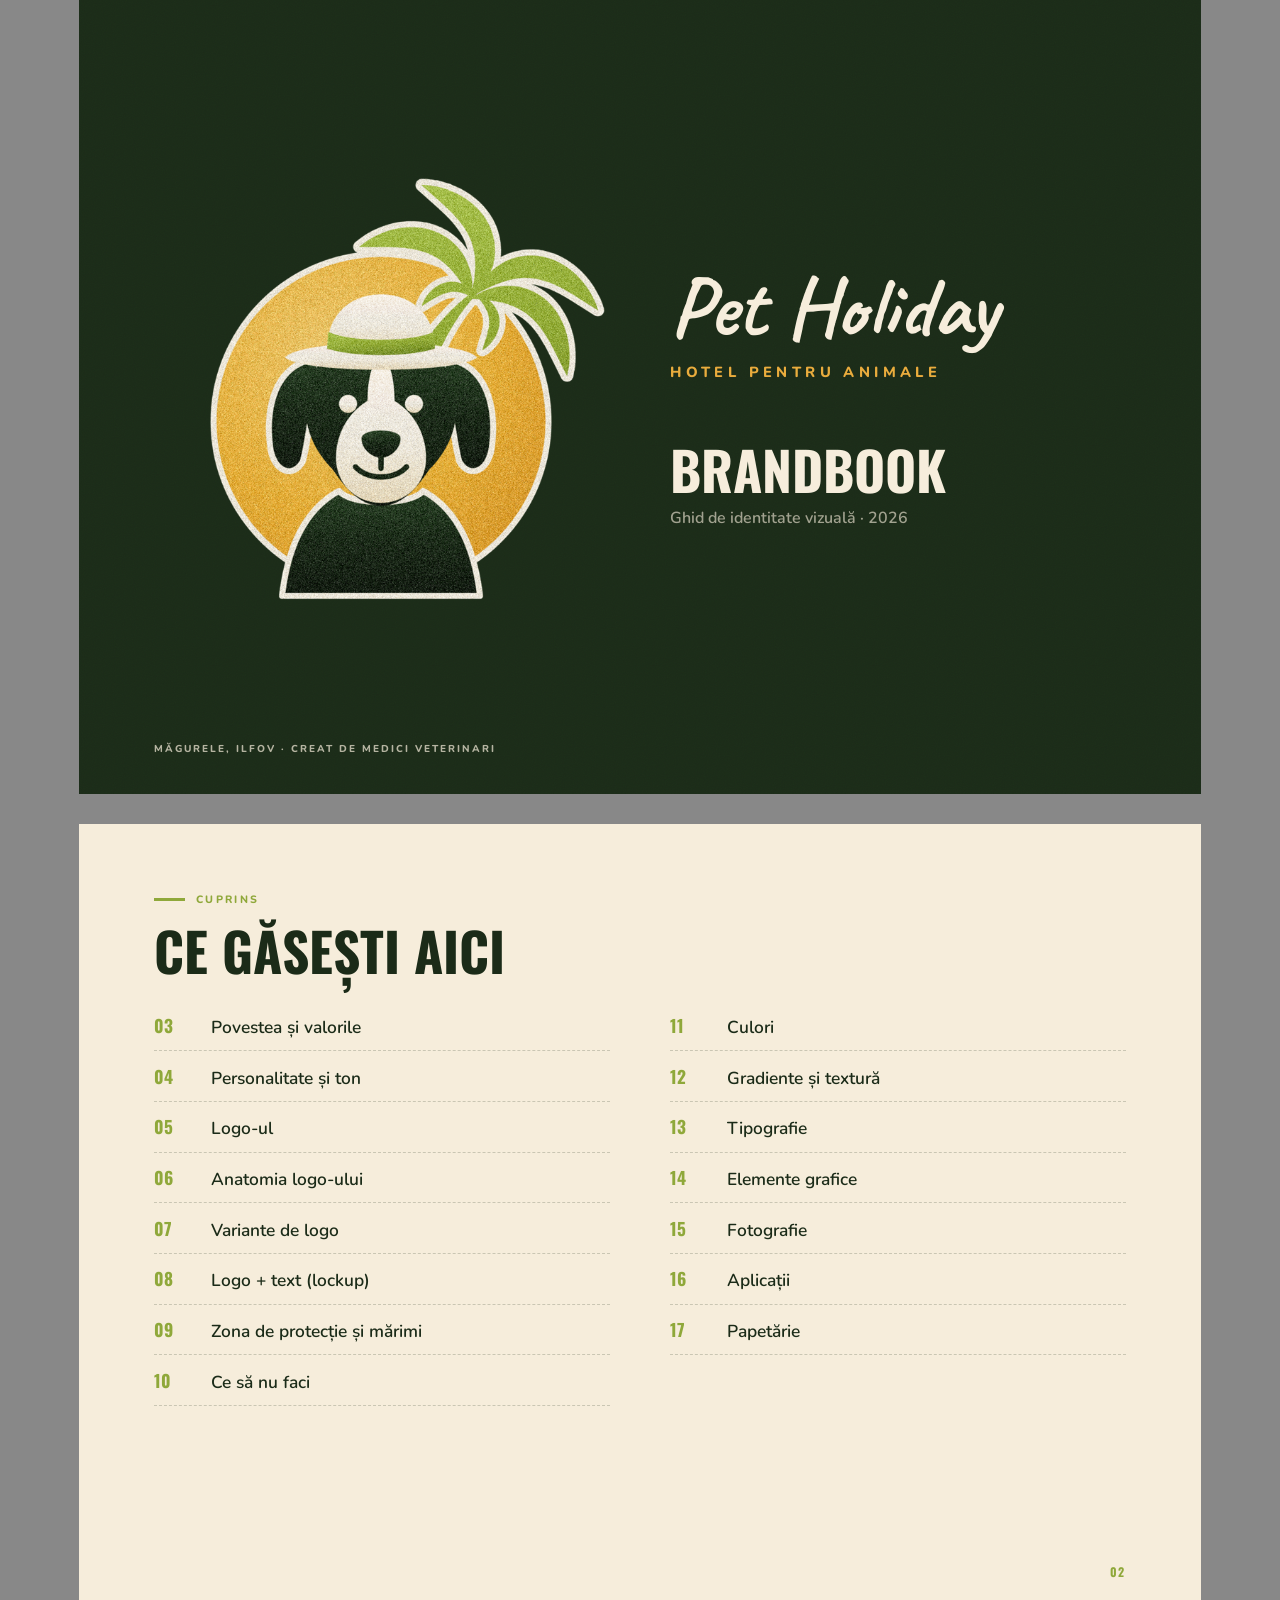
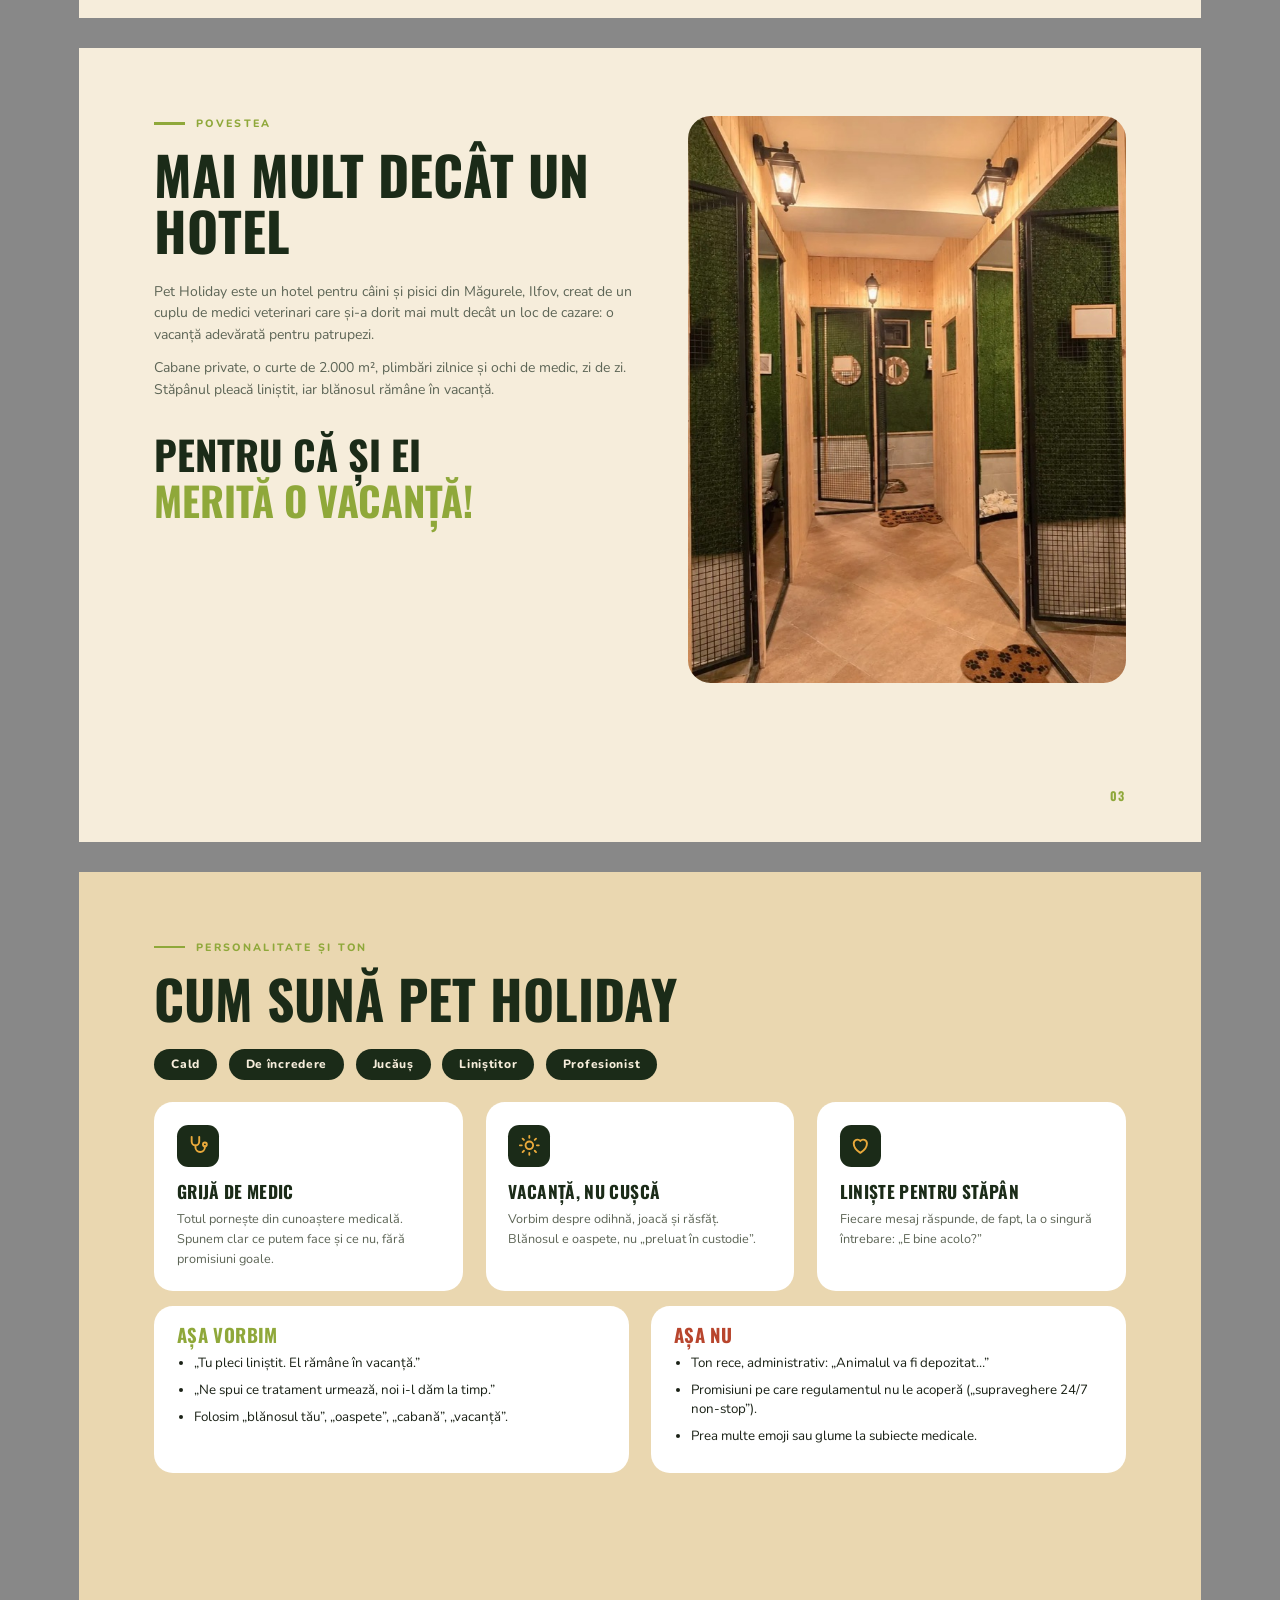
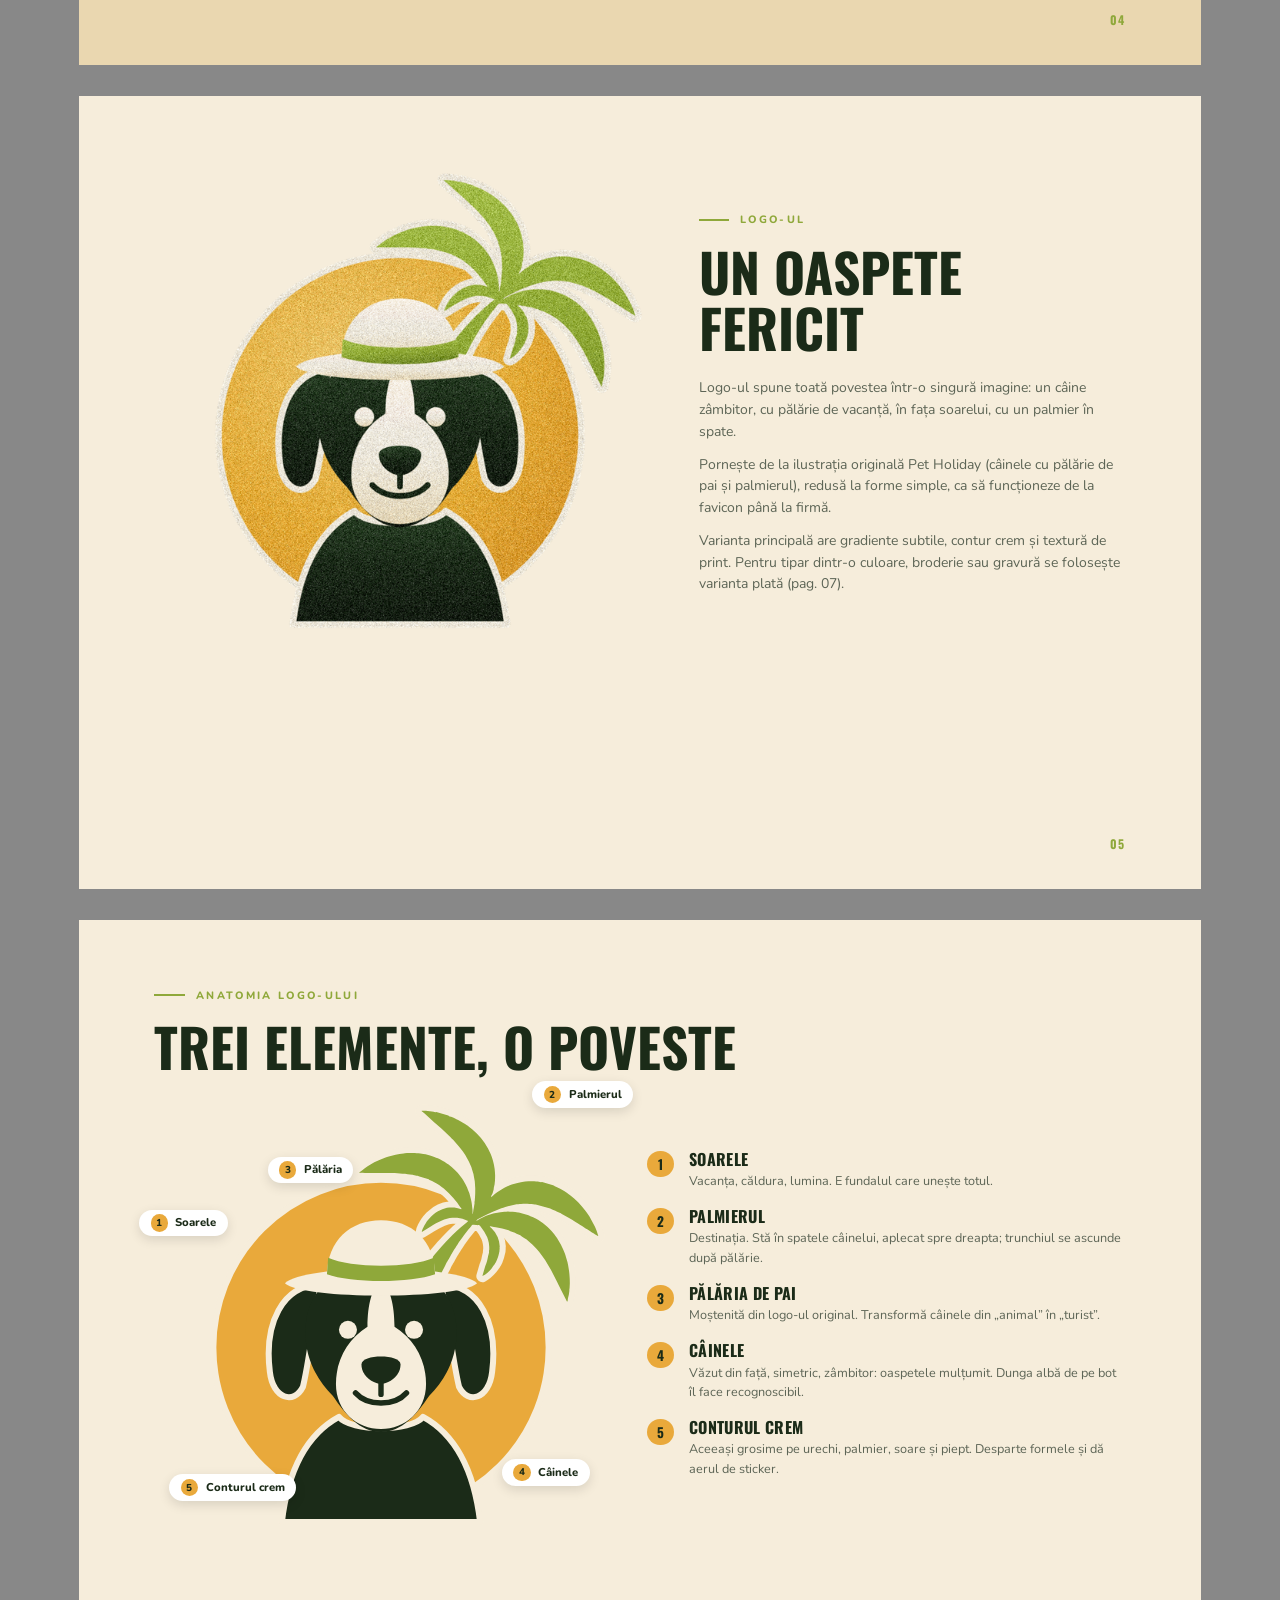
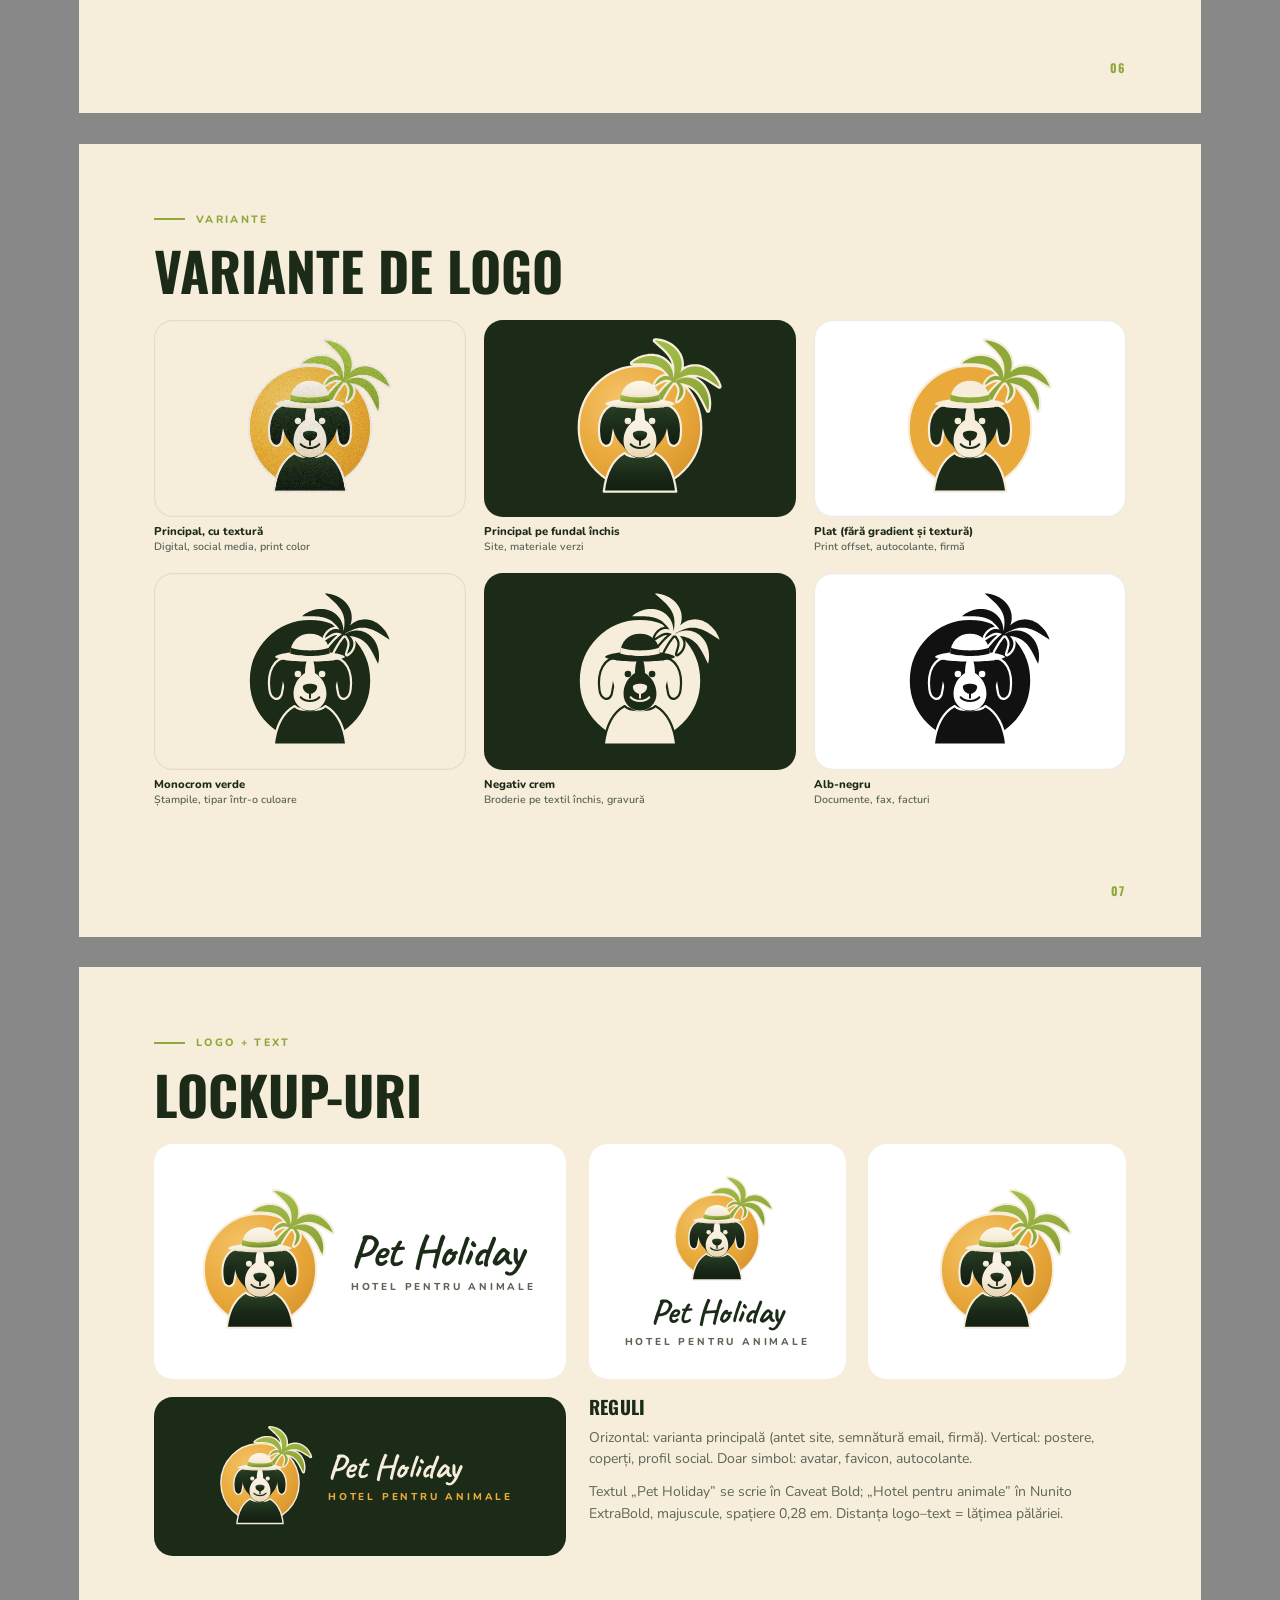
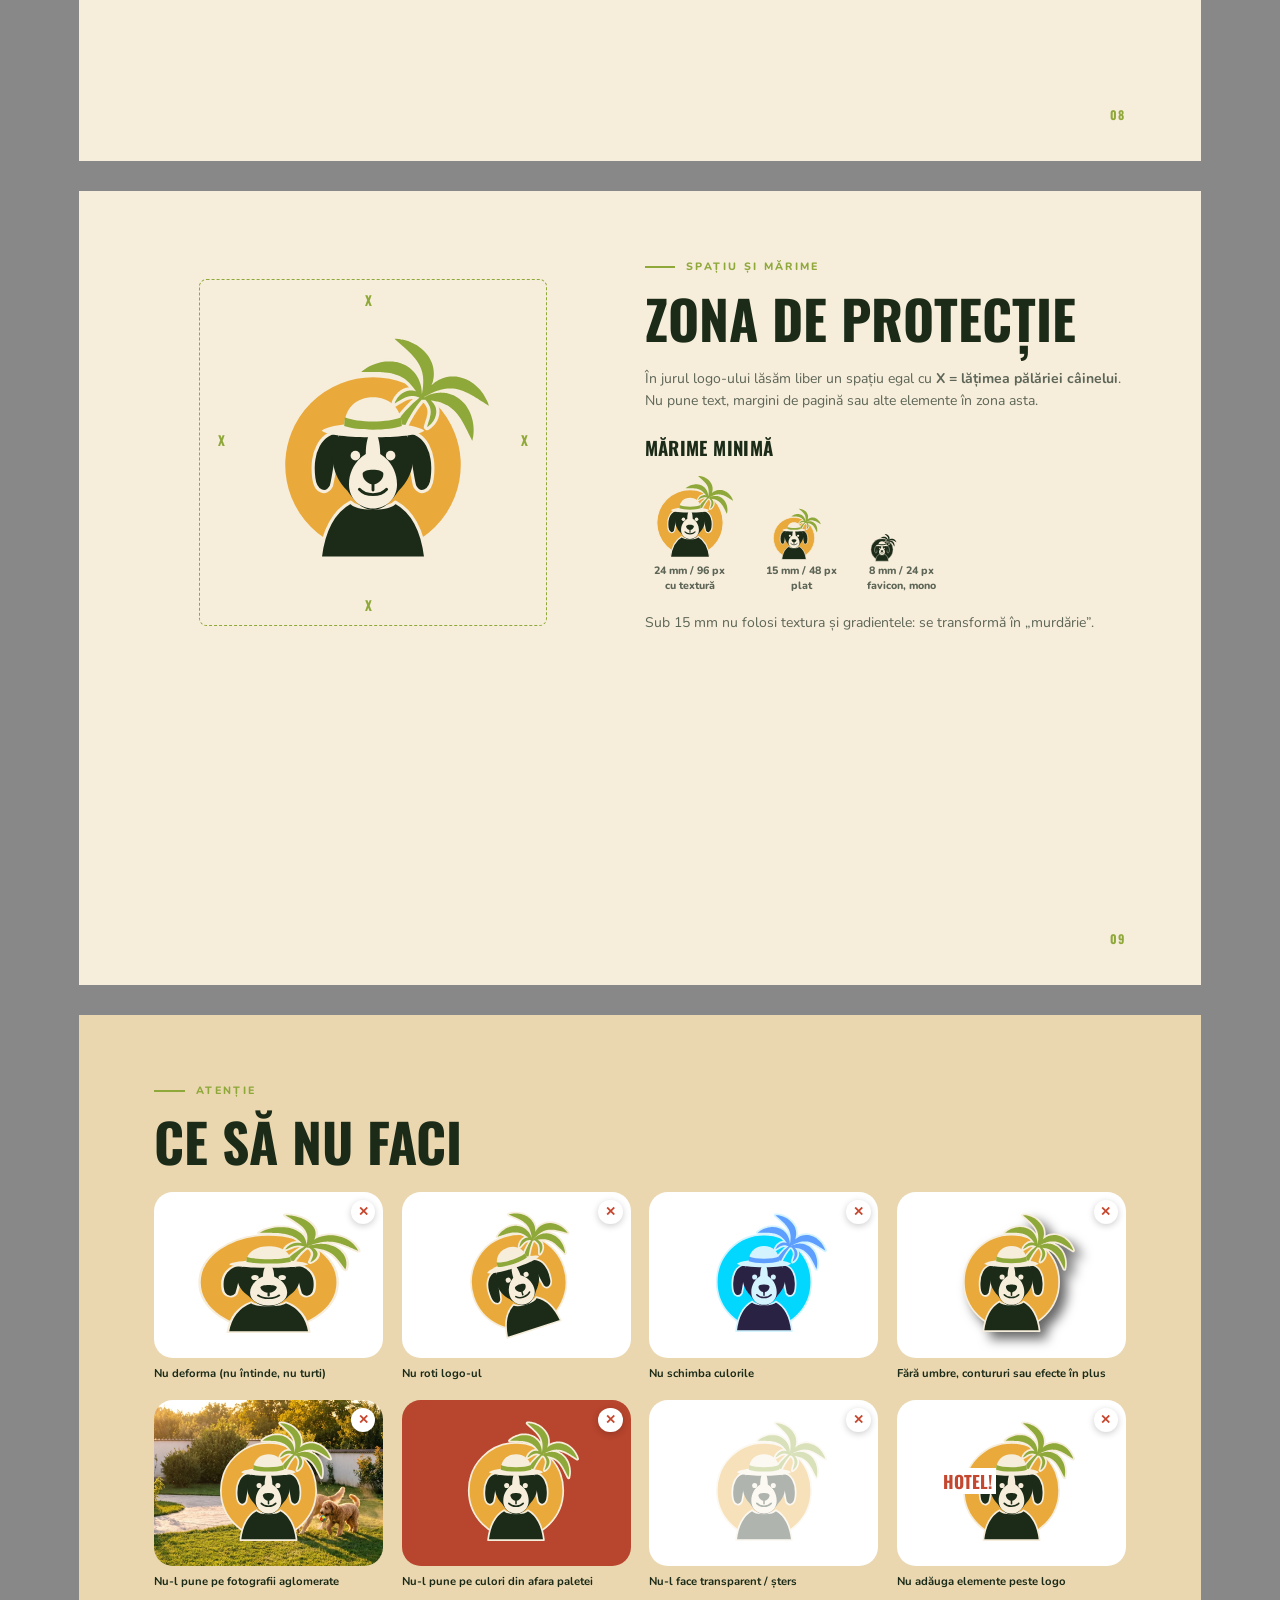
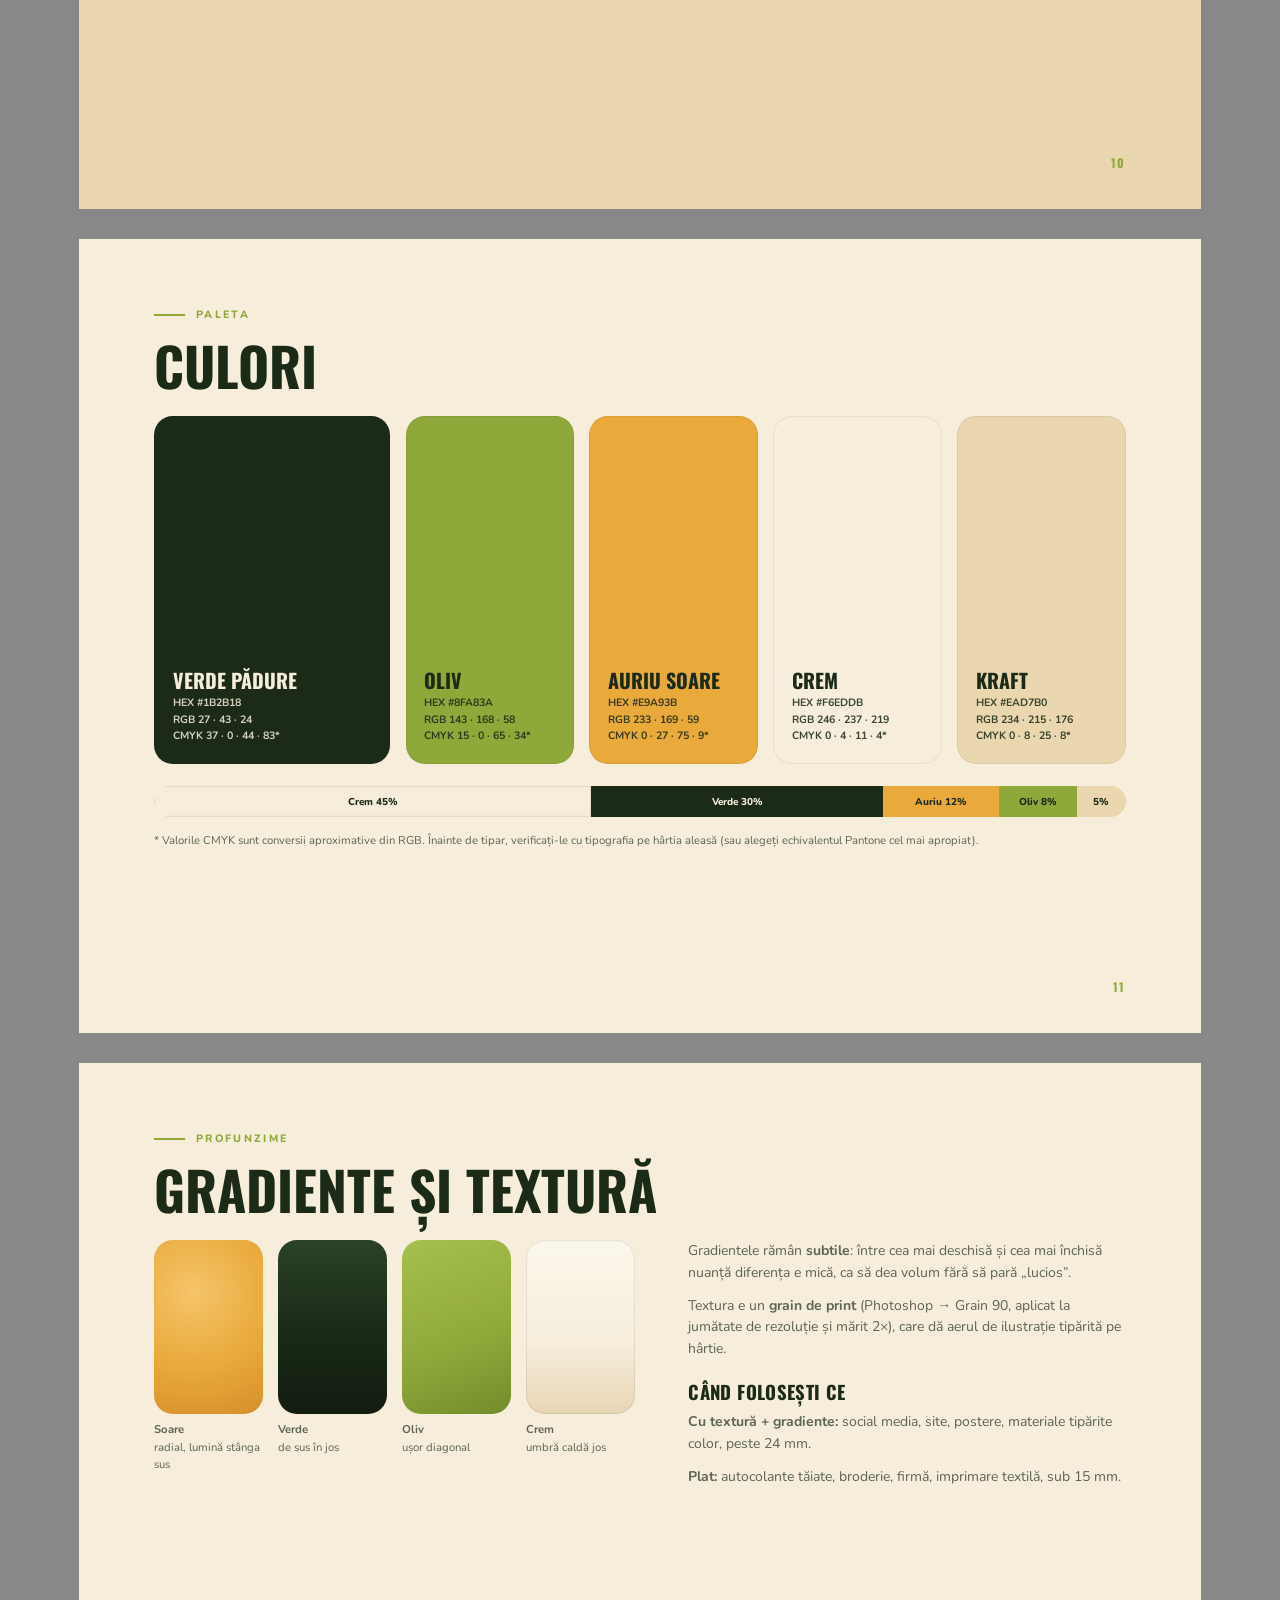
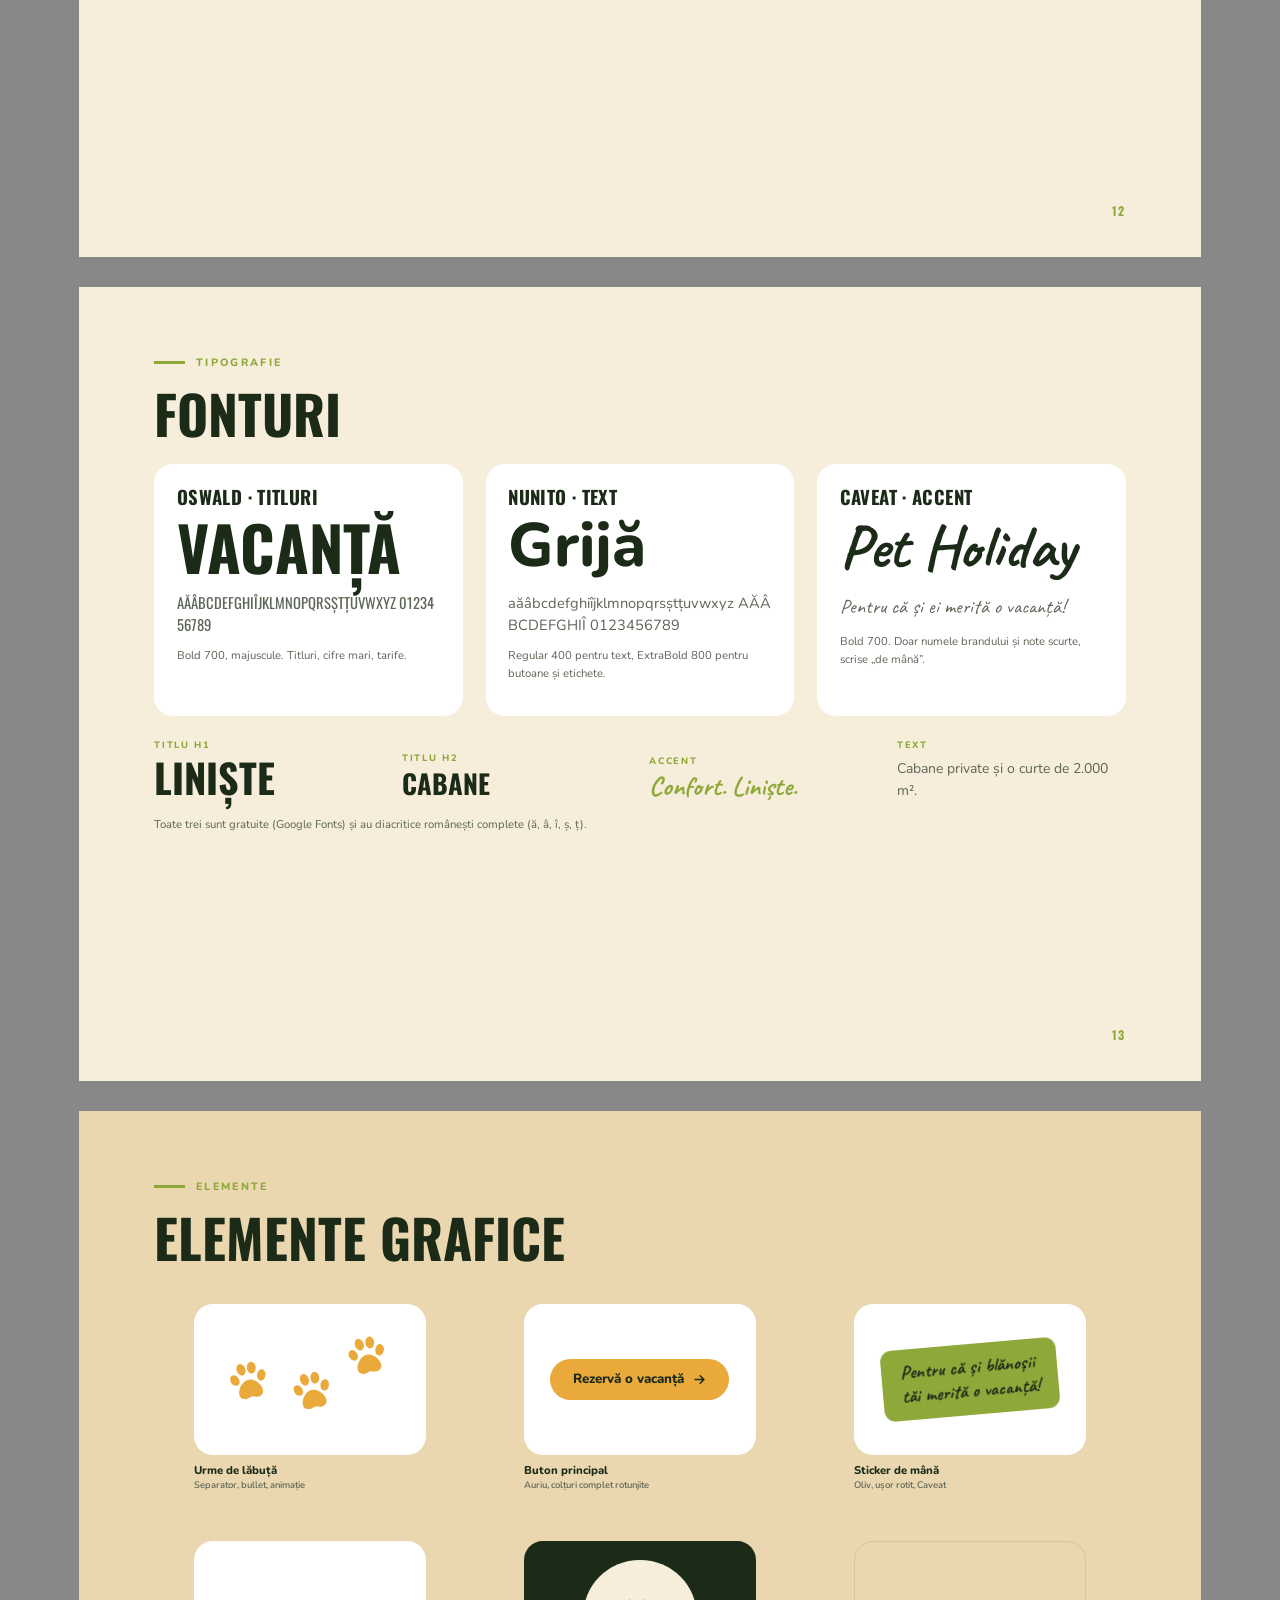
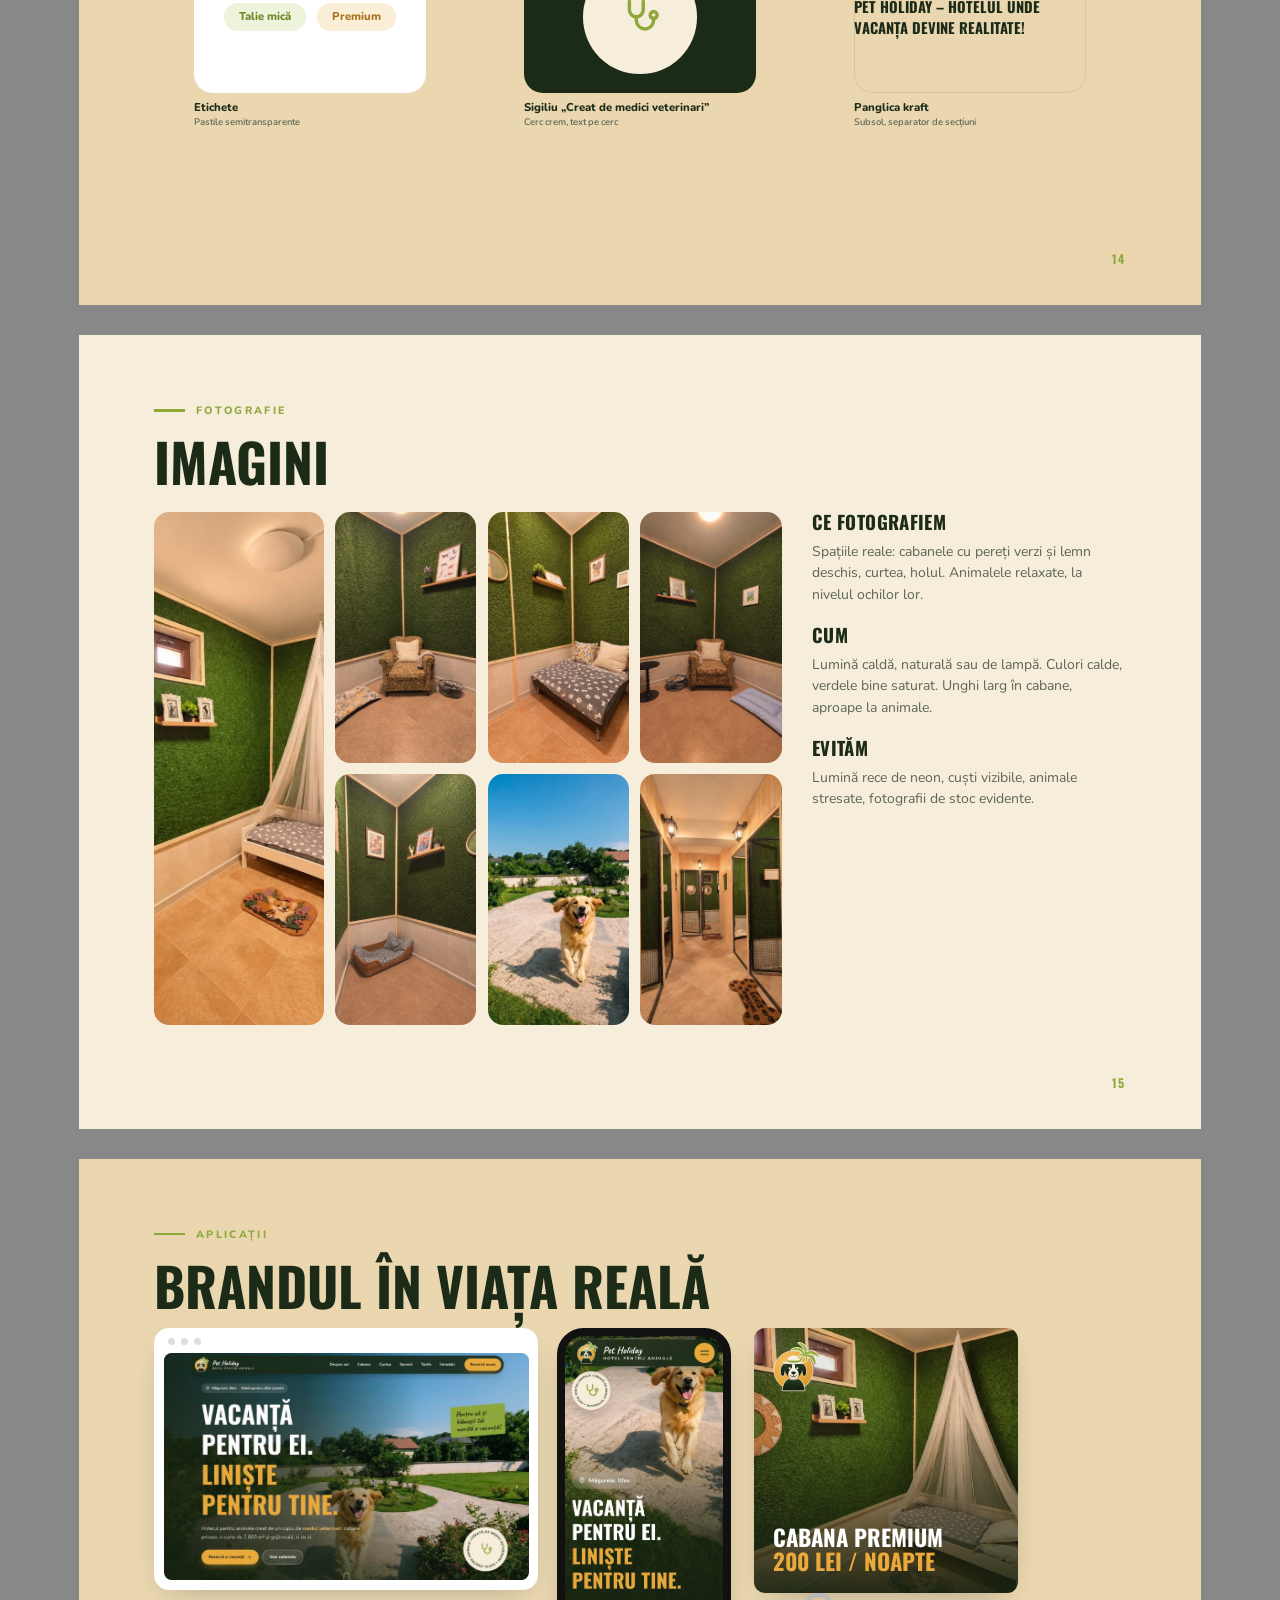
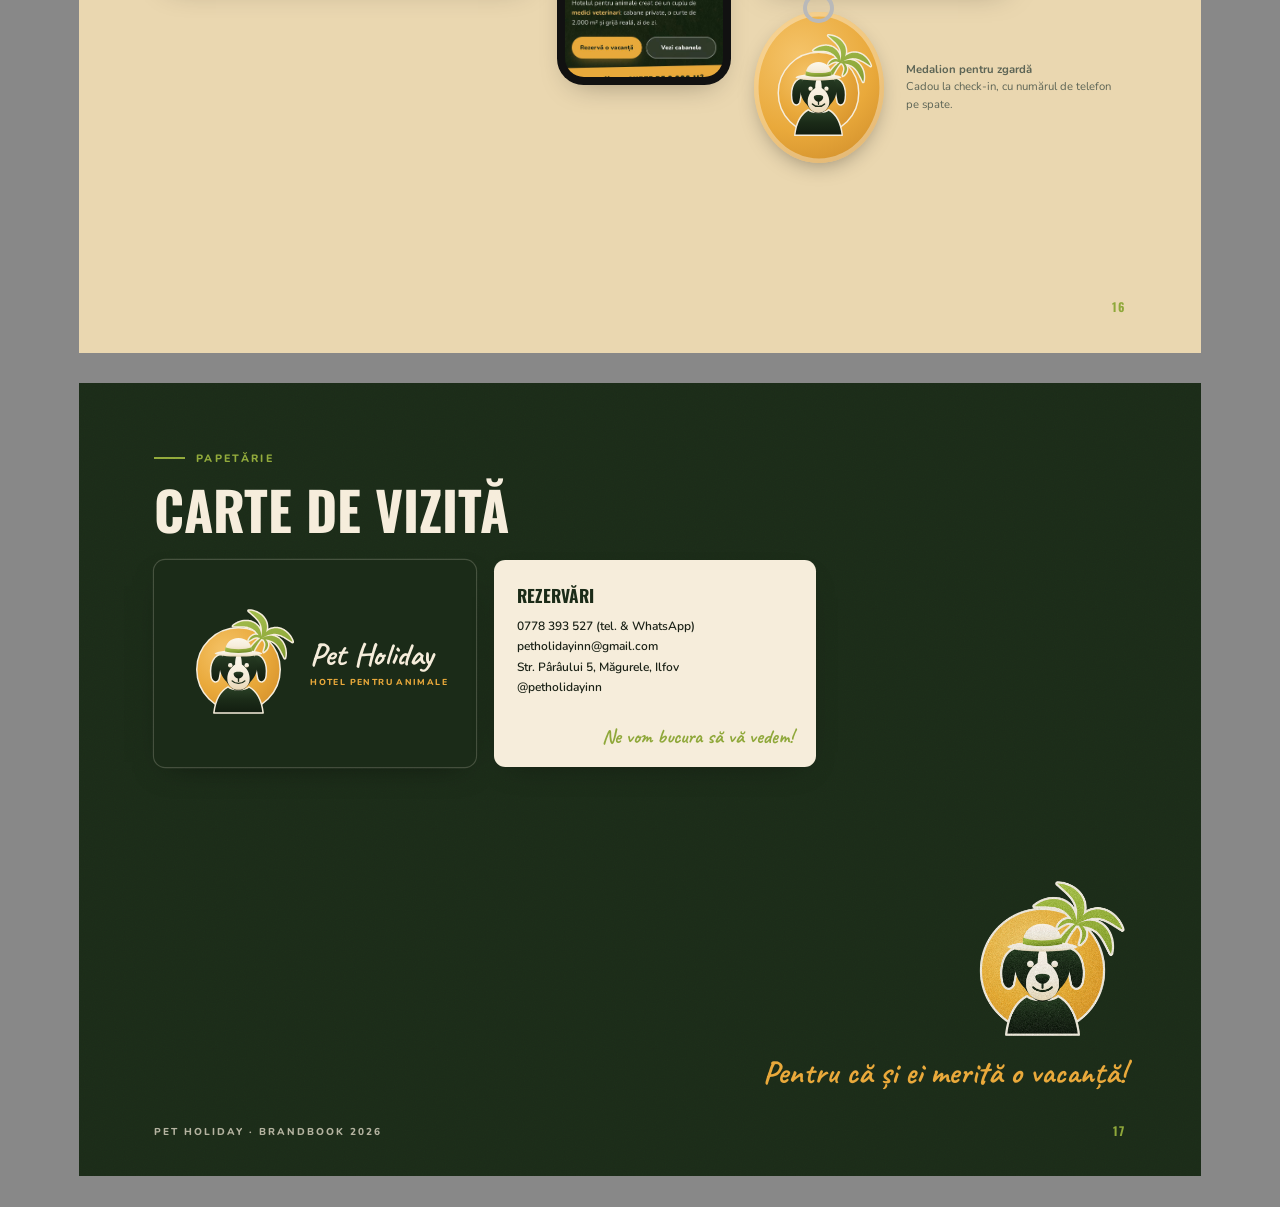
<file: brandbook/index.html>
<!doctype html>
<html lang="ro">
<head>
<meta charset="utf-8">
<title>Pet Holiday – Brandbook</title>
<link rel="preconnect" href="https://fonts.googleapis.com">
<link rel="preconnect" href="https://fonts.gstatic.com" crossorigin>
<link href="https://fonts.googleapis.com/css2?family=Oswald:wght@500;600;700&family=Caveat:wght@500;700&family=Nunito:ital,wght@0,400;0,600;0,700;0,800;1,400&display=swap" rel="stylesheet">
<style>
  @page { size: 297mm 210mm; margin: 0; }
  :root { --forest:#1b2b18; --forest2:#24391f; --olive:#8fa83a; --gold:#e9a93b; --cream:#f6eddb; --kraft:#ead7b0; --ink:#1a2116; --muted:#5d6556; }
  * { box-sizing: border-box; -webkit-print-color-adjust: exact; print-color-adjust: exact; }
  html, body { margin: 0; background: #888; font-family: Nunito, sans-serif; color: var(--ink); }
  .page { width: 297mm; height: 210mm; position: relative; overflow: hidden; background: var(--cream); page-break-after: always; break-after: page; padding: 18mm 20mm; margin: 0 auto 8mm; }
  .page:last-child { page-break-after: auto; break-after: auto; }
  @media print { html, body { background: none; } .page { margin: 0; } }
  .dark { background: var(--forest); color: var(--cream); }
  .kraft { background: var(--kraft); }
  h1, h2, h3 { font-family: Oswald, sans-serif; text-transform: uppercase; margin: 0; line-height: 1.05; }
  h2 { font-size: 40pt; color: var(--forest); margin-bottom: 6mm; }
  .dark h2 { color: var(--cream); }
  h3 { font-size: 14pt; color: var(--forest); margin-bottom: 2.5mm; letter-spacing: .02em; }
  .dark h3 { color: var(--gold); }
  p { margin: 0 0 3mm; font-size: 10.5pt; line-height: 1.55; color: var(--muted); }
  .dark p { color: rgba(246,237,219,.78); }
  .eyebrow { display: flex; align-items: center; gap: 3mm; font: 800 8pt Nunito; letter-spacing: .22em; text-transform: uppercase; color: var(--olive); margin-bottom: 4mm; }
  .eyebrow::before { content: ""; width: 8mm; height: .6mm; background: currentColor; }
  .dark .eyebrow { color: var(--olive); }
  .script { font-family: Caveat, cursive; font-weight: 700; }
  .num { position: absolute; right: 20mm; bottom: 10mm; font: 700 9pt Oswald; color: var(--olive); letter-spacing: .1em; }
  .foot { position: absolute; left: 20mm; bottom: 10mm; font: 800 7.5pt Nunito; letter-spacing: .2em; text-transform: uppercase; color: var(--muted); opacity: .7; }
  .dark .foot { color: var(--cream); }
  .grid2 { display: grid; grid-template-columns: 1fr 1fr; gap: 14mm; align-items: center; }
  .card { background: #fff; border-radius: 5mm; padding: 6mm; }
  .tile { border-radius: 5mm; display: grid; place-items: center; }
  img { display: block; }

  /* copertă */
  .cover { display: grid; grid-template-columns: 1.05fr 1fr; align-items: center; gap: 10mm; }
  .cover .logo { width: 120mm; height: 120mm; }
  .cover .title b { display: block; font: 700 64pt/1 Caveat; color: var(--cream); }
  .cover .title small { display: block; font: 800 11pt Nunito; letter-spacing: .3em; text-transform: uppercase; color: var(--gold); margin-top: 3mm; }
  .cover .title .bb { font: 700 40pt/1 Oswald; text-transform: uppercase; color: var(--cream); margin-top: 16mm; }
  .cover .title .yr { font: 600 12pt Nunito; color: rgba(246,237,219,.6); margin-top: 3mm; }
  .grain { position: absolute; inset: 0; pointer-events: none; opacity: .14; background-image: url("data:image/svg+xml,%3Csvg xmlns='http://www.w3.org/2000/svg' width='220' height='220'%3E%3Cfilter id='n'%3E%3CfeTurbulence type='fractalNoise' baseFrequency='.9' numOctaves='2' stitchTiles='stitch'/%3E%3C/filter%3E%3Crect width='220' height='220' filter='url(%23n)'/%3E%3C/svg%3E"); mix-blend-mode: overlay; }

  /* cuprins */
  .toc { columns: 2; column-gap: 16mm; margin-top: 4mm; }
  .toc div { display: flex; gap: 5mm; align-items: baseline; padding: 3mm 0; border-bottom: .3mm dashed rgba(27,43,24,.2); break-inside: avoid; font: 600 13pt Nunito; color: var(--forest); }
  .toc span { font: 700 13pt Oswald; color: var(--olive); width: 10mm; }

  .values { display: grid; grid-template-columns: repeat(3, 1fr); gap: 6mm; margin-top: 8mm; }
  .values .card h3 { font-size: 13pt; }
  .values .card p { font-size: 9.5pt; margin: 0; }
  .ico { width: 11mm; height: 11mm; border-radius: 3mm; background: var(--forest); color: var(--gold); display: grid; place-items: center; margin-bottom: 4mm; }
  .ico svg { width: 6mm; height: 6mm; }
  .quote { font: 700 30pt/1.15 Oswald; text-transform: uppercase; color: var(--forest); }
  .quote em { font-style: normal; color: var(--olive); }

  .voice { display: grid; grid-template-columns: 1fr 1fr; gap: 6mm; margin-top: 4mm; }
  .voice .card { padding: 5mm 6mm; }
  .voice li { font-size: 10pt; line-height: 1.45; color: var(--ink); margin-bottom: 2mm; }
  .voice ul { margin: 0; padding-left: 4.5mm; }
  .ok h3 { color: var(--olive); } .no h3 { color: #b8452d; }
  .traits { display: flex; gap: 3mm; flex-wrap: wrap; margin: 2mm 0 6mm; }
  .traits span { padding: 2mm 4.5mm; border-radius: 99mm; background: var(--forest); color: var(--cream); font: 800 9pt Nunito; letter-spacing: .06em; }

  /* logo */
  .anat { position: relative; width: 120mm; height: 120mm; }
  .anat img { width: 100%; height: 100%; }
  .lbl { position: absolute; font: 800 8.5pt Nunito; color: var(--forest); background: #fff; padding: 1.2mm 3mm; border-radius: 99mm; white-space: nowrap; box-shadow: 0 1mm 3mm rgba(0,0,0,.12); }
  .lbl::before { content: attr(data-n); display: inline-grid; place-items: center; width: 4.6mm; height: 4.6mm; border-radius: 50%; background: var(--gold); color: var(--forest); margin-right: 2mm; font-size: 7.5pt; }
  .legend .row { display: flex; gap: 4mm; margin-bottom: 4.5mm; }
  .legend .row b { flex: none; width: 7mm; height: 7mm; border-radius: 50%; background: var(--gold); display: grid; place-items: center; font: 700 10pt Oswald; color: var(--forest); }
  .legend h3 { font-size: 12pt; margin-bottom: 1mm; }
  .legend p { margin: 0; font-size: 9.5pt; }

  .variants { display: grid; grid-template-columns: repeat(3, 1fr); gap: 5mm; margin-top: 2mm; }
  .variants figure { margin: 0; }
  .variants .tile { height: 52mm; }
  .variants img { width: 44mm; height: 44mm; }
  .variants figcaption { margin-top: 2mm; font: 800 8.5pt Nunito; color: var(--forest); }
  .variants figcaption small { display: block; font-weight: 600; color: var(--muted); font-size: 8pt; }

  .lockups { display: grid; grid-template-columns: 1.6fr 1fr 1fr; gap: 6mm; margin-top: 4mm; }
  .lock { display: flex; align-items: center; gap: 4mm; }
  .wm b { display: block; font: 700 34pt/1 Caveat; color: var(--forest); }
  .wm small { display: block; font: 800 7.5pt Nunito; letter-spacing: .28em; text-transform: uppercase; color: var(--muted); margin-top: 1.5mm; white-space: nowrap; }
  .dark .wm b, .wmdark b { color: var(--cream); } .wmdark small { color: var(--gold); }

  .clear { position: relative; width: 92mm; height: 92mm; margin: 0 auto; }
  .clear .box { position: absolute; inset: 0; border: .4mm dashed var(--olive); border-radius: 2mm; }
  .clear .inner { position: absolute; inset: 14mm; }
  .clear .inner img { width: 100%; height: 100%; }
  .clear .x { position: absolute; font: 700 10pt Oswald; color: var(--olive); }
  .sizes { display: flex; align-items: flex-end; gap: 8mm; margin-top: 4mm; }
  .sizes div { text-align: center; font: 800 8pt Nunito; color: var(--muted); }

  .donts { display: grid; grid-template-columns: repeat(4, 1fr); gap: 5mm; }
  .donts figure { margin: 0; }
  .donts .tile { height: 44mm; position: relative; background: #fff; overflow: hidden; }
  .donts img { width: 34mm; height: 34mm; }
  .donts .tile::after { content: "✕"; position: absolute; top: 2mm; right: 2mm; width: 6.5mm; height: 6.5mm; border-radius: 50%; background: #fff; display: grid; place-items: center; font: 800 10pt Nunito; color: #c4472f; box-shadow: 0 .5mm 2mm rgba(0,0,0,.2); }
  .donts figcaption { margin-top: 2mm; font: 700 8.5pt Nunito; color: var(--forest); line-height: 1.35; }

  .swatches { display: grid; grid-template-columns: 1.4fr 1fr 1fr 1fr 1fr; gap: 4mm; height: 92mm; }
  .sw { border-radius: 5mm; padding: 5mm; display: flex; flex-direction: column; justify-content: flex-end; box-shadow: inset 0 0 0 .3mm rgba(0,0,0,.06); }
  .sw b { font: 700 15pt Oswald; text-transform: uppercase; }
  .sw span { font: 700 8pt Nunito; line-height: 1.55; opacity: .85; }
  .bar { display: flex; height: 8mm; border-radius: 99mm; overflow: hidden; margin-top: 6mm; }
  .bar div { display: grid; place-items: center; font: 800 7.5pt Nunito; }

  .type { display: grid; grid-template-columns: 1fr 1fr 1fr; gap: 6mm; }
  .type .card { padding: 6mm; }
  .type .big { font-size: 46pt; line-height: 1; color: var(--forest); margin: 2mm 0 4mm; }
  .type .abc { font-size: 11pt; color: var(--muted); line-height: 1.5; word-break: break-all; }
  .hier { margin-top: 6mm; display: grid; grid-template-columns: repeat(4, 1fr); gap: 5mm; align-items: end; }
  .hier div small { display: block; font: 800 7pt Nunito; letter-spacing: .18em; text-transform: uppercase; color: var(--olive); margin-bottom: 1.5mm; }

  .elems { display: grid; grid-template-columns: repeat(3, 1fr); gap: 5mm; }
  .elems .tile { height: 40mm; background: #fff; }
  .elems figcaption { margin-top: 2mm; font: 800 8.5pt Nunito; color: var(--forest); }
  .elems figcaption small { display: block; font-weight: 600; color: var(--muted); }
  .btn { display: inline-flex; align-items: center; gap: 2mm; padding: 3mm 6mm; border-radius: 99mm; background: var(--gold); color: var(--forest); font: 800 10pt Nunito; }
  .chip { padding: 1.6mm 4mm; border-radius: 99mm; background: rgba(169,195,74,.2); color: #6c8526; font: 800 8.5pt Nunito; }
  .stk { padding: 3mm 5mm; border-radius: 3mm; background: var(--olive); color: var(--forest); font: 700 14pt Caveat; transform: rotate(-5deg); }

  .photos { display: grid; grid-template-columns: 1.2fr 1fr 1fr 1fr; grid-template-rows: 1fr 1fr; gap: 3mm; height: 120mm; }
  .photos img { width: 100%; height: 100%; object-fit: cover; border-radius: 4mm; }
  .photos img:first-child { grid-row: span 2; }

  .apps { display: grid; grid-template-columns: 1.55fr 1fr; gap: 6mm; height: 150mm; }
  .browser { background: #fff; border-radius: 4mm; padding: 2.5mm; box-shadow: 0 3mm 8mm -4mm rgba(0,0,0,.3); }
  .browser .dots { display: flex; gap: 1.5mm; margin: 0 0 2mm 1mm; } .browser .dots i { width: 2mm; height: 2mm; border-radius: 50%; background: #ddd; }
  .browser img { width: 100%; border-radius: 2mm; }
  .phone { width: 46mm; border-radius: 7mm; background: #111; padding: 2.2mm; box-shadow: 0 3mm 8mm -4mm rgba(0,0,0,.4); }
  .phone img { width: 100%; border-radius: 5mm; }
  .bcards { display: flex; gap: 5mm; }
  .bc { width: 85mm; height: 55mm; border-radius: 3mm; padding: 6mm; position: relative; box-shadow: 0 3mm 8mm -4mm rgba(0,0,0,.35); }
  .ig { width: 70mm; height: 70mm; border-radius: 3mm; overflow: hidden; position: relative; box-shadow: 0 3mm 8mm -4mm rgba(0,0,0,.35); }
  .ig img.bg { position: absolute; inset: 0; width: 100%; height: 100%; object-fit: cover; }
  .ig .shade { position: absolute; inset: 0; background: linear-gradient(0deg, rgba(20,33,17,.92), rgba(20,33,17,.1) 65%); }
  .ig .txt { position: absolute; left: 5mm; right: 5mm; bottom: 5mm; color: #fff; font: 700 17pt/1.05 Oswald; text-transform: uppercase; }
  .ig .txt em { font-style: normal; color: var(--gold); }
  .ig .lg { position: absolute; top: 3.5mm; left: 3.5mm; width: 14mm; height: 14mm; }
  .tag { width: 40mm; height: 40mm; border-radius: 50%; background: radial-gradient(circle at 35% 30%, #f5c46a, #e9a93b 55%, #c98626); display: grid; place-items: center; box-shadow: 0 2mm 6mm -2mm rgba(0,0,0,.4), inset 0 0 0 1.2mm rgba(255,255,255,.35); position: relative; }
  .tag::before { content: ""; position: absolute; top: -5mm; width: 6mm; height: 6mm; border-radius: 50%; border: 1.2mm solid #b9b9b9; }
  .tag img { width: 29mm; height: 29mm; }
</style>
</head>
<body>
<svg width="0" height="0" style="position:absolute">
  <symbol id="paw" viewBox="0 0 64 64" fill="currentColor"><ellipse cx="13" cy="28" rx="6" ry="8" transform="rotate(-22 13 28)"/><ellipse cx="51" cy="28" rx="6" ry="8" transform="rotate(22 51 28)"/><ellipse cx="24.5" cy="15" rx="6.2" ry="8.4" transform="rotate(-8 24.5 15)"/><ellipse cx="39.5" cy="15" rx="6.2" ry="8.4" transform="rotate(8 39.5 15)"/><path d="M32 31c-9 0-17 10-17 18 0 6 5 8 9 8 3 0 5-2 8-2s5 2 8 2c4 0 9-2 9-8 0-8-8-18-17-18z"/></symbol>
  <symbol id="steth" viewBox="0 0 24 24" fill="none" stroke="currentColor" stroke-width="2" stroke-linecap="round" stroke-linejoin="round"><path d="M6 3v5a4 4 0 0 0 8 0V3"/><path d="M10 12v2a5 5 0 0 0 10 0v-1"/><circle cx="20" cy="11" r="2"/></symbol>
  <symbol id="sun" viewBox="0 0 24 24" fill="none" stroke="currentColor" stroke-width="2" stroke-linecap="round"><circle cx="12" cy="12" r="4"/><path d="M12 2v2M12 20v2M4.9 4.9l1.4 1.4M17.7 17.7l1.4 1.4M2 12h2M20 12h2M4.9 19.1l1.4-1.4M17.7 6.3l1.4-1.4"/></symbol>
  <symbol id="heart" viewBox="0 0 24 24" fill="none" stroke="currentColor" stroke-width="2" stroke-linecap="round" stroke-linejoin="round"><path d="M12 20s-7-4.5-7-10a4 4 0 0 1 7-2.6A4 4 0 0 1 19 10c0 5.5-7 10-7 10z"/></symbol>
  <symbol id="arrow" viewBox="0 0 24 24" fill="none" stroke="currentColor" stroke-width="2.4" stroke-linecap="round" stroke-linejoin="round"><path d="M5 12h14M13 6l6 6-6 6"/></symbol>
</svg>

<!-- 1. COPERTĂ -->
<section class="page dark cover">
  <div class="grain"></div>
  <img class="logo" src="assets/logo-textura-1200.png" alt="">
  <div class="title">
    <b>Pet Holiday</b>
    <small>Hotel pentru animale</small>
    <div class="bb">Brandbook</div>
    <div class="yr">Ghid de identitate vizuală · 2026</div>
  </div>
  <div class="foot">Măgurele, Ilfov · creat de medici veterinari</div>
</section>

<!-- 2. CUPRINS -->
<section class="page">
  <p class="eyebrow">Cuprins</p>
  <h2>Ce găsești aici</h2>
  <div class="toc">
    <div><span>03</span>Povestea și valorile</div>
    <div><span>04</span>Personalitate și ton</div>
    <div><span>05</span>Logo-ul</div>
    <div><span>06</span>Anatomia logo-ului</div>
    <div><span>07</span>Variante de logo</div>
    <div><span>08</span>Logo + text (lockup)</div>
    <div><span>09</span>Zona de protecție și mărimi</div>
    <div><span>10</span>Ce să nu faci</div>
    <div><span>11</span>Culori</div>
    <div><span>12</span>Gradiente și textură</div>
    <div><span>13</span>Tipografie</div>
    <div><span>14</span>Elemente grafice</div>
    <div><span>15</span>Fotografie</div>
    <div><span>16</span>Aplicații</div>
    <div><span>17</span>Papetărie</div>
  </div>
  <div class="num">02</div>
</section>

<!-- 3. POVESTE -->
<section class="page">
  <div class="grid2" style="grid-template-columns:1.1fr 1fr; align-items:start">
    <div>
      <p class="eyebrow">Povestea</p>
      <h2>Mai mult decât un hotel</h2>
      <p>Pet Holiday este un hotel pentru câini și pisici din Măgurele, Ilfov, creat de un cuplu de medici veterinari care și-a dorit mai mult decât un loc de cazare: o vacanță adevărată pentru patrupezi.</p>
      <p>Cabane private, o curte de 2.000 m², plimbări zilnice și ochi de medic, zi de zi. Stăpânul pleacă liniștit, iar blănosul rămâne în vacanță.</p>
      <p class="quote" style="margin-top:8mm">Pentru că și ei<br><em>merită o vacanță!</em></p>
    </div>
    <div><img src="assets/real-hol.jpg" alt="" style="width:100%;height:150mm;object-fit:cover;border-radius:6mm"></div>
  </div>
  <div class="num">03</div>
</section>

<!-- 4. PERSONALITATE -->
<section class="page kraft">
  <p class="eyebrow">Personalitate și ton</p>
  <h2>Cum sună Pet Holiday</h2>
  <div class="traits"><span>Cald</span><span>De încredere</span><span>Jucăuș</span><span>Liniștitor</span><span>Profesionist</span></div>
  <div class="values" style="margin-top:0">
    <div class="card"><div class="ico"><svg><use href="#steth"/></svg></div><h3>Grijă de medic</h3><p>Totul pornește din cunoaștere medicală. Spunem clar ce putem face și ce nu, fără promisiuni goale.</p></div>
    <div class="card"><div class="ico"><svg><use href="#sun"/></svg></div><h3>Vacanță, nu cușcă</h3><p>Vorbim despre odihnă, joacă și răsfăț. Blănosul e oaspete, nu „preluat în custodie”.</p></div>
    <div class="card"><div class="ico"><svg><use href="#heart"/></svg></div><h3>Liniște pentru stăpân</h3><p>Fiecare mesaj răspunde, de fapt, la o singură întrebare: „E bine acolo?”</p></div>
  </div>
  <div class="voice">
    <div class="card ok"><h3>Așa vorbim</h3><ul><li>„Tu pleci liniștit. El rămâne în vacanță.”</li><li>„Ne spui ce tratament urmează, noi i-l dăm la timp.”</li><li>Folosim „blănosul tău”, „oaspete”, „cabană”, „vacanță”.</li></ul></div>
    <div class="card no"><h3>Așa nu</h3><ul><li>Ton rece, administrativ: „Animalul va fi depozitat…”</li><li>Promisiuni pe care regulamentul nu le acoperă („supraveghere 24/7 non-stop”).</li><li>Prea multe emoji sau glume la subiecte medicale.</li></ul></div>
  </div>
  <div class="num">04</div>
</section>

<!-- 5. LOGO -->
<section class="page">
  <div class="grid2" style="grid-template-columns:1fr 1fr">
    <div style="display:grid;place-items:center"><img src="assets/logo-textura-1200.png" alt="" style="width:130mm;height:130mm"></div>
    <div>
      <p class="eyebrow">Logo-ul</p>
      <h2>Un oaspete fericit</h2>
      <p>Logo-ul spune toată povestea într-o singură imagine: un câine zâmbitor, cu pălărie de vacanță, în fața soarelui, cu un palmier în spate.</p>
      <p>Pornește de la ilustrația originală Pet Holiday (câinele cu pălărie de pai și palmierul), redusă la forme simple, ca să funcționeze de la favicon până la firmă.</p>
      <p>Varianta principală are gradiente subtile, contur crem și textură de print. Pentru tipar dintr-o culoare, broderie sau gravură se folosește varianta plată (pag. 07).</p>
    </div>
  </div>
  <div class="num">05</div>
</section>

<!-- 6. ANATOMIE -->
<section class="page">
  <p class="eyebrow">Anatomia logo-ului</p>
  <h2>Trei elemente, o poveste</h2>
  <div class="grid2" style="grid-template-columns:1fr 1.05fr; gap:10mm">
    <div class="anat">
      <img src="assets/logo-plat.svg" alt="">
      <span class="lbl" data-n="1" style="left:-4mm;top:30mm">Soarele</span>
      <span class="lbl" data-n="2" style="left:100mm;top:-4mm">Palmierul</span>
      <span class="lbl" data-n="3" style="left:30mm;top:16mm">Pălăria</span>
      <span class="lbl" data-n="4" style="left:92mm;top:96mm">Câinele</span>
      <span class="lbl" data-n="5" style="left:4mm;top:100mm">Conturul crem</span>
    </div>
    <div class="legend">
      <div class="row"><b>1</b><div><h3>Soarele</h3><p>Vacanța, căldura, lumina. E fundalul care unește totul.</p></div></div>
      <div class="row"><b>2</b><div><h3>Palmierul</h3><p>Destinația. Stă în spatele câinelui, aplecat spre dreapta; trunchiul se ascunde după pălărie.</p></div></div>
      <div class="row"><b>3</b><div><h3>Pălăria de pai</h3><p>Moștenită din logo-ul original. Transformă câinele din „animal” în „turist”.</p></div></div>
      <div class="row"><b>4</b><div><h3>Câinele</h3><p>Văzut din față, simetric, zâmbitor: oaspetele mulțumit. Dunga albă de pe bot îl face recognoscibil.</p></div></div>
      <div class="row"><b>5</b><div><h3>Conturul crem</h3><p>Aceeași grosime pe urechi, palmier, soare și piept. Desparte formele și dă aerul de sticker.</p></div></div>
    </div>
  </div>
  <div class="num">06</div>
</section>

<!-- 7. VARIANTE -->
<section class="page">
  <p class="eyebrow">Variante</p>
  <h2>Variante de logo</h2>
  <div class="variants">
    <figure><div class="tile" style="background:var(--cream);box-shadow:inset 0 0 0 .3mm rgba(0,0,0,.08)"><img src="assets/logo-textura-1200.png" alt=""></div><figcaption>Principal, cu textură<small>Digital, social media, print color</small></figcaption></figure>
    <figure><div class="tile" style="background:var(--forest)"><img src="assets/logo-gradient.svg" alt=""></div><figcaption>Principal pe fundal închis<small>Site, materiale verzi</small></figcaption></figure>
    <figure><div class="tile" style="background:#fff;box-shadow:inset 0 0 0 .3mm rgba(0,0,0,.08)"><img src="assets/logo-plat.svg" alt=""></div><figcaption>Plat (fără gradient și textură)<small>Print offset, autocolante, firmă</small></figcaption></figure>
    <figure><div class="tile" style="background:var(--cream);box-shadow:inset 0 0 0 .3mm rgba(0,0,0,.08)"><img src="assets/logo-mono-verde.svg" alt=""></div><figcaption>Monocrom verde<small>Ștampile, tipar într-o culoare</small></figcaption></figure>
    <figure><div class="tile" style="background:var(--forest)"><img src="assets/logo-negativ.svg" alt=""></div><figcaption>Negativ crem<small>Broderie pe textil închis, gravură</small></figcaption></figure>
    <figure><div class="tile" style="background:#fff;box-shadow:inset 0 0 0 .3mm rgba(0,0,0,.08)"><img src="assets/logo-negru.svg" alt=""></div><figcaption>Alb-negru<small>Documente, fax, facturi</small></figcaption></figure>
  </div>
  <div class="num">07</div>
</section>

<!-- 8. LOCKUP -->
<section class="page">
  <p class="eyebrow">Logo + text</p>
  <h2>Lockup-uri</h2>
  <div class="lockups">
    <div class="card" style="display:grid;place-items:center;height:62mm"><div class="lock"><img src="assets/logo-gradient.svg" style="width:40mm;height:40mm" alt=""><div class="wm"><b>Pet Holiday</b><small>Hotel pentru animale</small></div></div></div>
    <div class="card" style="display:grid;place-items:center;height:62mm;text-align:center"><div><img src="assets/logo-gradient.svg" style="width:30mm;height:30mm;margin:0 auto 2mm" alt=""><div class="wm"><b style="font-size:26pt">Pet Holiday</b><small>Hotel pentru animale</small></div></div></div>
    <div class="card" style="display:grid;place-items:center;height:62mm"><img src="assets/logo-gradient.svg" style="width:40mm;height:40mm" alt=""></div>
  </div>
  <div class="lockups" style="margin-top:5mm">
    <div class="card" style="display:grid;place-items:center;height:42mm;background:var(--forest)"><div class="lock"><img src="assets/logo-gradient.svg" style="width:28mm;height:28mm" alt=""><div class="wm wmdark"><b style="font-size:26pt">Pet Holiday</b><small>Hotel pentru animale</small></div></div></div>
    <div style="grid-column:span 2"><h3>Reguli</h3><p>Orizontal: varianta principală (antet site, semnătură email, firmă). Vertical: postere, coperți, profil social. Doar simbol: avatar, favicon, autocolante.</p><p>Textul „Pet Holiday” se scrie în Caveat Bold; „Hotel pentru animale” în Nunito ExtraBold, majuscule, spațiere 0,28 em. Distanța logo–text = lățimea pălăriei.</p></div>
  </div>
  <div class="num">08</div>
</section>

<!-- 9. ZONA DE PROTECȚIE -->
<section class="page">
  <div class="grid2" style="grid-template-columns:1fr 1.1fr">
    <div class="clear">
      <div class="box"></div>
      <div class="inner"><img src="assets/logo-plat.svg" alt=""></div>
      <span class="x" style="left:5mm;top:40mm">X</span><span class="x" style="right:5mm;top:40mm">X</span>
      <span class="x" style="left:44mm;top:3mm">X</span><span class="x" style="left:44mm;bottom:3mm">X</span>
    </div>
    <div>
      <p class="eyebrow">Spațiu și mărime</p>
      <h2>Zona de protecție</h2>
      <p>În jurul logo-ului lăsăm liber un spațiu egal cu <b>X = lățimea pălăriei câinelui</b>. Nu pune text, margini de pagină sau alte elemente în zona asta.</p>
      <h3 style="margin-top:7mm">Mărime minimă</h3>
      <div class="sizes">
        <div><img src="assets/logo-plat.svg" style="width:24mm" alt="">24 mm / 96 px<br>cu textură</div>
        <div><img src="assets/logo-plat.svg" style="width:15mm" alt="">15 mm / 48 px<br>plat</div>
        <div><img src="assets/logo-mono-verde.svg" style="width:8mm" alt="">8 mm / 24 px<br>favicon, mono</div>
      </div>
      <p style="margin-top:5mm">Sub 15 mm nu folosi textura și gradientele: se transformă în „murdărie”.</p>
    </div>
  </div>
  <div class="num">09</div>
</section>

<!-- 10. DON'TS -->
<section class="page kraft">
  <p class="eyebrow">Atenție</p>
  <h2>Ce să nu faci</h2>
  <div class="donts">
    <figure><div class="tile"><img src="assets/logo-plat.svg" style="transform:scaleX(1.45)" alt=""></div><figcaption>Nu deforma (nu întinde, nu turti)</figcaption></figure>
    <figure><div class="tile"><img src="assets/logo-plat.svg" style="transform:rotate(-18deg)" alt=""></div><figcaption>Nu roti logo-ul</figcaption></figure>
    <figure><div class="tile"><img src="assets/logo-plat.svg" style="filter:hue-rotate(150deg) saturate(1.6)" alt=""></div><figcaption>Nu schimba culorile</figcaption></figure>
    <figure><div class="tile"><img src="assets/logo-plat.svg" style="filter:drop-shadow(2mm 2mm 1.5mm rgba(0,0,0,.6))" alt=""></div><figcaption>Fără umbre, contururi sau efecte în plus</figcaption></figure>
    <figure><div class="tile" style="background:url(assets/joaca.jpg) center/cover"><img src="assets/logo-plat.svg" alt=""></div><figcaption>Nu-l pune pe fotografii aglomerate</figcaption></figure>
    <figure><div class="tile" style="background:#b8452d"><img src="assets/logo-plat.svg" alt=""></div><figcaption>Nu-l pune pe culori din afara paletei</figcaption></figure>
    <figure><div class="tile"><img src="assets/logo-plat.svg" style="opacity:.35" alt=""></div><figcaption>Nu-l face transparent / șters</figcaption></figure>
    <figure><div class="tile"><div style="position:relative;width:34mm;height:34mm"><img src="assets/logo-plat.svg" style="position:absolute;inset:0" alt=""><span style="position:absolute;left:-2mm;top:13mm;font:700 13pt Oswald;color:#c4472f;background:#fff;padding:0 1mm">HOTEL!</span></div></div><figcaption>Nu adăuga elemente peste logo</figcaption></figure>
  </div>
  <div class="num">10</div>
</section>

<!-- 11. CULORI -->
<section class="page">
  <p class="eyebrow">Paleta</p>
  <h2>Culori</h2>
  <div class="swatches">
    <div class="sw" style="background:var(--forest);color:var(--cream)"><b>Verde pădure</b><span>HEX #1B2B18<br>RGB 27 · 43 · 24<br>CMYK 37 · 0 · 44 · 83*</span></div>
    <div class="sw" style="background:var(--olive);color:var(--forest)"><b>Oliv</b><span>HEX #8FA83A<br>RGB 143 · 168 · 58<br>CMYK 15 · 0 · 65 · 34*</span></div>
    <div class="sw" style="background:var(--gold);color:var(--forest)"><b>Auriu soare</b><span>HEX #E9A93B<br>RGB 233 · 169 · 59<br>CMYK 0 · 27 · 75 · 9*</span></div>
    <div class="sw" style="background:var(--cream);color:var(--forest)"><b>Crem</b><span>HEX #F6EDDB<br>RGB 246 · 237 · 219<br>CMYK 0 · 4 · 11 · 4*</span></div>
    <div class="sw" style="background:var(--kraft);color:var(--forest)"><b>Kraft</b><span>HEX #EAD7B0<br>RGB 234 · 215 · 176<br>CMYK 0 · 8 · 25 · 8*</span></div>
  </div>
  <div class="bar"><div style="flex:45;background:var(--cream);color:var(--forest);box-shadow:inset 0 0 0 .3mm rgba(0,0,0,.08)">Crem 45%</div><div style="flex:30;background:var(--forest);color:var(--cream)">Verde 30%</div><div style="flex:12;background:var(--gold);color:var(--forest)">Auriu 12%</div><div style="flex:8;background:var(--olive);color:var(--forest)">Oliv 8%</div><div style="flex:5;background:var(--kraft);color:var(--forest)">5%</div></div>
  <p style="margin-top:4mm;font-size:8.5pt">* Valorile CMYK sunt conversii aproximative din RGB. Înainte de tipar, verificați-le cu tipografia pe hârtia aleasă (sau alegeți echivalentul Pantone cel mai apropiat).</p>
  <div class="num">11</div>
</section>

<!-- 12. GRADIENTE + TEXTURĂ -->
<section class="page">
  <p class="eyebrow">Profunzime</p>
  <h2>Gradiente și textură</h2>
  <div class="grid2" style="grid-template-columns:1.1fr 1fr; align-items:start">
    <div style="display:grid;grid-template-columns:repeat(4,1fr);gap:4mm">
      <div><div style="height:46mm;border-radius:5mm;background:radial-gradient(circle at 36% 30%,#f5c46a,#e9a93b 55%,#d48f2a)"></div><p style="margin-top:2mm;font-size:8.5pt"><b>Soare</b><br>radial, lumină stânga sus</p></div>
      <div><div style="height:46mm;border-radius:5mm;background:linear-gradient(#2b4227,#1b2b18 50%,#121d10)"></div><p style="margin-top:2mm;font-size:8.5pt"><b>Verde</b><br>de sus în jos</p></div>
      <div><div style="height:46mm;border-radius:5mm;background:linear-gradient(160deg,#a6c04f,#8fa83a 60%,#748c2b)"></div><p style="margin-top:2mm;font-size:8.5pt"><b>Oliv</b><br>ușor diagonal</p></div>
      <div><div style="height:46mm;border-radius:5mm;background:linear-gradient(#fcf7ec,#f6eddb 60%,#e8d6b4);box-shadow:inset 0 0 0 .3mm rgba(0,0,0,.08)"></div><p style="margin-top:2mm;font-size:8.5pt"><b>Crem</b><br>umbră caldă jos</p></div>
    </div>
    <div>
      <p>Gradientele rămân <b>subtile</b>: între cea mai deschisă și cea mai închisă nuanță diferența e mică, ca să dea volum fără să pară „lucios”.</p>
      <p>Textura e un <b>grain de print</b> (Photoshop → Grain 90, aplicat la jumătate de rezoluție și mărit 2×), care dă aerul de ilustrație tipărită pe hârtie.</p>
      <h3 style="margin-top:6mm">Când folosești ce</h3>
      <p><b>Cu textură + gradiente:</b> social media, site, postere, materiale tipărite color, peste 24 mm.</p>
      <p><b>Plat:</b> autocolante tăiate, broderie, firmă, imprimare textilă, sub 15 mm.</p>
    </div>
  </div>
  <div class="num">12</div>
</section>

<!-- 13. TIPOGRAFIE -->
<section class="page">
  <p class="eyebrow">Tipografie</p>
  <h2>Fonturi</h2>
  <div class="type">
    <div class="card"><h3>Oswald · Titluri</h3><div class="big" style="font-family:Oswald;font-weight:700;text-transform:uppercase">Vacanță</div><div class="abc" style="font-family:Oswald">AĂÂBCDEFGHIÎJKLMNOPQRSȘTȚUVWXYZ 0123456789</div><p style="margin-top:3mm;font-size:8.5pt">Bold 700, majuscule. Titluri, cifre mari, tarife.</p></div>
    <div class="card"><h3>Nunito · Text</h3><div class="big" style="font-family:Nunito;font-weight:800">Grijă</div><div class="abc" style="font-family:Nunito">aăâbcdefghiîjklmnopqrsștțuvwxyz AĂÂBCDEFGHIÎ 0123456789</div><p style="margin-top:3mm;font-size:8.5pt">Regular 400 pentru text, ExtraBold 800 pentru butoane și etichete.</p></div>
    <div class="card"><h3>Caveat · Accent</h3><div class="big" style="font-family:Caveat;font-weight:700">Pet Holiday</div><div class="abc" style="font-family:Caveat;font-size:15pt">Pentru că și ei merită o vacanță!</div><p style="margin-top:3mm;font-size:8.5pt">Bold 700. Doar numele brandului și note scurte, scrise „de mână”.</p></div>
  </div>
  <div class="hier">
    <div><small>Titlu H1</small><span style="font:700 30pt/1 Oswald;text-transform:uppercase;color:var(--forest)">Liniște</span></div>
    <div><small>Titlu H2</small><span style="font:700 20pt/1 Oswald;text-transform:uppercase;color:var(--forest)">Cabane</span></div>
    <div><small>Accent</small><span style="font:700 20pt/1 Caveat;color:var(--olive)">Confort. Liniște.</span></div>
    <div><small>Text</small><span style="font:400 10.5pt/1.5 Nunito;color:var(--muted)">Cabane private și o curte de 2.000 m².</span></div>
  </div>
  <p style="margin-top:4mm;font-size:8.5pt">Toate trei sunt gratuite (Google Fonts) și au diacritice românești complete (ă, â, î, ș, ț).</p>
  <div class="num">13</div>
</section>

<!-- 14. ELEMENTE GRAFICE -->
<section class="page kraft">
  <p class="eyebrow">Elemente</p>
  <h2>Elemente grafice</h2>
  <div class="elems">
    <figure><div class="tile"><div style="display:flex;gap:4mm;color:var(--gold);transform:rotate(-12deg)"><svg style="width:12mm;height:12mm"><use href="#paw"/></svg><svg style="width:12mm;height:12mm;margin-top:6mm"><use href="#paw"/></svg><svg style="width:12mm;height:12mm"><use href="#paw"/></svg></div></div><figcaption>Urme de lăbuță<small>Separator, bullet, animație</small></figcaption></figure>
    <figure><div class="tile"><span class="btn">Rezervă o vacanță <svg style="width:4mm;height:4mm"><use href="#arrow"/></svg></span></div><figcaption>Buton principal<small>Auriu, colțuri complet rotunjite</small></figcaption></figure>
    <figure><div class="tile"><span class="stk">Pentru că și blănoșii<br>tăi merită o vacanță!</span></div><figcaption>Sticker de mână<small>Oliv, ușor rotit, Caveat</small></figcaption></figure>
    <figure><div class="tile" style="gap:3mm;display:flex;justify-content:center;align-items:center"><span class="chip">Talie mică</span><span class="chip" style="background:rgba(233,169,59,.2);color:#a8711c">Premium</span></div><figcaption>Etichete<small>Pastile semitransparente</small></figcaption></figure>
    <figure><div class="tile" style="background:var(--forest)"><div style="width:30mm;height:30mm;border-radius:50%;background:var(--cream);display:grid;place-items:center;color:var(--olive)"><svg style="width:11mm;height:11mm"><use href="#steth"/></svg></div></div><figcaption>Sigiliu „Creat de medici veterinari”<small>Cerc crem, text pe cerc</small></figcaption></figure>
    <figure><div class="tile" style="background:var(--kraft);box-shadow:inset 0 0 0 .3mm rgba(0,0,0,.08)"><span style="font:700 11pt Oswald;text-transform:uppercase;color:var(--forest)">Pet Holiday – hotelul unde vacanța devine realitate!</span></div><figcaption>Panglica kraft<small>Subsol, separator de secțiuni</small></figcaption></figure>
  </div>
  <div class="num">14</div>
</section>

<!-- 15. FOTOGRAFIE -->
<section class="page">
  <p class="eyebrow">Fotografie</p>
  <h2>Imagini</h2>
  <div class="grid2" style="grid-template-columns:2fr 1fr; align-items:start; gap:8mm">
    <div class="photos">
      <img src="assets/real-premium-1.jpg" alt=""><img src="assets/real-medium-2.jpg" alt=""><img src="assets/real-tiny-2.jpg" alt=""><img src="assets/real-medium-3.jpg" alt=""><img src="assets/real-tiny-1.jpg" alt=""><img src="assets/curte.jpg" alt=""><img src="assets/real-hol.jpg" alt="">
    </div>
    <div>
      <h3>Ce fotografiem</h3>
      <p>Spațiile reale: cabanele cu pereți verzi și lemn deschis, curtea, holul. Animalele relaxate, la nivelul ochilor lor.</p>
      <h3 style="margin-top:5mm">Cum</h3>
      <p>Lumină caldă, naturală sau de lampă. Culori calde, verdele bine saturat. Unghi larg în cabane, aproape la animale.</p>
      <h3 style="margin-top:5mm">Evităm</h3>
      <p>Lumină rece de neon, cuști vizibile, animale stresate, fotografii de stoc evidente.</p>
    </div>
  </div>
  <div class="num">15</div>
</section>

<!-- 16. APLICAȚII -->
<section class="page kraft">
  <p class="eyebrow">Aplicații</p>
  <h2 style="margin-bottom:4mm">Brandul în viața reală</h2>
  <div class="apps">
    <div style="display:flex;gap:5mm;align-items:flex-start">
      <div class="browser" style="flex:1"><div class="dots"><i></i><i></i><i></i></div><img src="assets/site-desktop.jpg" alt=""></div>
      <div class="phone"><img src="assets/site-mobil.jpg" alt=""></div>
    </div>
    <div style="display:grid;gap:5mm;align-content:start">
      <div class="ig"><img class="bg" src="assets/real-premium-1.jpg" alt=""><div class="shade"></div><img class="lg" src="assets/logo-gradient.svg" alt=""><div class="txt">Cabana Premium<br><em>200 lei / noapte</em></div></div>
      <div style="display:flex;gap:6mm;align-items:center"><div class="tag"><img src="assets/logo-gradient.svg" alt=""></div><p style="margin:0;font-size:8.5pt"><b>Medalion pentru zgardă</b><br>Cadou la check-in, cu numărul de telefon pe spate.</p></div>
    </div>
  </div>
  <div class="num">16</div>
</section>

<!-- 17. CĂRȚI DE VIZITĂ + FINAL -->
<section class="page dark">
  <div class="grain"></div>
  <p class="eyebrow">Papetărie</p>
  <h2>Carte de vizită</h2>
  <div class="bcards">
    <div class="bc" style="background:var(--forest);box-shadow:0 0 0 .3mm rgba(246,237,219,.2), 0 3mm 8mm -4mm rgba(0,0,0,.5)"><div class="lock" style="height:100%;justify-content:center"><img src="assets/logo-gradient.svg" style="width:30mm;height:30mm" alt=""><div class="wm wmdark"><b style="font-size:24pt">Pet Holiday</b><small style="letter-spacing:.16em;font-size:6.5pt">Hotel pentru animale</small></div></div></div>
    <div class="bc" style="background:var(--cream)"><div style="font:700 13pt Oswald;text-transform:uppercase;color:var(--forest)">Rezervări</div><div style="font:600 9pt/1.7 Nunito;color:var(--ink);margin-top:2mm">0778 393 527 (tel. &amp; WhatsApp)<br>petholidayinn@gmail.com<br>Str. Pârâului 5, Măgurele, Ilfov<br>@petholidayinn</div><div class="script" style="position:absolute;right:6mm;bottom:5mm;font-size:15pt;color:var(--olive)">Ne vom bucura să vă vedem!</div></div>
  </div>
  <div style="position:absolute;right:20mm;bottom:22mm;text-align:right"><img src="assets/logo-textura-1200.png" alt="" style="width:44mm;height:44mm;margin-left:auto"><div class="script" style="font-size:24pt;color:var(--gold);margin-top:2mm">Pentru că și ei merită o vacanță!</div></div>
  <div class="foot">Pet Holiday · Brandbook 2026</div>
  <div class="num">17</div>
</section>
<script>
  // ?p=N afișează doar pagina N (pentru previzualizări)
  const n = +new URLSearchParams(location.search).get("p");
  if (n) document.querySelectorAll(".page").forEach((pg, i) => { pg.style.display = i === n - 1 ? "" : "none"; pg.style.margin = "0"; });
</script>
</body>
</html>
</file>
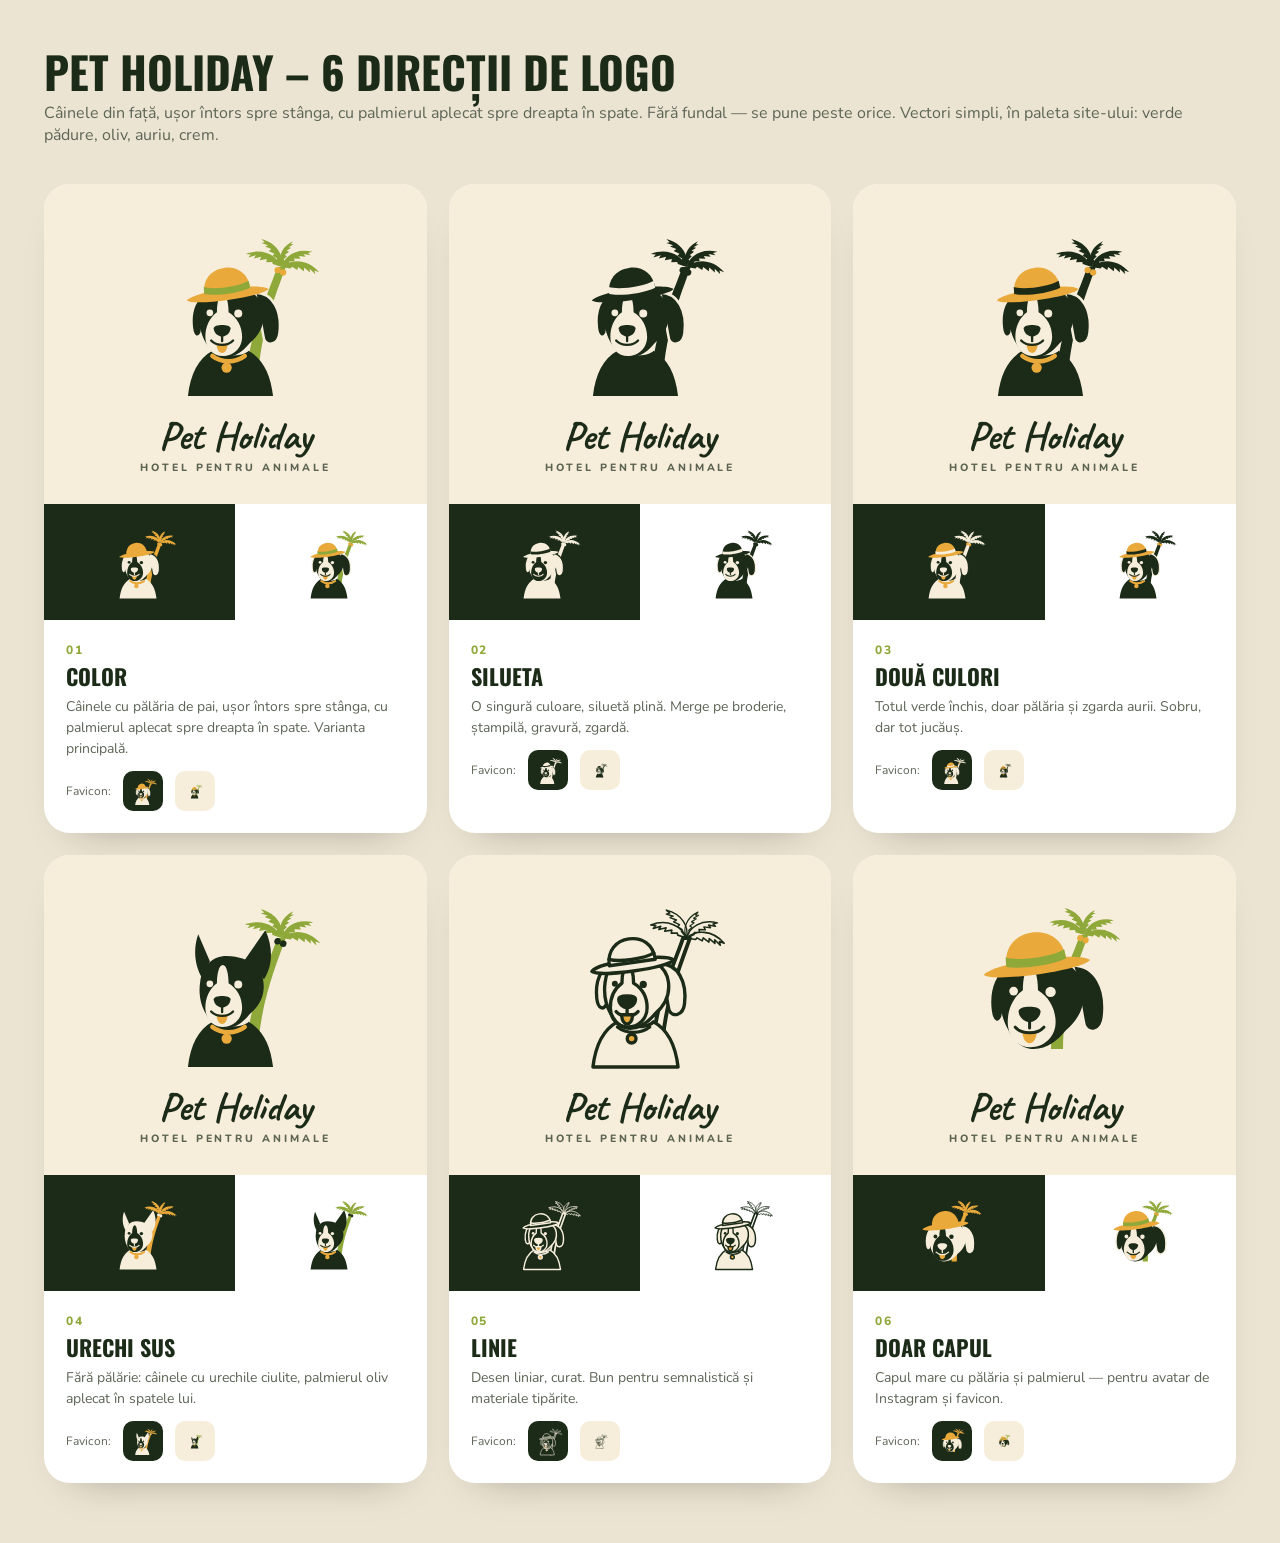
<file: logo/index.html>
<!doctype html>
<html lang="ro">
<head>
<meta charset="utf-8">
<meta name="viewport" content="width=device-width, initial-scale=1">
<title>Pet Holiday – variante logo</title>
<link rel="preconnect" href="https://fonts.googleapis.com">
<link rel="preconnect" href="https://fonts.gstatic.com" crossorigin>
<link href="https://fonts.googleapis.com/css2?family=Oswald:wght@600;700&family=Caveat:wght@700&family=Nunito:wght@600;800&display=swap" rel="stylesheet">
<style>
  :root { --forest:#1b2b18; --olive:#8fa83a; --gold:#e9a93b; --cream:#f6eddb; }
  * { box-sizing: border-box; }
  body { margin: 0; background: #ece4d2; font-family: Nunito, sans-serif; color: var(--forest); }
  header { padding: 48px 24px 10px; max-width: 1240px; margin: 0 auto; }
  h1 { font: 700 44px/1.1 Oswald, sans-serif; text-transform: uppercase; margin: 0 0 6px; }
  header p { margin: 0; color: #5d6556; }
  .grid { max-width: 1240px; margin: 0 auto; padding: 28px 24px 60px; display: grid; grid-template-columns: repeat(auto-fill, minmax(340px, 1fr)); gap: 22px; }
  .card { background: #fff; border-radius: 26px; overflow: hidden; box-shadow: 0 20px 40px -30px rgba(0,0,0,.4); }
  /* culori per fundal: c1 principal, c2 accent, c3 al doilea accent, c0 = fundalul (pentru tăieturi) */
  .on-cream { --c0: var(--cream); --c1: var(--forest); --c2: var(--olive); --c3: var(--gold); background: var(--cream); }
  .on-dark  { --c0: var(--forest); --c1: var(--cream); --c2: var(--gold); --c3: var(--gold); background: var(--forest); }
  .on-gold  { --c0: var(--gold); --c1: var(--forest); --c2: var(--forest); --c3: var(--cream); background: var(--gold); }
  .on-olive { --c0: var(--olive); --c1: var(--cream); --c2: var(--forest); --c3: var(--gold); background: var(--olive); }
  .stage { display: grid; place-items: center; padding: 34px 20px 26px; min-height: 320px; }
  .stage svg { width: 180px; height: 180px; display: block; }
  .word { text-align: center; margin-top: 8px; color: var(--c1); }
  .word b { display: block; font: 700 40px/1 Caveat, cursive; }
  .word small { display: block; font: 800 10.5px Nunito; letter-spacing: .28em; text-transform: uppercase; opacity: .7; margin-top: 4px; }
  .row { display: grid; grid-template-columns: 1fr 1fr; }
  .row div { display: grid; place-items: center; height: 116px; }
  .row svg { width: 78px; height: 78px; }
  .meta { padding: 18px 22px 22px; }
  .meta h2 { font: 700 22px Oswald; text-transform: uppercase; margin: 0 0 4px; }
  .meta p { margin: 0; font-size: 14px; color: #5d6556; line-height: 1.5; }
  .meta span { font: 800 12px Nunito; color: var(--olive); letter-spacing: .14em; }
  .fav { display: flex; gap: 12px; align-items: center; margin-top: 12px; font-size: 12px; color: #5d6556; }
  .fav i { display: grid; place-items: center; width: 40px; height: 40px; border-radius: 10px; }
  .fav svg { width: 30px; height: 30px; } .fav i + i svg { width: 16px; height: 16px; }
</style>
</head>
<body>
<svg width="0" height="0" style="position:absolute" aria-hidden="true">
  <defs>
    <path id="head" d="M57 30 C72 30 84 38 85.5 50 C87 61 82 69 75 75 C70 81 64 86 56 86 C49 86 44 81 41 75 C37 68 35 60 36.5 50 C38 38 46 30 57 30 Z"/>
    <path id="earsDown" d="M79 36 C93 36 100 50 98 67 C97 76 89 78 86 72 C84 63 83 52 79 36 Z M42 37 C33 38 28.5 50 30 63 C31 71 35 72 37.5 67.5 C39 60 39.5 51 42 37 Z"/>
    <path id="earsUp" d="M71 33 L87 10 C93 23 93 37 86 48 Z M44 34 L35 13 C31 24 32 37 38 47 Z"/>
    <path id="blaze" d="M54 37 C57 37 58.5 44 58.5 51 C65 55 69 62 69 70 C69 79 62 85 54 85 C46.5 85 40.5 79 40.5 70 C40.5 62 44 55 49.5 51 C49.5 44 51 37 54 37 Z"/>
    <path id="nose" d="M47 63.5 C47 60 60 60 60 63.5 C60 67.5 56 70 53.5 70 C51 70 47 67.5 47 63.5 Z"/>
    <path id="tongue" d="M49.3 75.5 C49.3 85 57.7 85 57.7 75.5 Z"/>
    <path id="chest" d="M46 81 C35 87 29 99 27 116 L93 116 C91 99 85 87 74 81 C70 86 50 86 46 81 Z"/>
    <path id="hatCrown" d="M42 34 C42 22 50 15.5 60 15.5 C70 15.5 78 22 78 34 Z"/>
    <path id="hatBand" d="M42.4 28 C50 31.5 70 31.5 77.6 28 L78 33.5 C70 36.5 50 36.5 42 33.5 Z"/>
    <path id="hatBrim" d="M28 36.5 C34 30 86 30 92 36.5 C86 42 34 42 28 36.5 Z"/>
    <path id="frond" d="M0 0 C14 -15 40 -18 62 2 L54 0 L56 6 L46 -2 L47 4 L37 -3 L37 3 L27 -3 L26 2 L17 -2 L15 1 Z"/>
    <symbol id="L1" viewBox="0 0 120 120"><path d="M67.0 114 C67.0 76.19999999999999 82.8 46.8 88.2 30 L93.8 30 C88.0 46.8 75.0 76.19999999999999 75.0 114 Z" fill="var(--c2)"/><g transform="translate(91 30) rotate(14)"><g fill="var(--c2)"><use href="#frond" transform="rotate(-8) scale(0.409)"/><use href="#frond" transform="rotate(-42) scale(0.370)"/><use href="#frond" transform="scale(-1 1) rotate(-8) scale(0.409)"/><use href="#frond" transform="scale(-1 1) rotate(-42) scale(0.370)"/><use href="#frond" transform="rotate(-82) scale(0.304)"/></g><g fill="var(--c3)"><circle cx="-1.98" cy="2.64" r="2.11"/><circle cx="1.98" cy="3.30" r="2.11"/></g></g><g transform="translate(57 116) scale(.86) translate(-60 -116)"><use href="#chest" fill="var(--c1)"/><use href="#earsDown" fill="var(--c1)" stroke="var(--c0)" stroke-width="2"/><use href="#head" fill="var(--c1)"/><use href="#blaze" fill="var(--c0)"/><use href="#nose" fill="var(--c1)"/><path d="M53.5 70 V73.5" stroke="var(--c1)" stroke-width="1.8" stroke-linecap="round"/><use href="#tongue" fill="var(--c3)"/><path d="M45 73 C49 77.5 58 77.5 62 73" fill="none" stroke="var(--c1)" stroke-width="1.8" stroke-linecap="round"/><circle cx="44" cy="51.5" r="2.6" fill="var(--c0)"/><circle cx="66" cy="52" r="3.1" fill="var(--c0)"/><path d="M46 85 C53 90.5 64 90.5 71 85" fill="none" stroke="var(--c3)" stroke-width="3.6" stroke-linecap="round"/><circle cx="57" cy="94" r="4" fill="var(--c3)"/><g transform="translate(-2.5 1) rotate(-8 60 34)"><use href="#hatBrim" fill="var(--c3)"/><use href="#hatCrown" fill="var(--c3)"/><use href="#hatBand" fill="var(--c2)"/></g></g></symbol>
    <symbol id="L2" viewBox="0 0 120 120"><path d="M67.0 114 C67.0 76.19999999999999 82.8 46.8 88.2 30 L93.8 30 C88.0 46.8 75.0 76.19999999999999 75.0 114 Z" fill="var(--c1)"/><g transform="translate(91 30) rotate(14)"><g fill="var(--c1)"><use href="#frond" transform="rotate(-8) scale(0.409)"/><use href="#frond" transform="rotate(-42) scale(0.370)"/><use href="#frond" transform="scale(-1 1) rotate(-8) scale(0.409)"/><use href="#frond" transform="scale(-1 1) rotate(-42) scale(0.370)"/><use href="#frond" transform="rotate(-82) scale(0.304)"/></g><g fill="var(--c1)"><circle cx="-1.98" cy="2.64" r="2.11"/><circle cx="1.98" cy="3.30" r="2.11"/></g></g><g transform="translate(57 116) scale(.86) translate(-60 -116)"><use href="#chest" fill="var(--c1)"/><use href="#earsDown" fill="var(--c1)" stroke="var(--c0)" stroke-width="2"/><use href="#head" fill="var(--c1)"/><use href="#blaze" fill="var(--c0)"/><use href="#nose" fill="var(--c1)"/><path d="M53.5 70 V73.5" stroke="var(--c1)" stroke-width="1.8" stroke-linecap="round"/><use href="#tongue" fill="var(--c0)"/><path d="M45 73 C49 77.5 58 77.5 62 73" fill="none" stroke="var(--c1)" stroke-width="1.8" stroke-linecap="round"/><circle cx="44" cy="51.5" r="2.6" fill="var(--c0)"/><circle cx="66" cy="52" r="3.1" fill="var(--c0)"/><g transform="translate(-2.5 1) rotate(-8 60 34)"><use href="#hatBrim" fill="var(--c1)"/><use href="#hatCrown" fill="var(--c1)"/><use href="#hatBand" fill="var(--c0)"/></g></g></symbol>
    <symbol id="L3" viewBox="0 0 120 120"><path d="M67.0 114 C67.0 76.19999999999999 82.8 46.8 88.2 30 L93.8 30 C88.0 46.8 75.0 76.19999999999999 75.0 114 Z" fill="var(--c1)"/><g transform="translate(91 30) rotate(14)"><g fill="var(--c1)"><use href="#frond" transform="rotate(-8) scale(0.409)"/><use href="#frond" transform="rotate(-42) scale(0.370)"/><use href="#frond" transform="scale(-1 1) rotate(-8) scale(0.409)"/><use href="#frond" transform="scale(-1 1) rotate(-42) scale(0.370)"/><use href="#frond" transform="rotate(-82) scale(0.304)"/></g><g fill="var(--c3)"><circle cx="-1.98" cy="2.64" r="2.11"/><circle cx="1.98" cy="3.30" r="2.11"/></g></g><g transform="translate(57 116) scale(.86) translate(-60 -116)"><use href="#chest" fill="var(--c1)"/><use href="#earsDown" fill="var(--c1)" stroke="var(--c0)" stroke-width="2"/><use href="#head" fill="var(--c1)"/><use href="#blaze" fill="var(--c0)"/><use href="#nose" fill="var(--c1)"/><path d="M53.5 70 V73.5" stroke="var(--c1)" stroke-width="1.8" stroke-linecap="round"/><use href="#tongue" fill="var(--c3)"/><path d="M45 73 C49 77.5 58 77.5 62 73" fill="none" stroke="var(--c1)" stroke-width="1.8" stroke-linecap="round"/><circle cx="44" cy="51.5" r="2.6" fill="var(--c0)"/><circle cx="66" cy="52" r="3.1" fill="var(--c0)"/><path d="M46 85 C53 90.5 64 90.5 71 85" fill="none" stroke="var(--c3)" stroke-width="3.6" stroke-linecap="round"/><circle cx="57" cy="94" r="4" fill="var(--c3)"/><g transform="translate(-2.5 1) rotate(-8 60 34)"><use href="#hatBrim" fill="var(--c3)"/><use href="#hatCrown" fill="var(--c3)"/><use href="#hatBand" fill="var(--c1)"/></g></g></symbol>
    <symbol id="L4" viewBox="0 0 120 120"><path d="M67.0 114 C67.0 76.19999999999999 82.8 46.8 88.2 30 L93.8 30 C88.0 46.8 75.0 76.19999999999999 75.0 114 Z" fill="var(--c2)"/><g transform="translate(91 30) rotate(14)"><g fill="var(--c2)"><use href="#frond" transform="rotate(-8) scale(0.422)"/><use href="#frond" transform="rotate(-42) scale(0.381)"/><use href="#frond" transform="scale(-1 1) rotate(-8) scale(0.422)"/><use href="#frond" transform="scale(-1 1) rotate(-42) scale(0.381)"/><use href="#frond" transform="rotate(-82) scale(0.313)"/></g><g fill="var(--c1)"><circle cx="-2.04" cy="2.72" r="2.18"/><circle cx="2.04" cy="3.40" r="2.18"/></g></g><g transform="translate(57 116) scale(.86) translate(-60 -116)"><use href="#chest" fill="var(--c1)"/><use href="#earsUp" fill="var(--c1)"/><use href="#head" fill="var(--c1)"/><use href="#blaze" fill="var(--c0)"/><use href="#nose" fill="var(--c1)"/><path d="M53.5 70 V73.5" stroke="var(--c1)" stroke-width="1.8" stroke-linecap="round"/><use href="#tongue" fill="var(--c3)"/><path d="M45 73 C49 77.5 58 77.5 62 73" fill="none" stroke="var(--c1)" stroke-width="1.8" stroke-linecap="round"/><circle cx="44" cy="51.5" r="2.6" fill="var(--c0)"/><circle cx="66" cy="52" r="3.1" fill="var(--c0)"/><path d="M46 85 C53 90.5 64 90.5 71 85" fill="none" stroke="var(--c3)" stroke-width="3.6" stroke-linecap="round"/><circle cx="57" cy="94" r="4" fill="var(--c3)"/></g></symbol>
    <symbol id="L5" viewBox="0 0 120 120"><g fill="none" stroke="var(--c1)" stroke-width="2.6" stroke-linejoin="round" stroke-linecap="round"><path d="M67.75 114 C67.75 76.19999999999999 83.4 46.8 88.725 30 L93.275 30 C87.625 46.8 74.25 76.19999999999999 74.25 114 Z" fill="none"/><g transform="translate(91 30) rotate(14)"><g fill="none"><use href="#frond" transform="rotate(-8) scale(0.409)"/><use href="#frond" transform="rotate(-42) scale(0.370)"/><use href="#frond" transform="scale(-1 1) rotate(-8) scale(0.409)"/><use href="#frond" transform="scale(-1 1) rotate(-42) scale(0.370)"/><use href="#frond" transform="rotate(-82) scale(0.304)"/></g></g><g transform="translate(57 116) scale(.86) translate(-60 -116)"><use href="#chest" fill="var(--c0)"/><use href="#earsDown" fill="var(--c0)"/><use href="#head" fill="var(--c0)"/><use href="#blaze"/><use href="#nose" fill="var(--c1)"/><path d="M53.5 70 V73.5"/><path d="M45 73 C49 77.5 58 77.5 62 73"/><use href="#tongue" fill="var(--c3)"/><path d="M46 85 C53 90.5 64 90.5 71 85"/><circle cx="57" cy="94" r="3.4" fill="var(--c3)"/><g transform="translate(-2.5 1) rotate(-8 60 34)"><use href="#hatBrim" fill="var(--c0)"/><use href="#hatCrown" fill="var(--c0)"/><path d="M42.4 29 C50 32.5 70 32.5 77.6 29"/></g><circle cx="44" cy="51.5" r="2.3000000000000003" fill="var(--c1)" stroke="none"/><circle cx="66" cy="52" r="2.8000000000000003" fill="var(--c1)" stroke="none"/></g></g></symbol>
    <symbol id="L6" viewBox="0 0 120 120"><path d="M64.0 104 C64.0 69.8 78.3 43.199999999999996 83.2 28 L88.8 28 C83.5 43.199999999999996 72.0 69.8 72.0 104 Z" fill="var(--c2)"/><g transform="translate(86 28) rotate(14)"><g fill="var(--c2)"><use href="#frond" transform="rotate(-8) scale(0.397)"/><use href="#frond" transform="rotate(-42) scale(0.358)"/><use href="#frond" transform="scale(-1 1) rotate(-8) scale(0.397)"/><use href="#frond" transform="scale(-1 1) rotate(-42) scale(0.358)"/><use href="#frond" transform="rotate(-82) scale(0.294)"/></g><g fill="var(--c3)"><circle cx="-1.92" cy="2.56" r="2.05"/><circle cx="1.92" cy="3.20" r="2.05"/></g></g><g transform="translate(57 104) scale(1.12) translate(-60 -86)"><use href="#earsDown" fill="var(--c1)" stroke="var(--c0)" stroke-width="2"/><use href="#head" fill="var(--c1)"/><use href="#blaze" fill="var(--c0)"/><use href="#nose" fill="var(--c1)"/><path d="M53.5 70 V73.5" stroke="var(--c1)" stroke-width="1.8" stroke-linecap="round"/><use href="#tongue" fill="var(--c3)"/><path d="M45 73 C49 77.5 58 77.5 62 73" fill="none" stroke="var(--c1)" stroke-width="1.8" stroke-linecap="round"/><circle cx="44" cy="51.5" r="2.6" fill="var(--c0)"/><circle cx="66" cy="52" r="3.1" fill="var(--c0)"/><g transform="translate(-2.5 1) rotate(-8 60 34)"><use href="#hatBrim" fill="var(--c3)"/><use href="#hatCrown" fill="var(--c3)"/><use href="#hatBand" fill="var(--c2)"/></g></g></symbol>
  </defs>
</svg>

<header>
  <h1>Pet Holiday – 6 direcții de logo</h1>
  <p>Câinele din față, ușor întors spre stânga, cu palmierul aplecat spre dreapta în spate. Fără fundal — se pune peste orice. Vectori simpli, în paleta site-ului: verde pădure, oliv, auriu, crem.</p>
</header>

<main class="grid" id="grid"></main>

<script>
  const items = [
    ["Color", "Câinele cu pălăria de pai, ușor întors spre stânga, cu palmierul aplecat spre dreapta în spate. Varianta principală."],
    ["Silueta", "O singură culoare, siluetă plină. Merge pe broderie, ștampilă, gravură, zgardă."],
    ["Două culori", "Totul verde închis, doar pălăria și zgarda aurii. Sobru, dar tot jucăuș."],
    ["Urechi sus", "Fără pălărie: câinele cu urechile ciulite, palmierul oliv aplecat în spatele lui."],
    ["Linie", "Desen liniar, curat. Bun pentru semnalistică și materiale tipărite."],
    ["Doar capul", "Capul mare cu pălăria și palmierul — pentru avatar de Instagram și favicon."]
  ];
  const grid = document.getElementById("grid");
  items.forEach(([name, desc], i) => {
    const id = "L" + (i + 1), svg = c => `<svg viewBox="0 0 120 120"><use href="#${id}"/></svg>`;
    grid.insertAdjacentHTML("beforeend", `
      <article class="card">
        <div class="stage on-cream">${svg()}<div class="word"><b>Pet Holiday</b><small>Hotel pentru animale</small></div></div>
        <div class="row"><div class="on-dark">${svg()}</div><div class="on-cream" style="background:#fff">${svg()}</div></div>
        <div class="meta"><span>0${i + 1}</span><h2>${name}</h2><p>${desc}</p>
          <div class="fav">Favicon: <i class="on-dark">${svg()}</i><i class="on-cream">${svg()}</i></div></div>
      </article>`);
  });
</script>
</body>
</html>
</file>
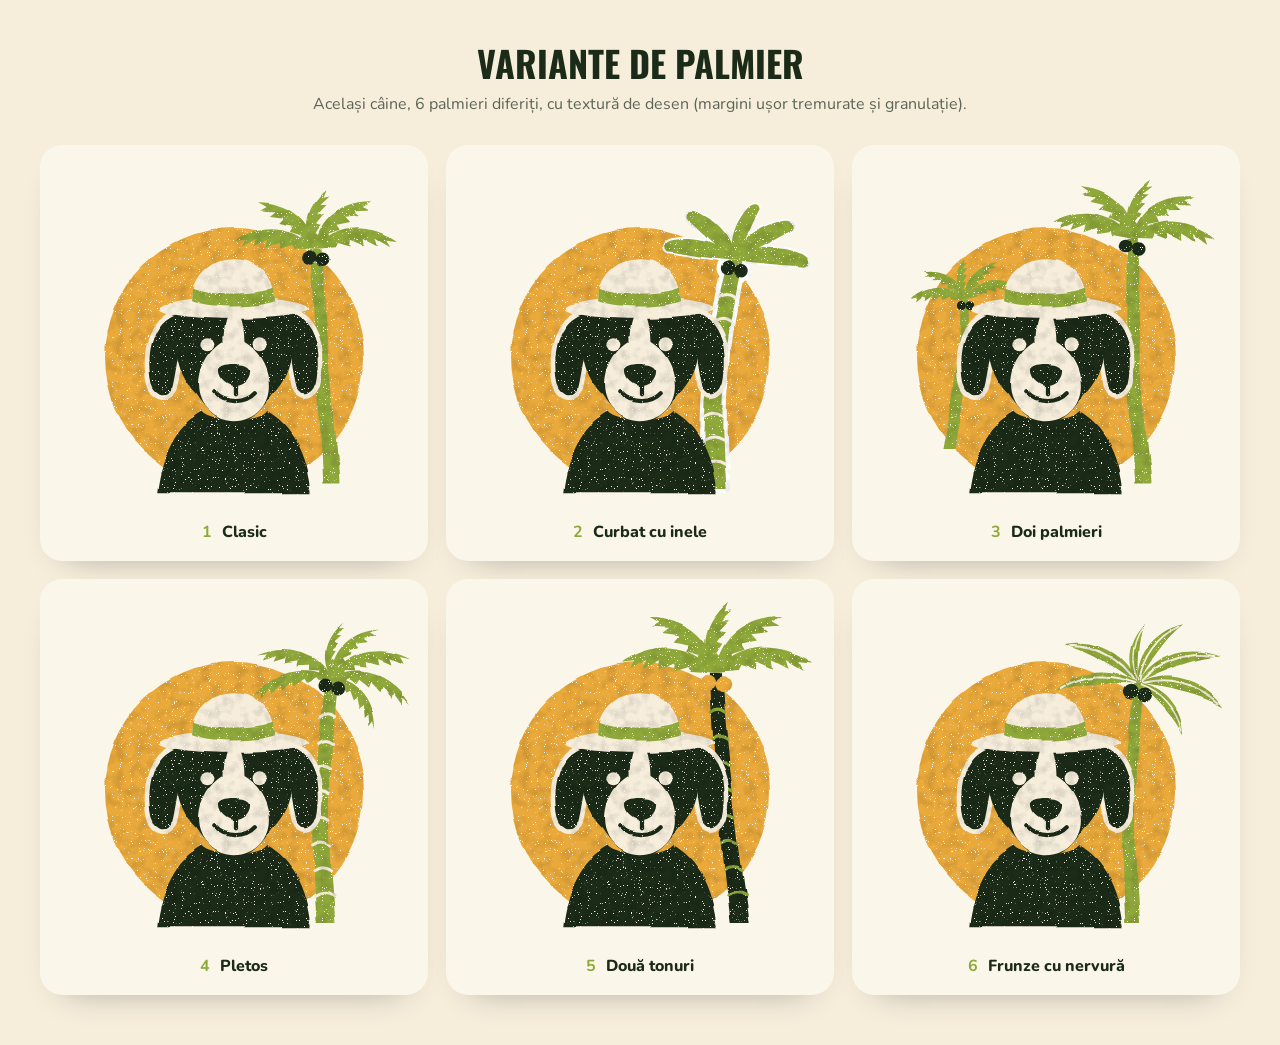
<file: logo/sticker/index.html>
<!doctype html><html lang="ro"><head><meta charset="utf-8">
<meta name="viewport" content="width=device-width, initial-scale=1"><title>Pet Holiday – variante palmier</title>
<link href="https://fonts.googleapis.com/css2?family=Oswald:wght@700&family=Nunito:wght@600;800&display=swap" rel="stylesheet">
<style>
body { margin: 0; background: #f6eddb; font-family: Nunito, sans-serif; color: #1b2b18; }
h1 { font: 700 36px Oswald, sans-serif; text-transform: uppercase; margin: 0; padding: 36px 24px 4px; text-align: center; }
p { text-align: center; margin: 0 0 10px; color: #5d6556; }
.grid { display: grid; grid-template-columns: repeat(auto-fill, minmax(300px, 1fr)); gap: 18px; padding: 20px 24px 50px; max-width: 1200px; margin: 0 auto; }
figure { margin: 0; background: #fbf6ea; border-radius: 22px; padding: 18px; box-shadow: 0 16px 34px -26px rgba(0,0,0,.45); }
img { width: 100%; display: block; }
figcaption { text-align: center; font-weight: 800; margin-top: 6px; }
figcaption b { color: #8fa83a; margin-right: 6px; }
</style></head><body>
<h1>Variante de palmier</h1><p>Același câine, 6 palmieri diferiți, cu textură de desen (margini ușor tremurate și granulație).</p>
<div class="grid"><figure><img src="P1.svg" alt="Clasic"><figcaption><b>1</b> Clasic</figcaption></figure><figure><img src="P2.svg" alt="Curbat cu inele"><figcaption><b>2</b> Curbat cu inele</figcaption></figure><figure><img src="P3.svg" alt="Doi palmieri"><figcaption><b>3</b> Doi palmieri</figcaption></figure><figure><img src="P4.svg" alt="Pletos"><figcaption><b>4</b> Pletos</figcaption></figure><figure><img src="P5.svg" alt="Două tonuri"><figcaption><b>5</b> Două tonuri</figcaption></figure><figure><img src="P6.svg" alt="Frunze cu nervură"><figcaption><b>6</b> Frunze cu nervură</figcaption></figure></div></body></html>
</file>
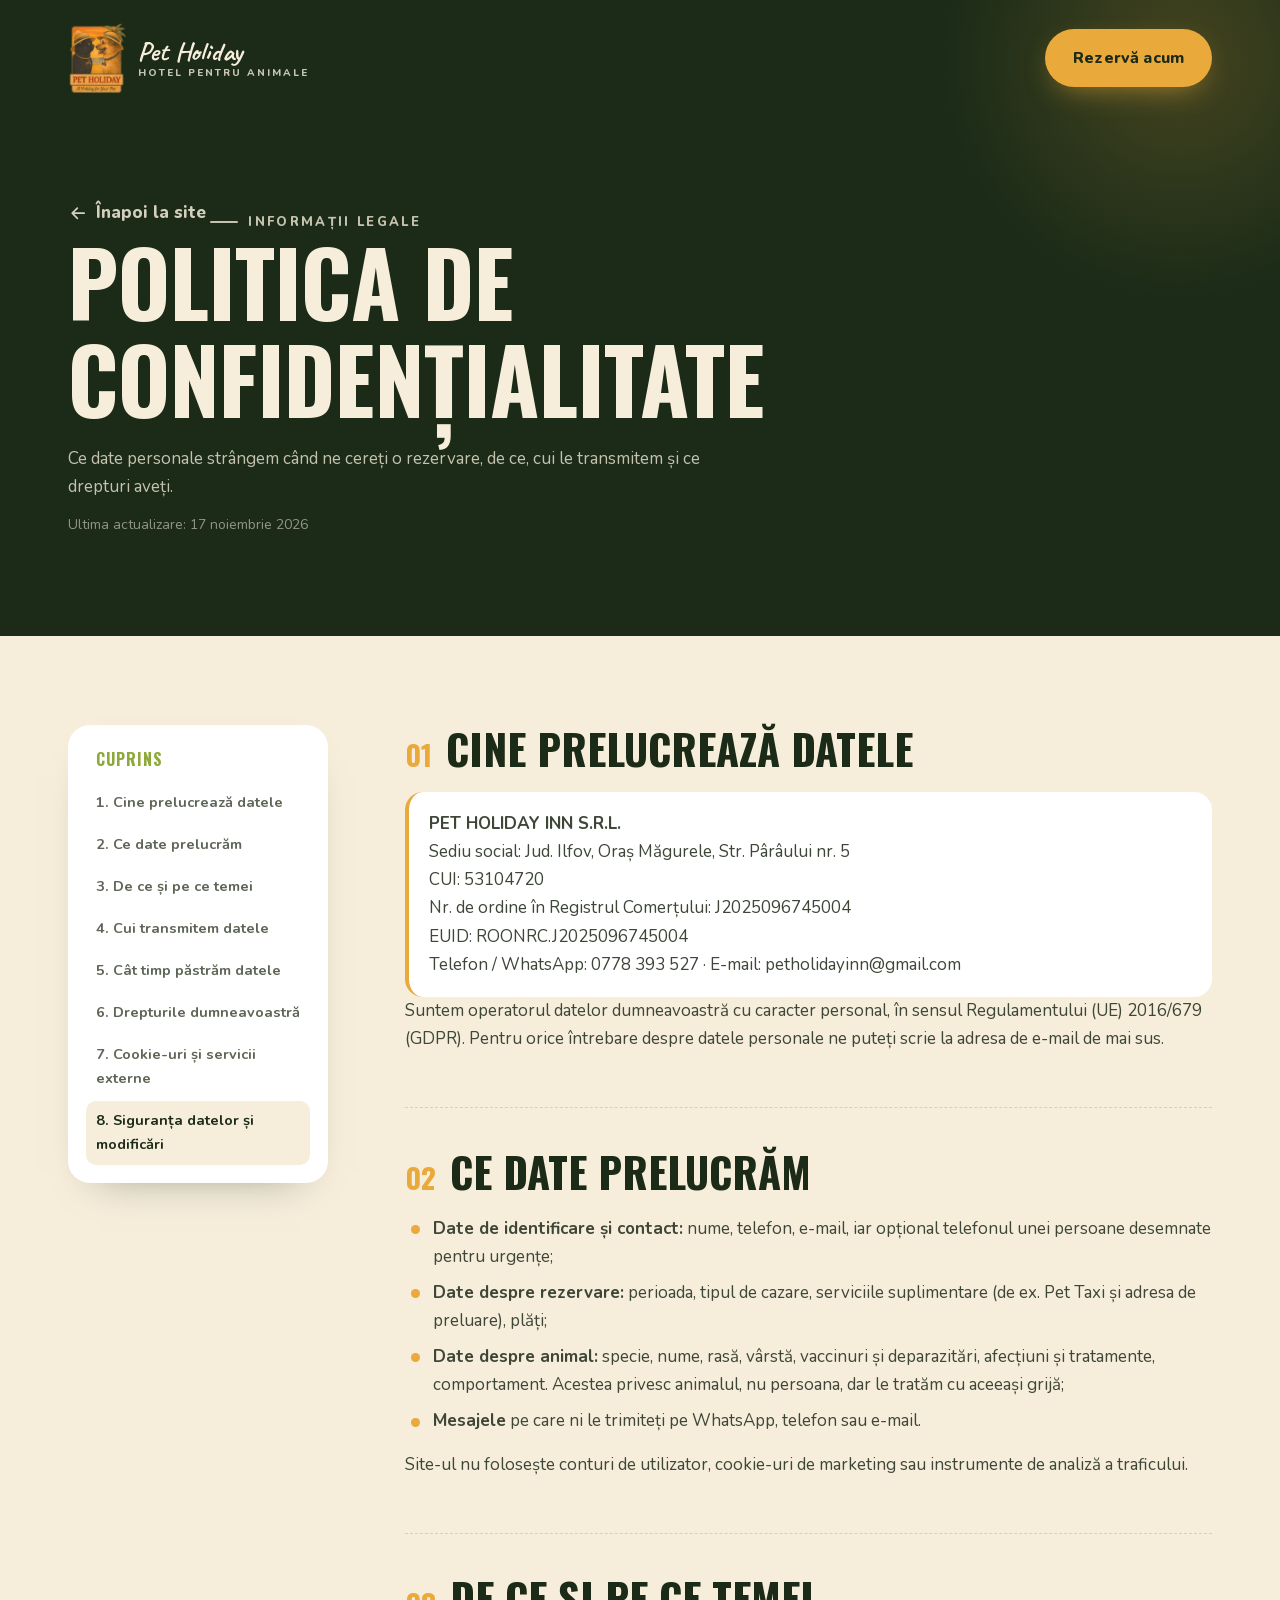
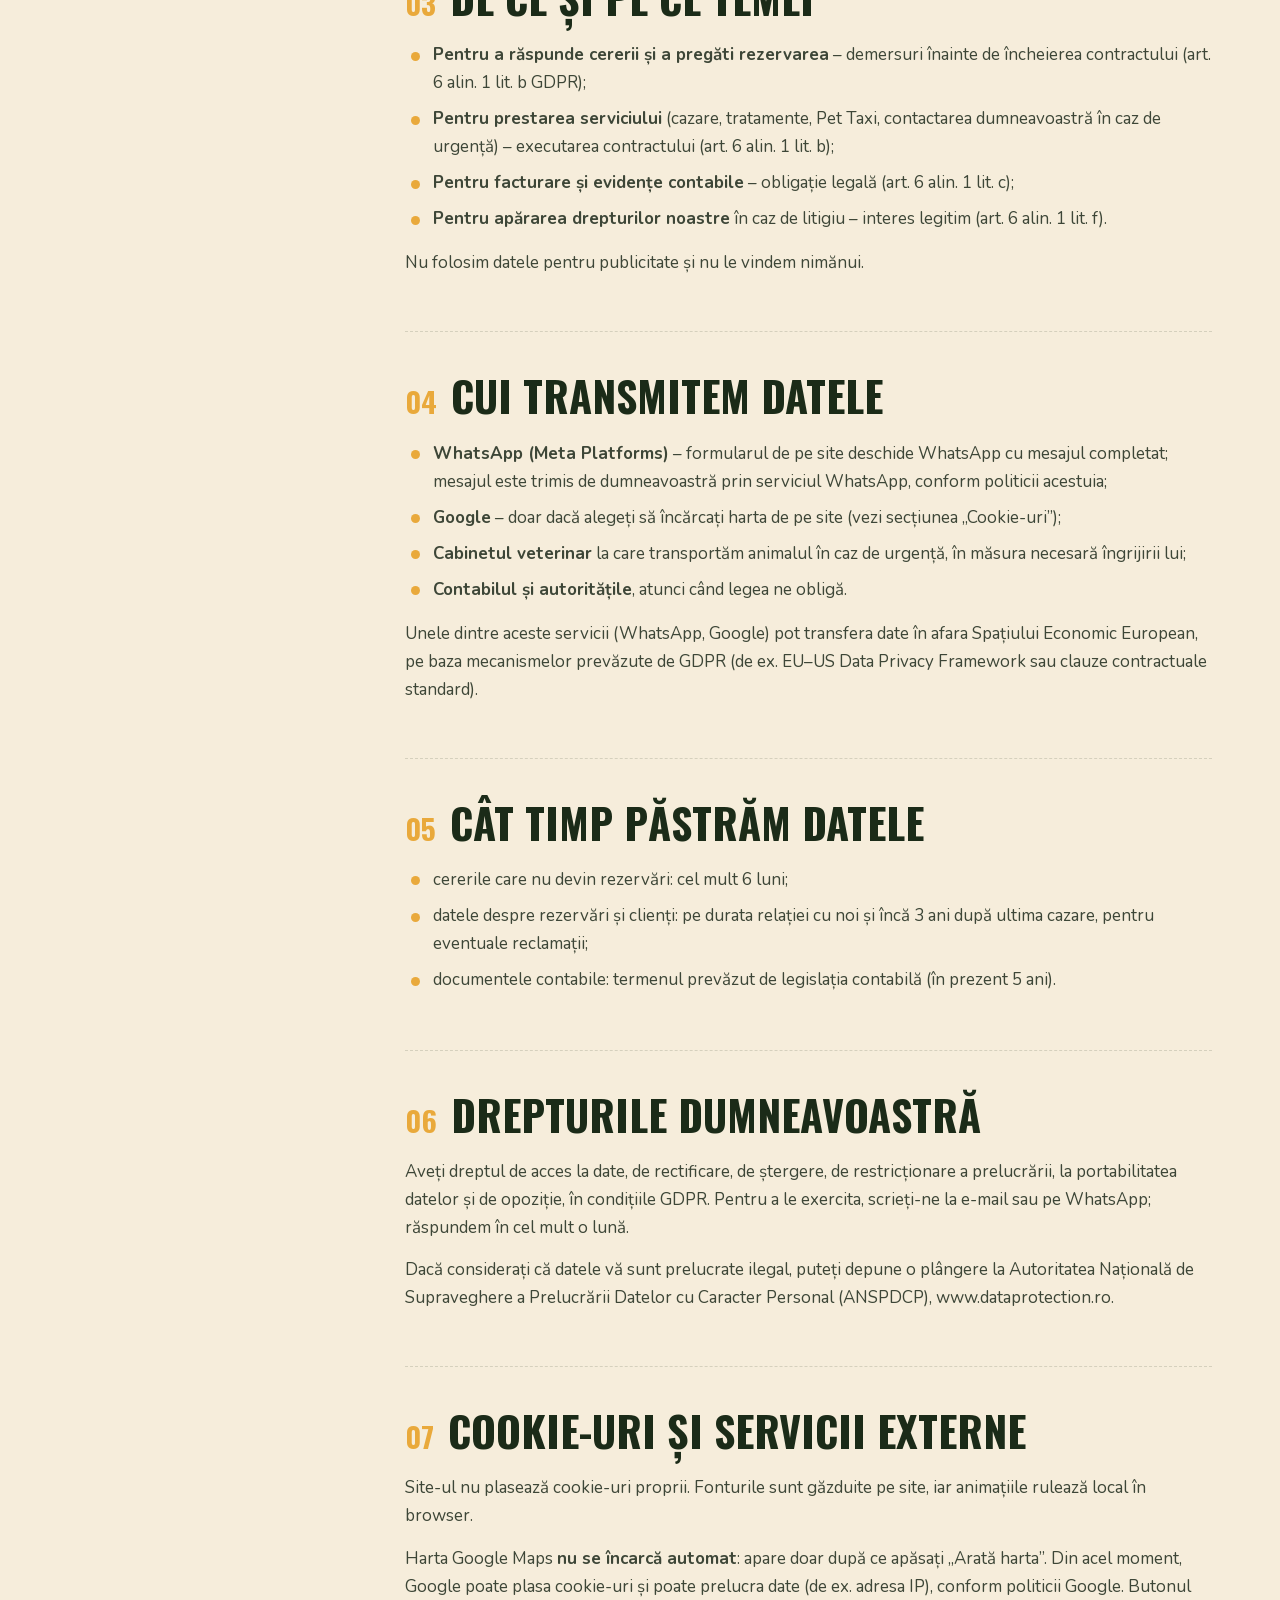
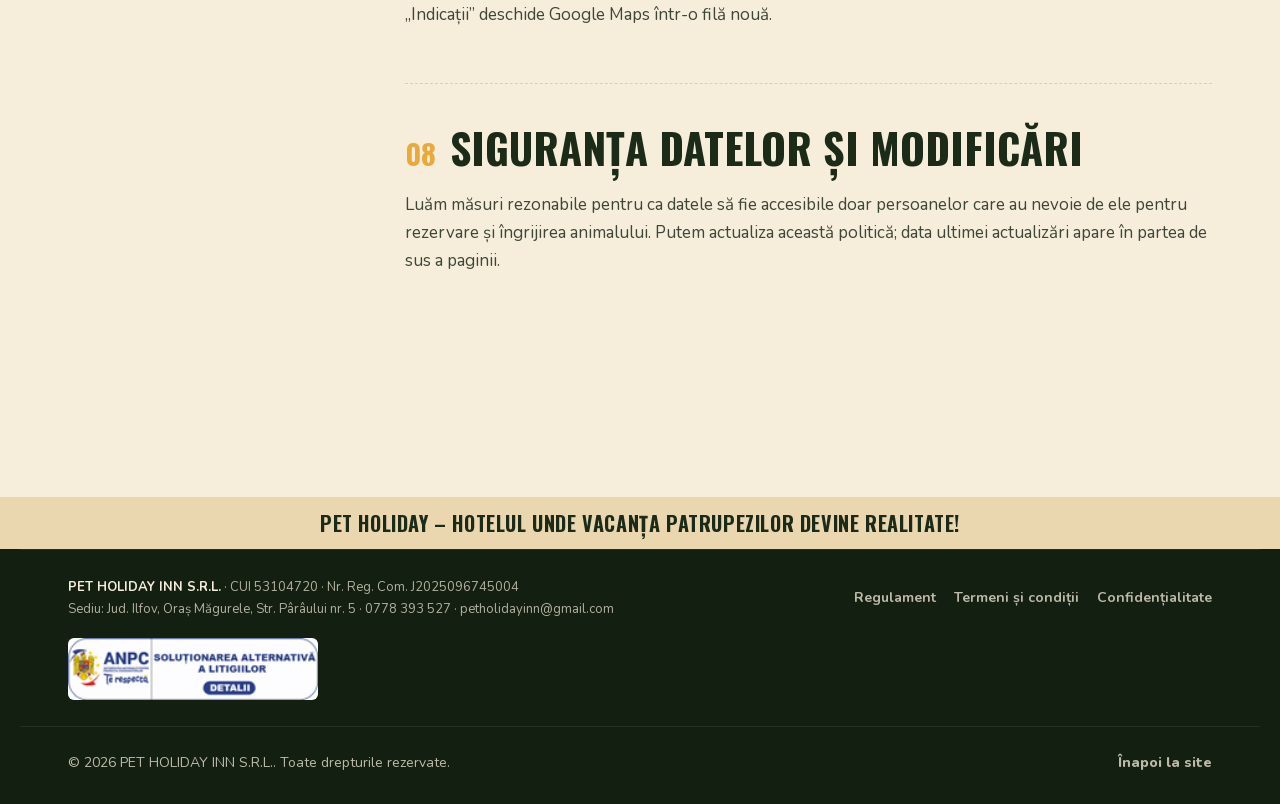
<file: confidentialitate.html>
<!doctype html>
<html lang="ro">
<head>
  <meta charset="utf-8">
  <meta name="viewport" content="width=device-width, initial-scale=1, viewport-fit=cover">
  <title>Politica de confidențialitate – Pet Holiday | Măgurele, Ilfov</title>
  <meta name="description" content="Cum prelucrează Pet Holiday Inn S.R.L. datele personale: ce date, de ce, cui le transmitem, cât le păstrăm și ce drepturi aveți.">
  <meta name="theme-color" content="#1b2b18">
  <link rel="icon" type="image/png" sizes="64x64" href="assets/img/favicon-pet-holiday-64.png"><link rel="icon" type="image/png" sizes="192x192" href="assets/img/favicon-pet-holiday-192.png"><link rel="apple-touch-icon" href="assets/img/apple-touch-icon.png">
  <link rel="stylesheet" href="assets/fonts.css">
  <link rel="stylesheet" href="styles.css?v=22">
</head>
<body class="page-rules">
  <svg width="0" height="0" style="position:absolute" aria-hidden="true">
    <symbol id="i-arrow" viewBox="0 0 24 24" fill="none" stroke="currentColor" stroke-width="2" stroke-linecap="round" stroke-linejoin="round"><path d="M5 12h14M13 6l6 6-6 6"/></symbol>
  </svg>

  <header class="rules-top">
    <div class="wrap">
      <div class="rules-bar">
        <a class="brand" href="index.html" aria-label="Pet Holiday – acasă">
          <img class="logo-full" src="assets/img/logo-client.webp" alt="Pet Holiday" width="51" height="64">
          <span class="brand__txt"><b>Pet Holiday</b><small>Hotel pentru animale</small></span>
        </a>
        <a class="btn btn--gold" href="index.html#contact"><span>Rezervă acum</span></a>
      </div>
      <a class="rules-bar__back" href="index.html"><svg class="ic"><use href="#i-arrow"/></svg>Înapoi la site</a>
      <p class="eyebrow eyebrow--light" style="margin-top:28px">Informații legale</p>
      <h1>Politica de confidențialitate</h1>
      <p>Ce date personale strângem când ne cereți o rezervare, de ce, cui le transmitem și ce drepturi aveți.</p>
      <p style="margin-top:12px;font-size:14px;opacity:.7">Ultima actualizare: 17 noiembrie 2026</p>
    </div>
  </header>

  <main class="wrap rules">
    <nav class="rules__toc" aria-label="Cuprins">
      <b>Cuprins</b>
      <a href="#operator">1. Cine prelucrează datele</a>
      <a href="#date">2. Ce date prelucrăm</a>
      <a href="#scop">3. De ce și pe ce temei</a>
      <a href="#destinatari">4. Cui transmitem datele</a>
      <a href="#durata">5. Cât timp păstrăm datele</a>
      <a href="#drepturi">6. Drepturile dumneavoastră</a>
      <a href="#cookies">7. Cookie-uri și servicii externe</a>
      <a href="#siguranta">8. Siguranța datelor și modificări</a>
    </nav>

    <div class="rules__body">
      <section class="rule" id="operator">
        <h2><span>01</span>Cine prelucrează datele</h2>
        <div class="callout">
          <p><b>PET HOLIDAY INN S.R.L.</b><br>Sediu social: Jud. Ilfov, Oraș Măgurele, Str. Pârâului nr. 5<br>CUI: 53104720<br>Nr. de ordine în Registrul Comerțului: J2025096745004<br>EUID: ROONRC.J2025096745004<br>Telefon / WhatsApp: 0778 393 527 · E-mail: petholidayinn@gmail.com</p>
        </div>
        <p>Suntem operatorul datelor dumneavoastră cu caracter personal, în sensul Regulamentului (UE) 2016/679 (GDPR). Pentru orice întrebare despre datele personale ne puteți scrie la adresa de e-mail de mai sus.</p>
      </section>
      <section class="rule" id="date">
        <h2><span>02</span>Ce date prelucrăm</h2>

        <ul>
          <li><b>Date de identificare și contact:</b> nume, telefon, e-mail, iar opțional telefonul unei persoane desemnate pentru urgențe;</li>
          <li><b>Date despre rezervare:</b> perioada, tipul de cazare, serviciile suplimentare (de ex. Pet Taxi și adresa de preluare), plăți;</li>
          <li><b>Date despre animal:</b> specie, nume, rasă, vârstă, vaccinuri și deparazitări, afecțiuni și tratamente, comportament. Acestea privesc animalul, nu persoana, dar le tratăm cu aceeași grijă;</li>
          <li><b>Mesajele</b> pe care ni le trimiteți pe WhatsApp, telefon sau e-mail.</li>
        </ul>
        <p>Site-ul nu folosește conturi de utilizator, cookie-uri de marketing sau instrumente de analiză a traficului.</p>
      </section>
      <section class="rule" id="scop">
        <h2><span>03</span>De ce și pe ce temei</h2>

        <ul>
          <li><b>Pentru a răspunde cererii și a pregăti rezervarea</b> – demersuri înainte de încheierea contractului (art. 6 alin. 1 lit. b GDPR);</li>
          <li><b>Pentru prestarea serviciului</b> (cazare, tratamente, Pet Taxi, contactarea dumneavoastră în caz de urgență) – executarea contractului (art. 6 alin. 1 lit. b);</li>
          <li><b>Pentru facturare și evidențe contabile</b> – obligație legală (art. 6 alin. 1 lit. c);</li>
          <li><b>Pentru apărarea drepturilor noastre</b> în caz de litigiu – interes legitim (art. 6 alin. 1 lit. f).</li>
        </ul>
        <p>Nu folosim datele pentru publicitate și nu le vindem nimănui.</p>
      </section>
      <section class="rule" id="destinatari">
        <h2><span>04</span>Cui transmitem datele</h2>

        <ul>
          <li><b>WhatsApp (Meta Platforms)</b> – formularul de pe site deschide WhatsApp cu mesajul completat; mesajul este trimis de dumneavoastră prin serviciul WhatsApp, conform politicii acestuia;</li>
          <li><b>Google</b> – doar dacă alegeți să încărcați harta de pe site (vezi secțiunea „Cookie-uri”);</li>
          <li><b>Cabinetul veterinar</b> la care transportăm animalul în caz de urgență, în măsura necesară îngrijirii lui;</li>
          <li><b>Contabilul și autoritățile</b>, atunci când legea ne obligă.</li>
        </ul>
        <p>Unele dintre aceste servicii (WhatsApp, Google) pot transfera date în afara Spațiului Economic European, pe baza mecanismelor prevăzute de GDPR (de ex. EU–US Data Privacy Framework sau clauze contractuale standard).</p>
      </section>
      <section class="rule" id="durata">
        <h2><span>05</span>Cât timp păstrăm datele</h2>

        <ul>
          <li>cererile care nu devin rezervări: cel mult 6 luni;</li>
          <li>datele despre rezervări și clienți: pe durata relației cu noi și încă 3 ani după ultima cazare, pentru eventuale reclamații;</li>
          <li>documentele contabile: termenul prevăzut de legislația contabilă (în prezent 5 ani).</li>
        </ul>
      </section>
      <section class="rule" id="drepturi">
        <h2><span>06</span>Drepturile dumneavoastră</h2>

        <p>Aveți dreptul de acces la date, de rectificare, de ștergere, de restricționare a prelucrării, la portabilitatea datelor și de opoziție, în condițiile GDPR. Pentru a le exercita, scrieți-ne la e-mail sau pe WhatsApp; răspundem în cel mult o lună.</p>
        <p>Dacă considerați că datele vă sunt prelucrate ilegal, puteți depune o plângere la Autoritatea Națională de Supraveghere a Prelucrării Datelor cu Caracter Personal (ANSPDCP), <a href="https://www.dataprotection.ro" target="_blank" rel="noopener">www.dataprotection.ro</a>.</p>
      </section>
      <section class="rule" id="cookies">
        <h2><span>07</span>Cookie-uri și servicii externe</h2>

        <p>Site-ul nu plasează cookie-uri proprii. Fonturile sunt găzduite pe site, iar animațiile rulează local în browser.</p>
        <p>Harta Google Maps <b>nu se încarcă automat</b>: apare doar după ce apăsați „Arată harta”. Din acel moment, Google poate plasa cookie-uri și poate prelucra date (de ex. adresa IP), conform <a href="https://policies.google.com/privacy" target="_blank" rel="noopener">politicii Google</a>. Butonul „Indicații” deschide Google Maps într-o filă nouă.</p>
      </section>
      <section class="rule" id="siguranta">
        <h2><span>08</span>Siguranța datelor și modificări</h2>

        <p>Luăm măsuri rezonabile pentru ca datele să fie accesibile doar persoanelor care au nevoie de ele pentru rezervare și îngrijirea animalului. Putem actualiza această politică; data ultimei actualizări apare în partea de sus a paginii.</p>
      </section>

    </div>
  </main>

  <footer class="foot">
    <div class="foot__ribbon">Pet Holiday – hotelul unde vacanța patrupezilor devine realitate!</div>
    <div class="wrap foot__legal">
      <div class="foot__company"><b>PET HOLIDAY INN S.R.L.</b> · CUI 53104720 · Nr. Reg. Com. J2025096745004<br>Sediu: Jud. Ilfov, Oraș Măgurele, Str. Pârâului nr. 5 · <a href="tel:+40778393527">0778 393 527</a> · <a href="mailto:petholidayinn@gmail.com">petholidayinn@gmail.com</a></div>
      <nav class="foot__links"><a href="regulament.html">Regulament</a><a href="termeni.html">Termeni și condiții</a><a href="confidentialitate.html">Confidențialitate</a></nav>
      <a class="foot__sal" href="https://reclamatiisal.anpc.ro/" target="_blank" rel="noopener"><img src="assets/img/anpc-sal.png" alt="ANPC – Soluționarea alternativă a litigiilor" width="250" height="62"></a>
    </div>
    <div class="wrap foot__bottom"><span>© 2026 PET HOLIDAY INN S.R.L.. Toate drepturile rezervate.</span><a href="index.html" class="totop">Înapoi la site</a></div>
  </footer>

  <script>
    const links = [...document.querySelectorAll(".rules__toc a")];
    const io = new IntersectionObserver(es => es.forEach(e => {
      if (e.isIntersecting) links.forEach(l => l.classList.toggle("is-active", l.getAttribute("href") === "#" + e.target.id));
    }), { rootMargin: "-30% 0px -60% 0px" });
    document.querySelectorAll(".rule").forEach(s => io.observe(s));
  </script>
</body>
</html>
</file>
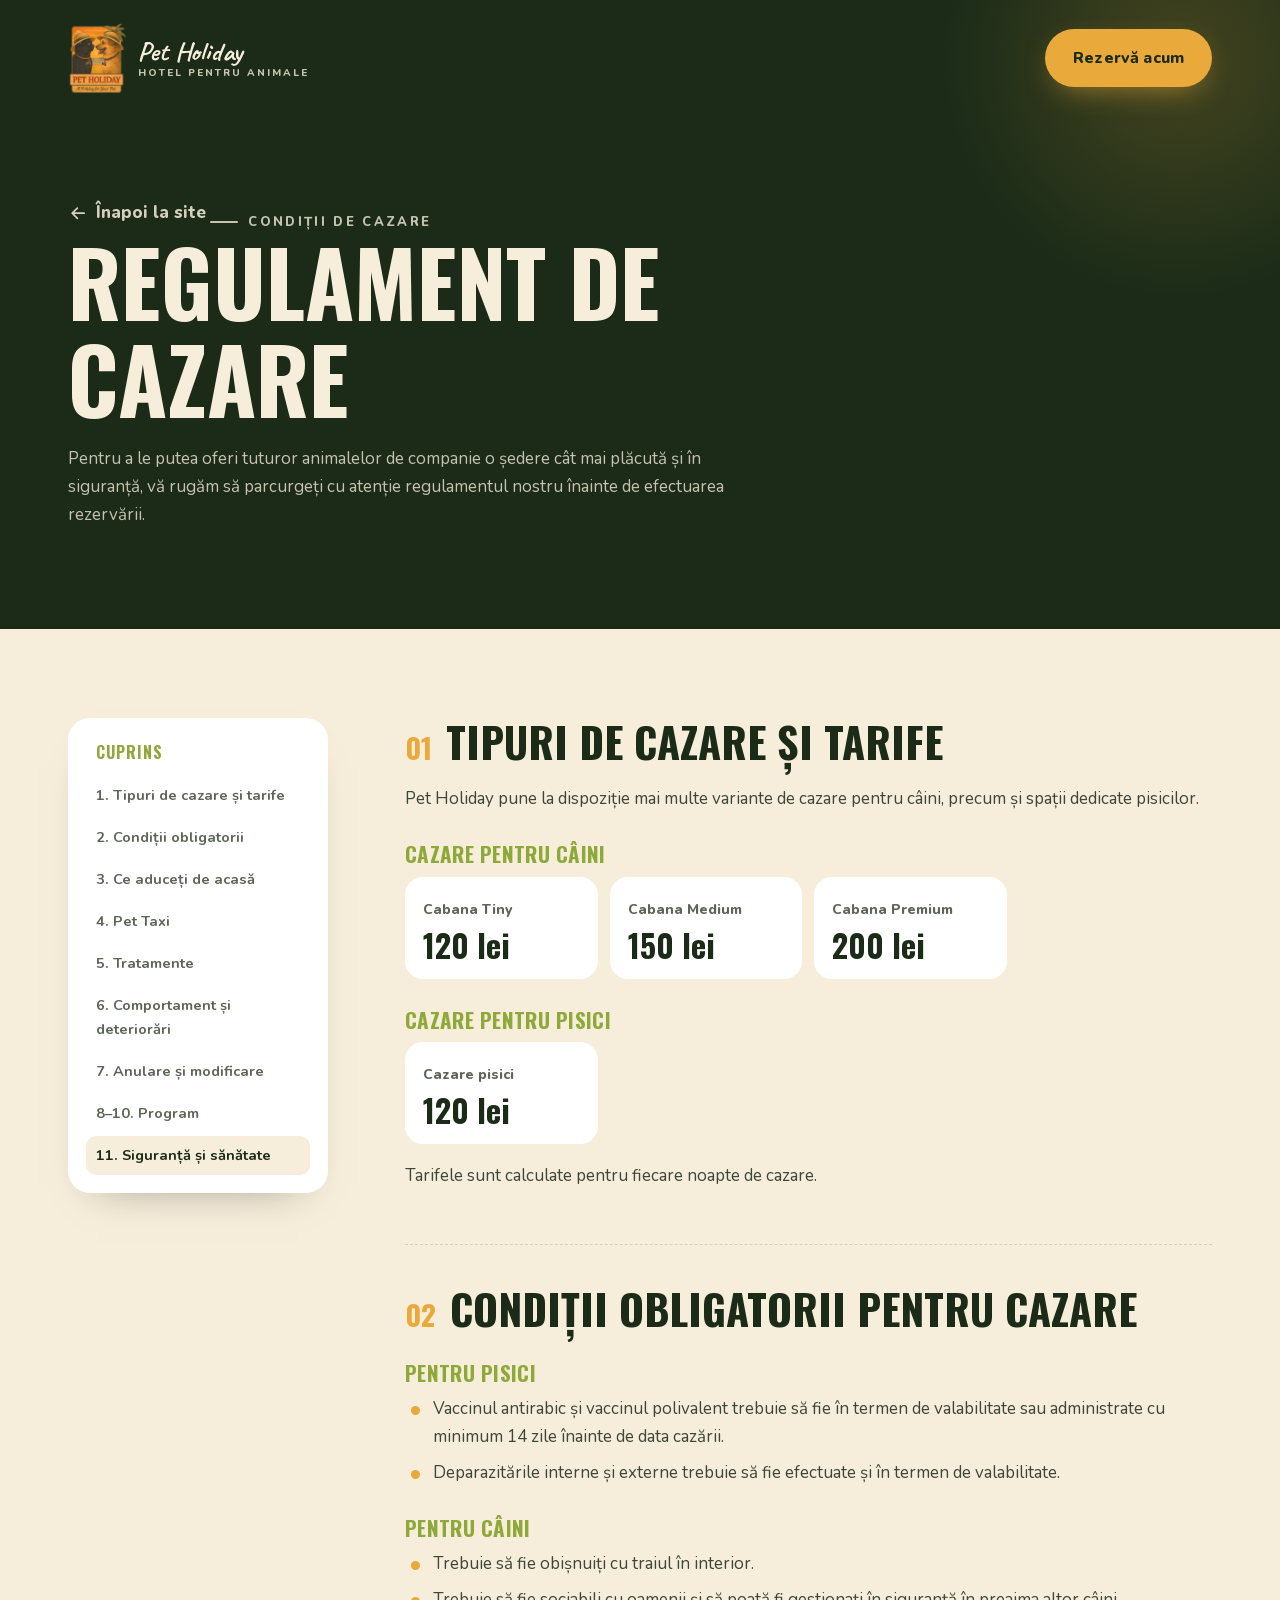
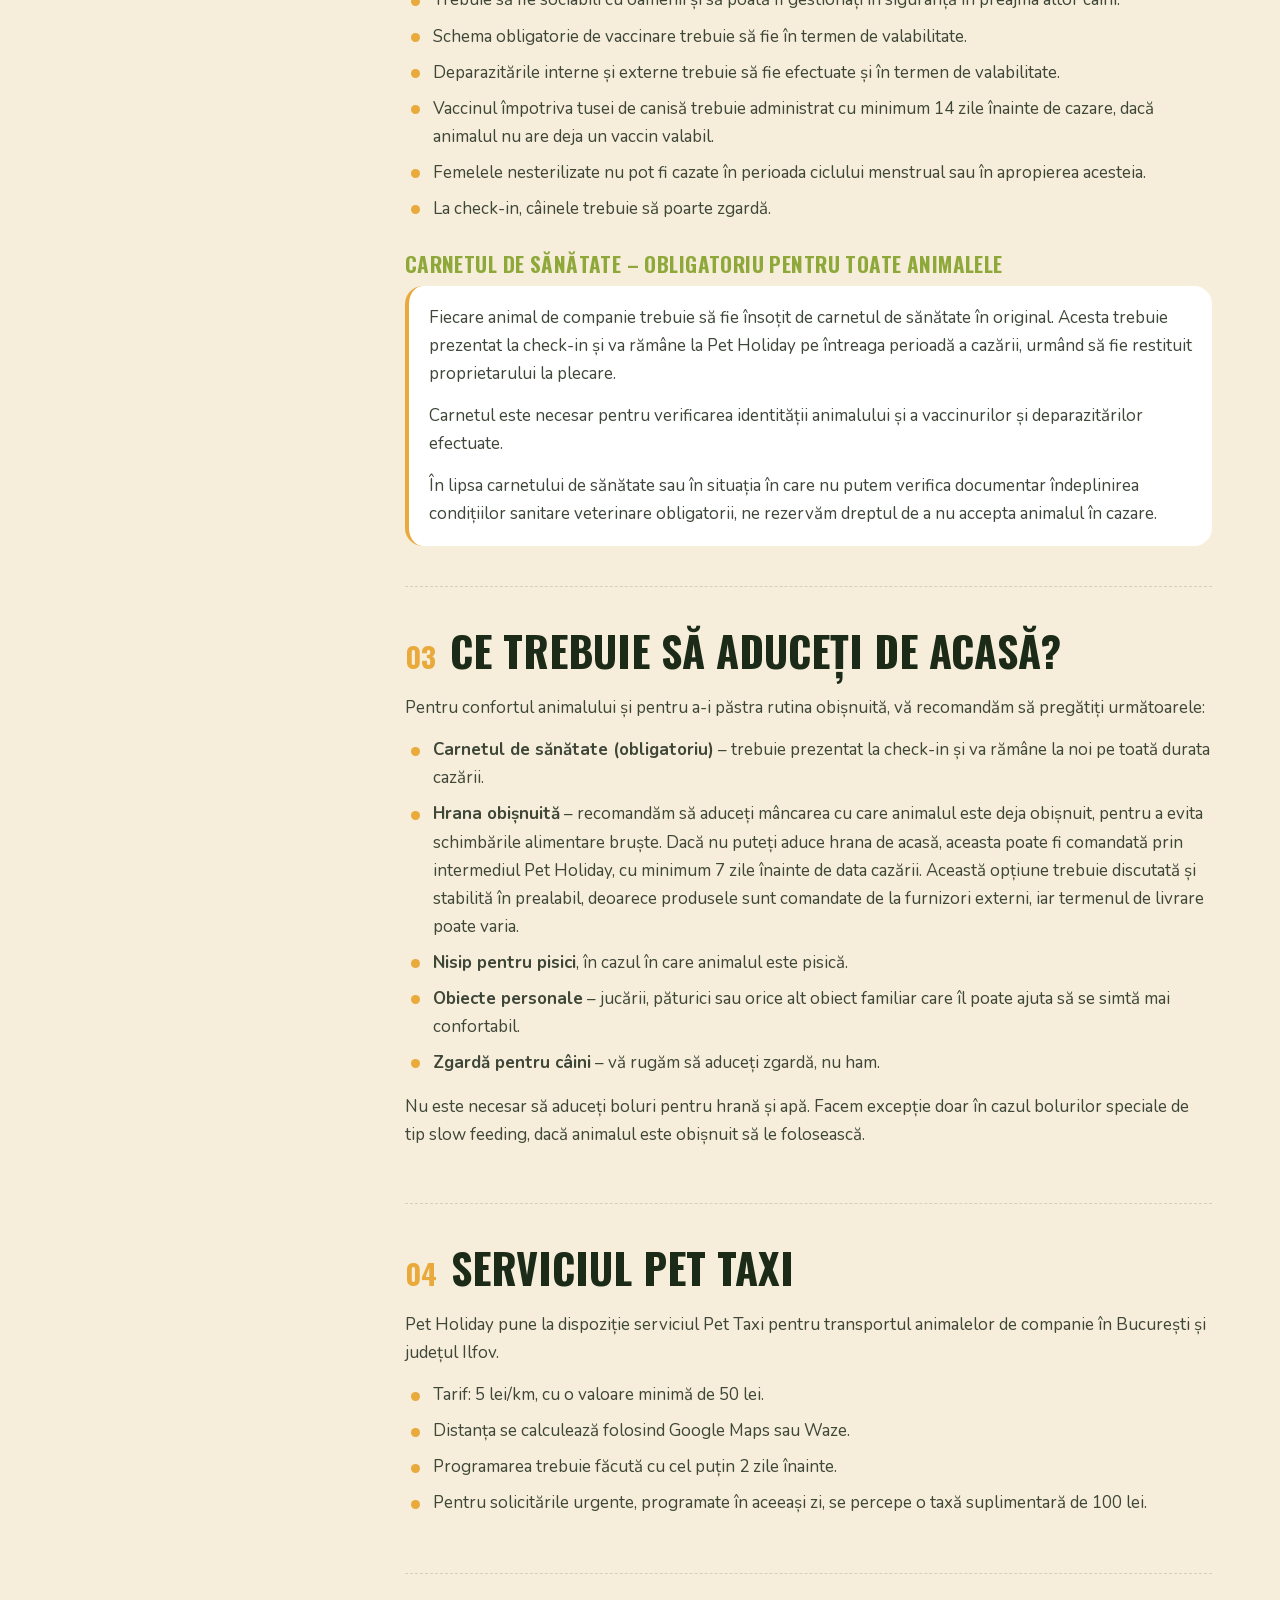
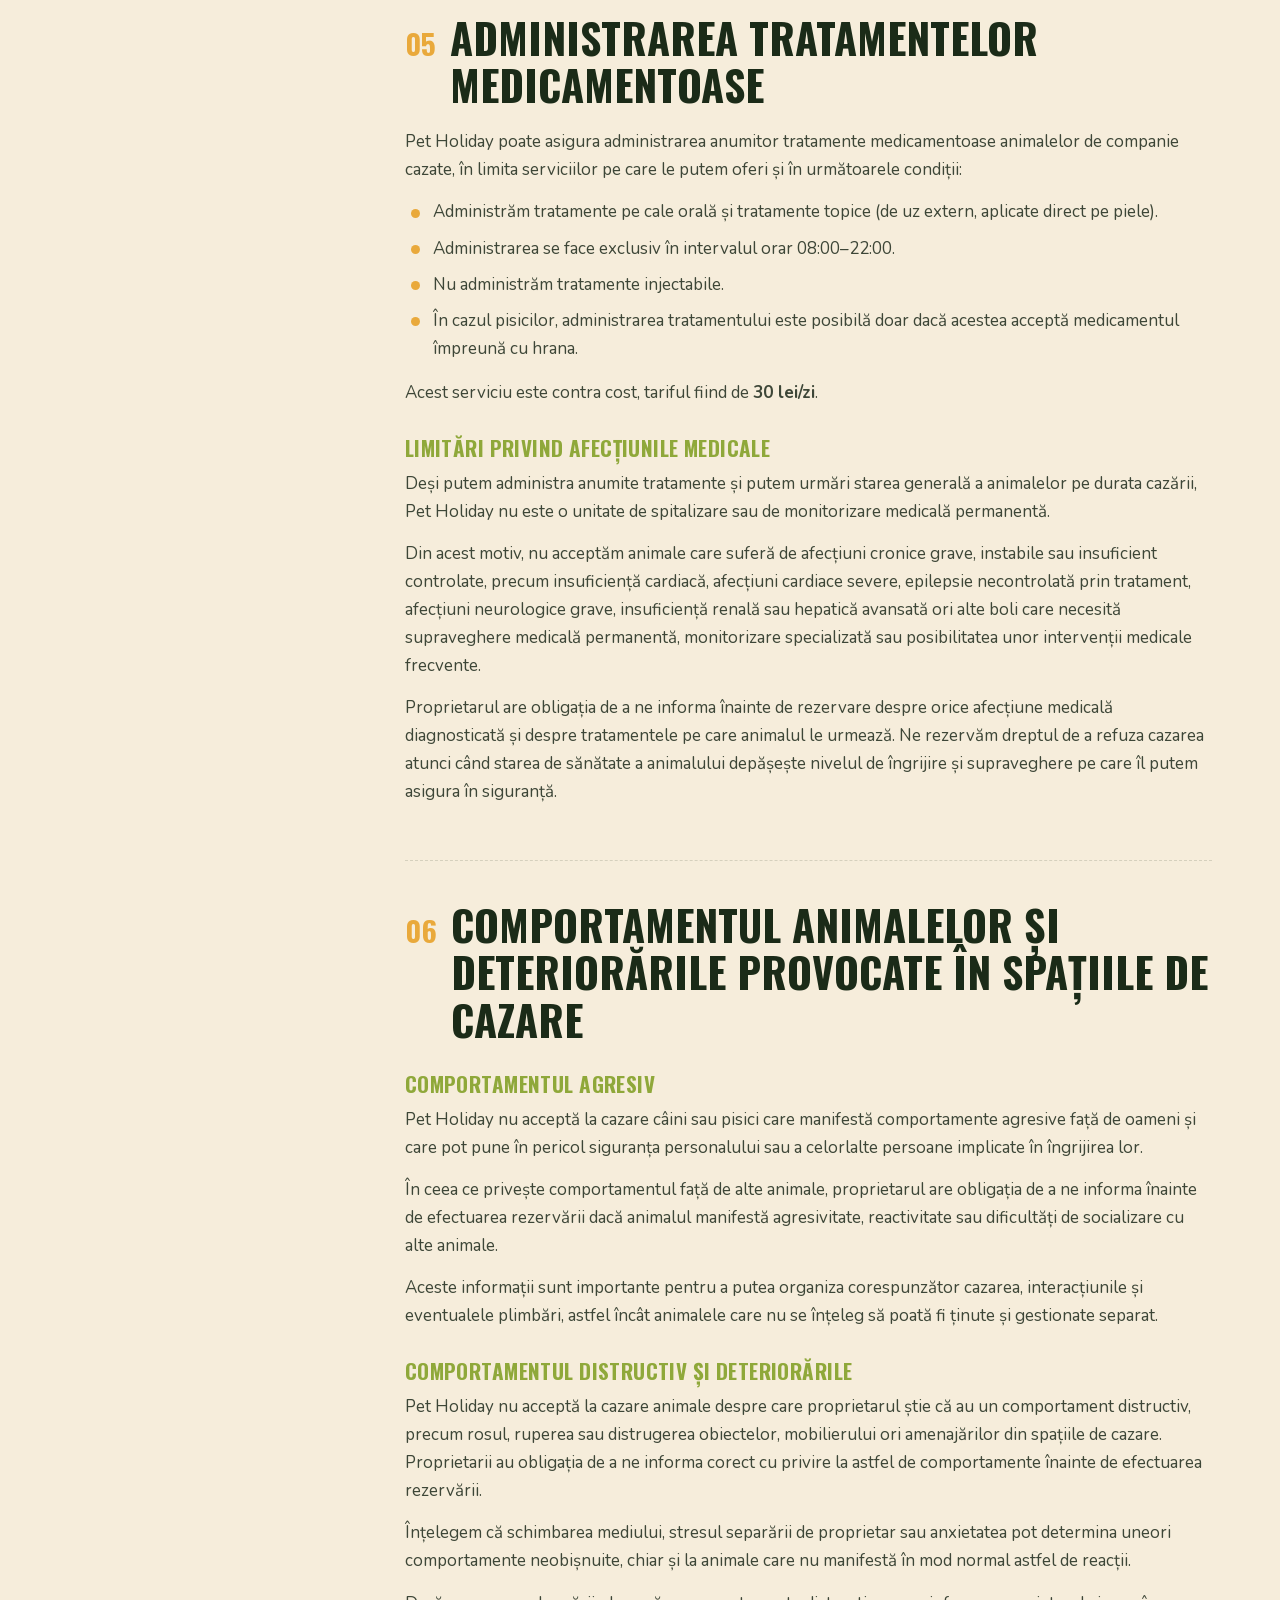
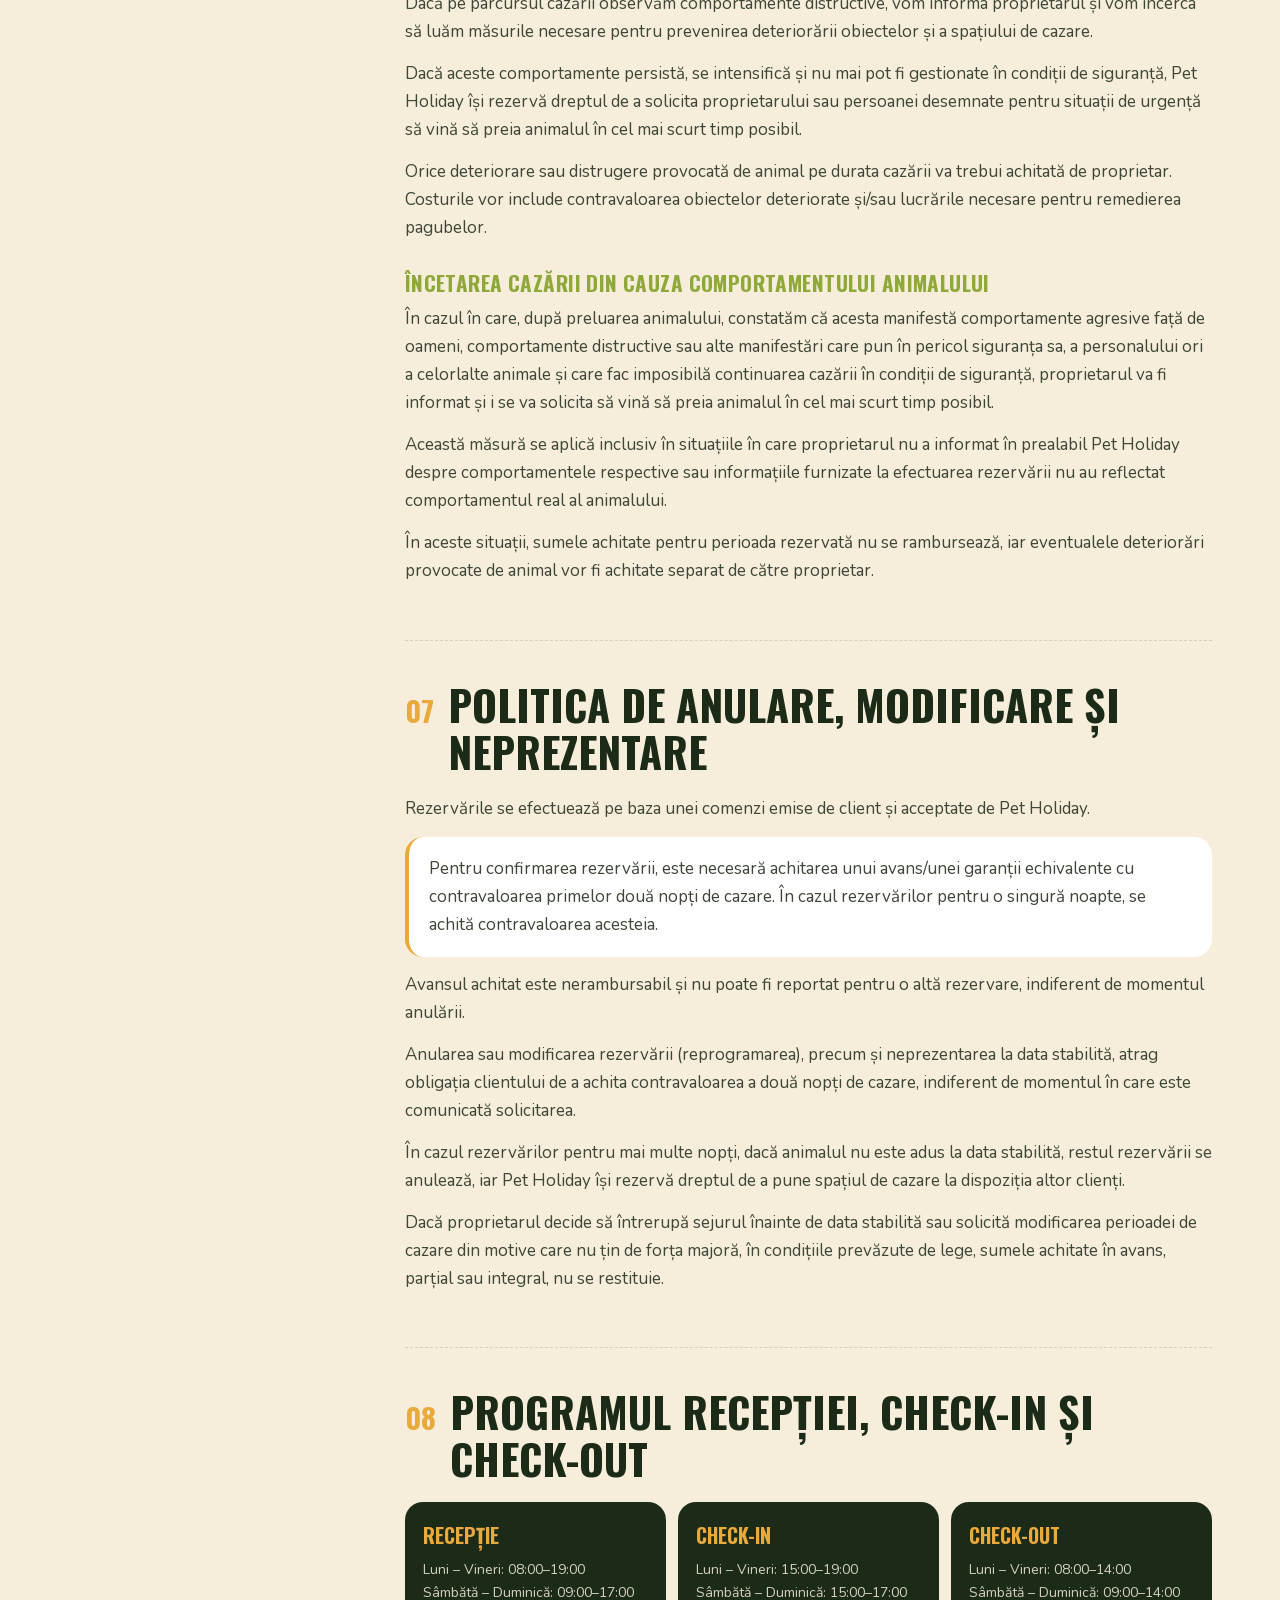
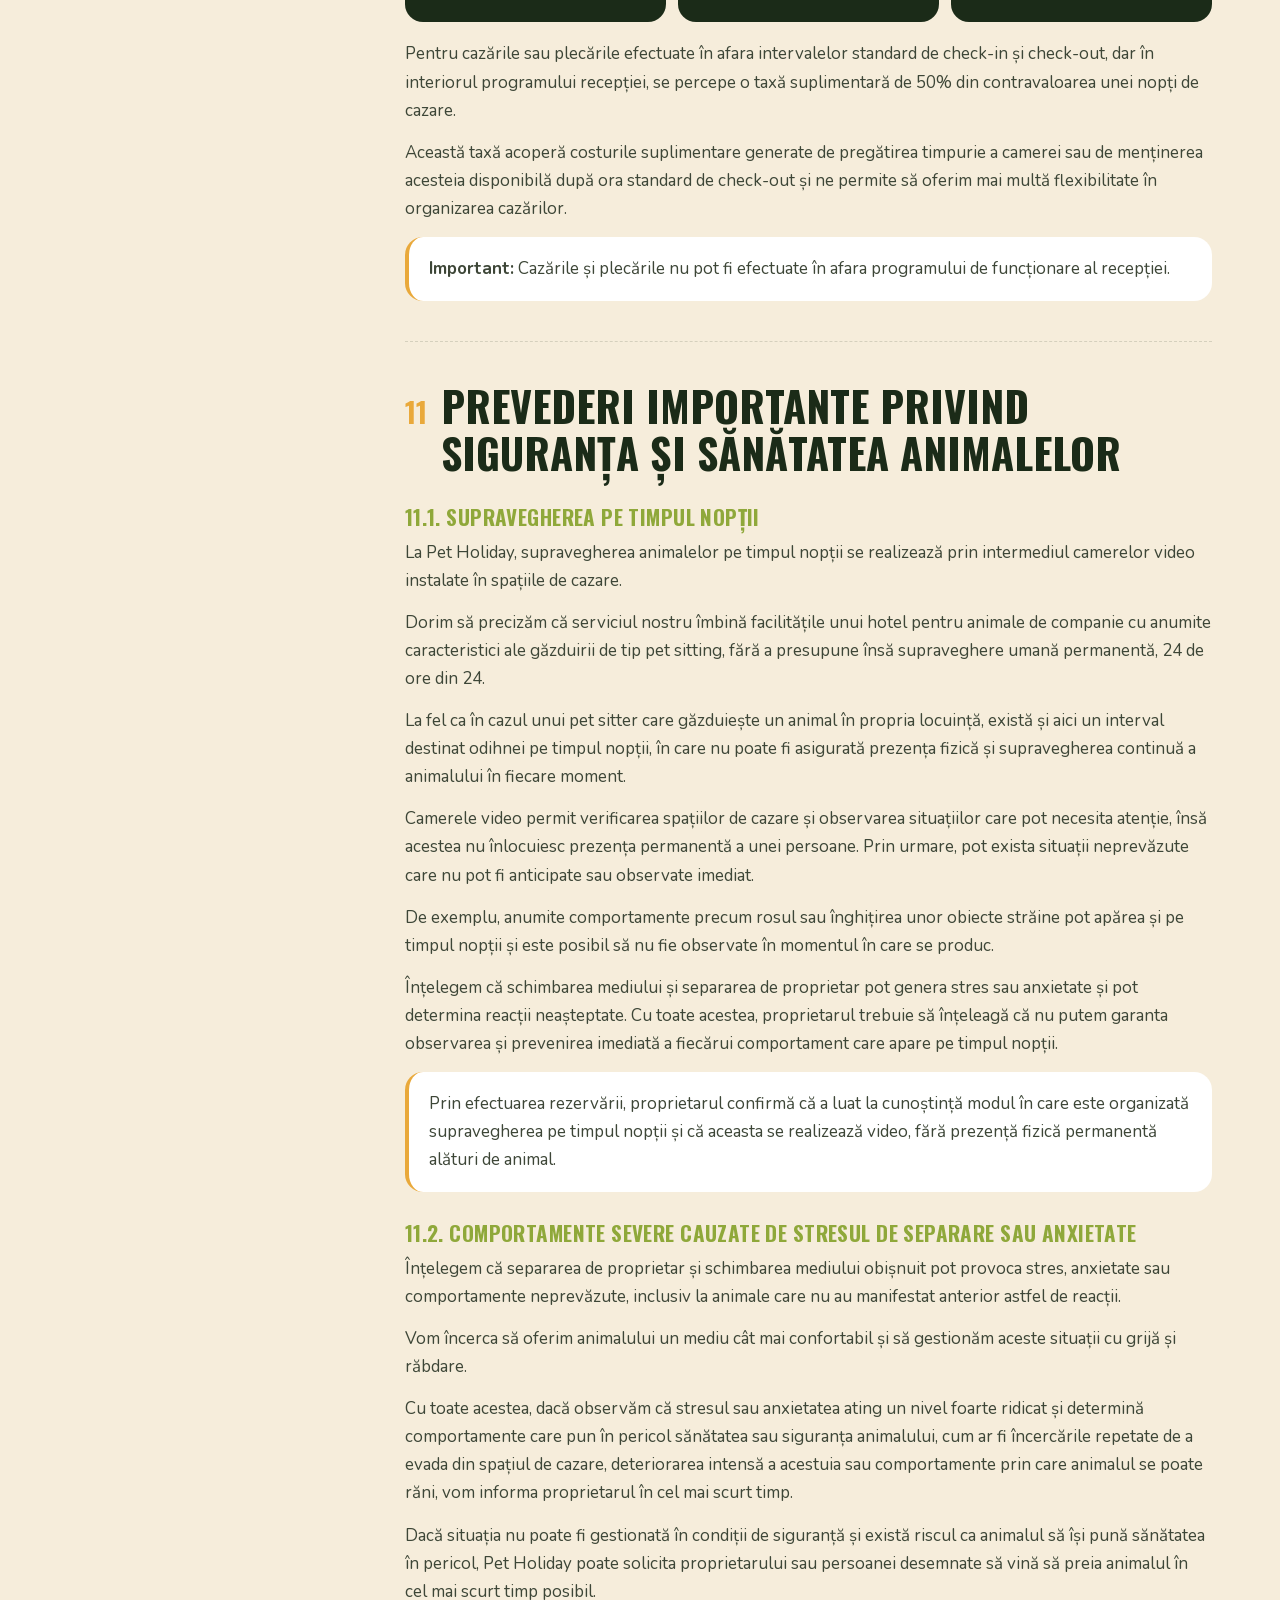
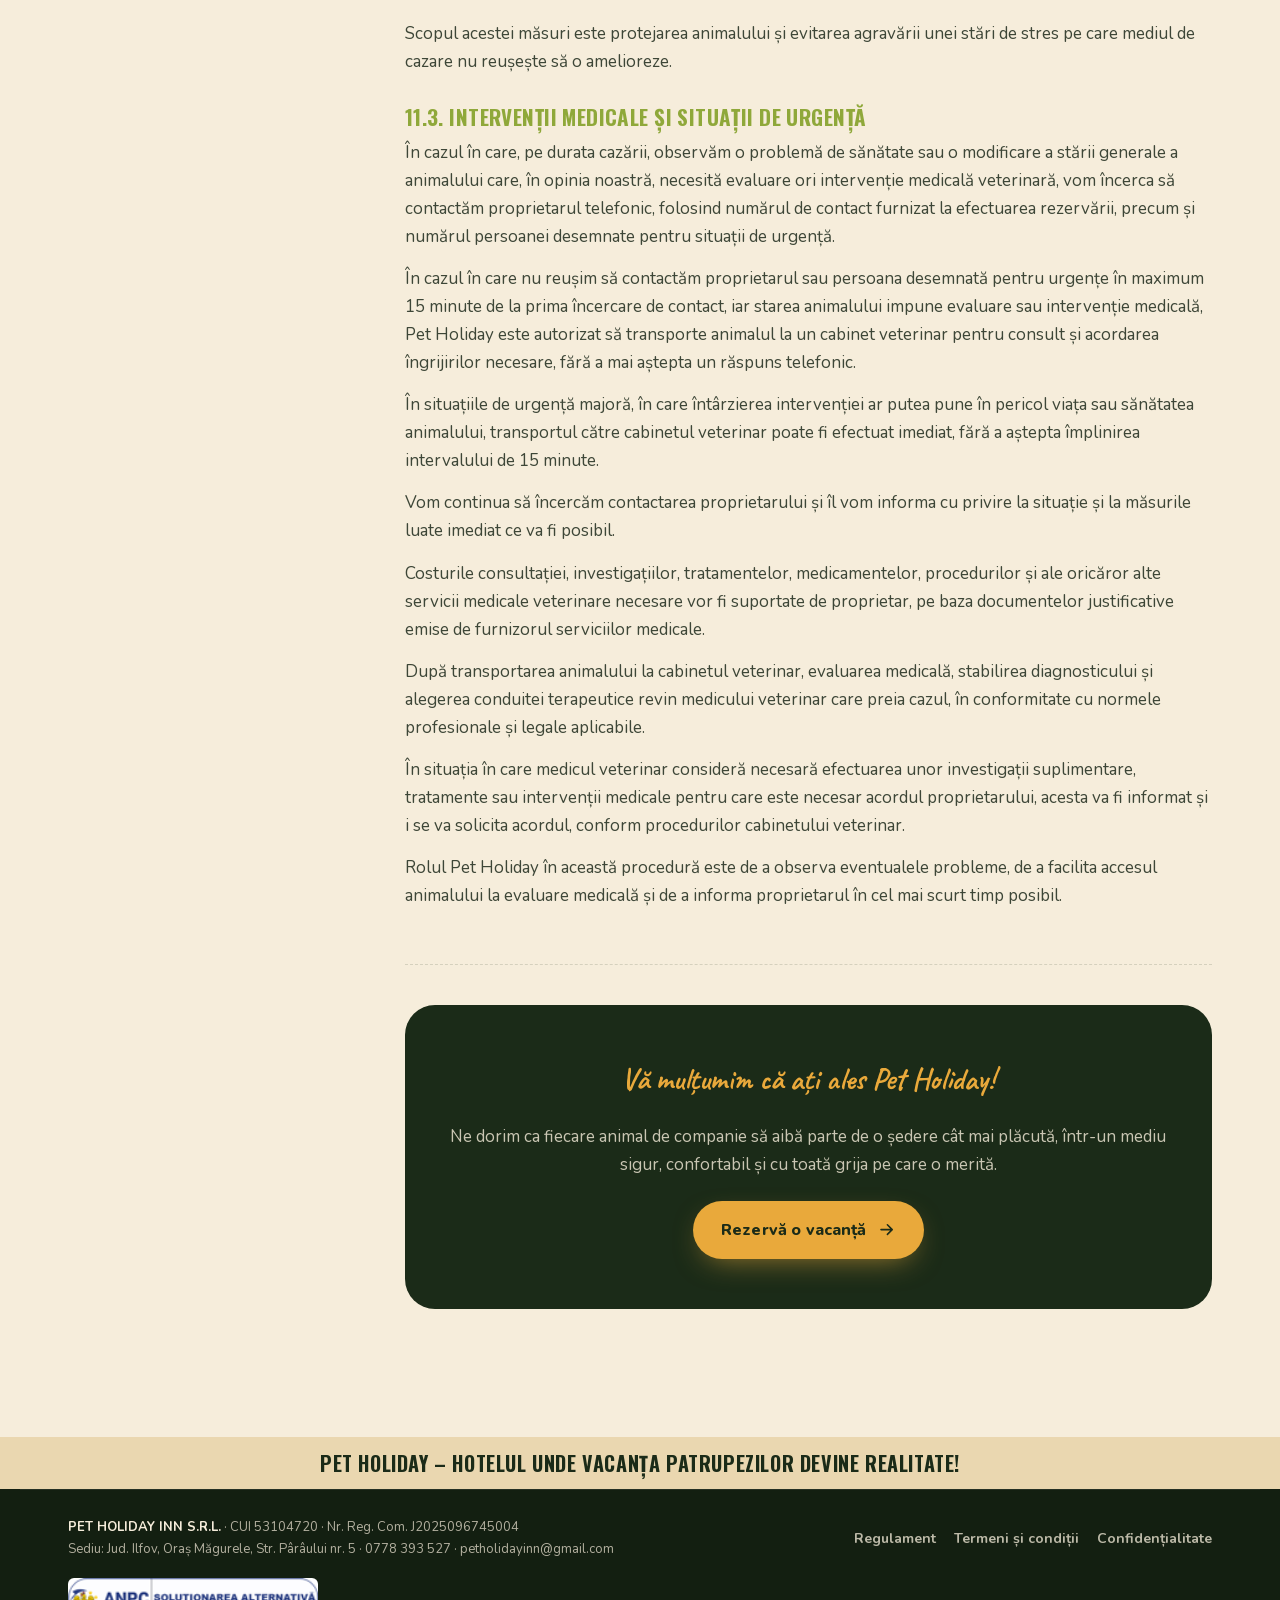
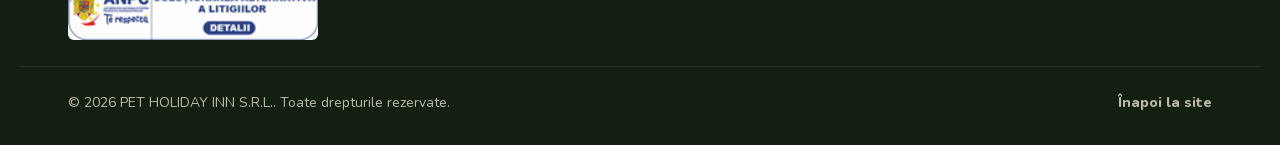
<file: regulament.html>
<!doctype html>
<html lang="ro">
<head>
  <meta charset="utf-8">
  <meta name="viewport" content="width=device-width, initial-scale=1, viewport-fit=cover">
  <title>Regulament de cazare – Pet Holiday | Măgurele, Ilfov</title>
  <meta name="description" content="Condițiile de cazare și regulamentul Pet Holiday: tarife, vaccinuri și acte necesare, ce aduci de acasă, Pet Taxi, tratamente, politica de anulare și programul recepției.">
  <meta name="theme-color" content="#1b2b18">
  <link rel="icon" type="image/png" sizes="64x64" href="assets/img/favicon-pet-holiday-64.png"><link rel="icon" type="image/png" sizes="192x192" href="assets/img/favicon-pet-holiday-192.png"><link rel="apple-touch-icon" href="assets/img/apple-touch-icon.png">
  <link rel="stylesheet" href="assets/fonts.css">
  <link rel="stylesheet" href="styles.css?v=22">
</head>
<body class="page-rules">
  <svg width="0" height="0" style="position:absolute" aria-hidden="true">
    <symbol id="i-arrow" viewBox="0 0 24 24" fill="none" stroke="currentColor" stroke-width="2" stroke-linecap="round" stroke-linejoin="round"><path d="M5 12h14M13 6l6 6-6 6"/></symbol>
  </svg>

  <header class="rules-top">
    <div class="wrap">
      <div class="rules-bar">
        <a class="brand" href="index.html" aria-label="Pet Holiday – acasă">
          <img class="logo-full" src="assets/img/logo-client.webp" alt="Pet Holiday" width="51" height="64">
          <span class="brand__txt"><b>Pet Holiday</b><small>Hotel pentru animale</small></span>
        </a>
        <a class="btn btn--gold" href="index.html#contact"><span>Rezervă acum</span></a>
      </div>
      <a class="rules-bar__back" href="index.html"><svg class="ic"><use href="#i-arrow"/></svg>Înapoi la site</a>
      <p class="eyebrow eyebrow--light" style="margin-top:28px">Condiții de cazare</p>
      <h1>Regulament de cazare</h1>
      <p>Pentru a le putea oferi tuturor animalelor de companie o ședere cât mai plăcută și în siguranță, vă rugăm să parcurgeți cu atenție regulamentul nostru înainte de efectuarea rezervării.</p>
    </div>
  </header>

  <main class="wrap rules">
    <nav class="rules__toc" aria-label="Cuprins">
      <b>Cuprins</b>
      <a href="#tarife">1. Tipuri de cazare și tarife</a>
      <a href="#conditii">2. Condiții obligatorii</a>
      <a href="#bagaj">3. Ce aduceți de acasă</a>
      <a href="#taxi">4. Pet Taxi</a>
      <a href="#tratamente">5. Tratamente</a>
      <a href="#comportament">6. Comportament și deteriorări</a>
      <a href="#anulare">7. Anulare și modificare</a>
      <a href="#program">8–10. Program</a>
      <a href="#siguranta">11. Siguranță și sănătate</a>
    </nav>

    <div class="rules__body">
      <section class="rule" id="tarife">
        <h2><span>01</span>Tipuri de cazare și tarife</h2>
        <p>Pet Holiday pune la dispoziție mai multe variante de cazare pentru câini, precum și spații dedicate pisicilor.</p>
        <h3>Cazare pentru câini</h3>
        <div class="rule-price">
          <div><span>Cabana Tiny</span><b>120 lei</b></div>
          <div><span>Cabana Medium</span><b>150 lei</b></div>
          <div><span>Cabana Premium</span><b>200 lei</b></div>
        </div>
        <h3>Cazare pentru pisici</h3>
        <div class="rule-price">
          <div><span>Cazare pisici</span><b>120 lei</b></div>
        </div>
        <p>Tarifele sunt calculate pentru fiecare noapte de cazare.</p>
      </section>

      <section class="rule" id="conditii">
        <h2><span>02</span>Condiții obligatorii pentru cazare</h2>
        <h3>Pentru pisici</h3>
        <ul>
          <li>Vaccinul antirabic și vaccinul polivalent trebuie să fie în termen de valabilitate sau administrate cu minimum 14 zile înainte de data cazării.</li>
          <li>Deparazitările interne și externe trebuie să fie efectuate și în termen de valabilitate.</li>
        </ul>
        <h3>Pentru câini</h3>
        <ul>
          <li>Trebuie să fie obișnuiți cu traiul în interior.</li>
          <li>Trebuie să fie sociabili cu oamenii și să poată fi gestionați în siguranță în preajma altor câini.</li>
          <li>Schema obligatorie de vaccinare trebuie să fie în termen de valabilitate.</li>
          <li>Deparazitările interne și externe trebuie să fie efectuate și în termen de valabilitate.</li>
          <li>Vaccinul împotriva tusei de canisă trebuie administrat cu minimum 14 zile înainte de cazare, dacă animalul nu are deja un vaccin valabil.</li>
          <li>Femelele nesterilizate nu pot fi cazate în perioada ciclului menstrual sau în apropierea acesteia.</li>
          <li>La check-in, câinele trebuie să poarte zgardă.</li>
        </ul>
        <h3>Carnetul de sănătate – obligatoriu pentru toate animalele</h3>
        <div class="callout">
          <p>Fiecare animal de companie trebuie să fie însoțit de carnetul de sănătate în original. Acesta trebuie prezentat la check-in și va rămâne la Pet Holiday pe întreaga perioadă a cazării, urmând să fie restituit proprietarului la plecare.</p>
          <p>Carnetul este necesar pentru verificarea identității animalului și a vaccinurilor și deparazitărilor efectuate.</p>
          <p>În lipsa carnetului de sănătate sau în situația în care nu putem verifica documentar îndeplinirea condițiilor sanitare veterinare obligatorii, ne rezervăm dreptul de a nu accepta animalul în cazare.</p>
        </div>
      </section>

      <section class="rule" id="bagaj">
        <h2><span>03</span>Ce trebuie să aduceți de acasă?</h2>
        <p>Pentru confortul animalului și pentru a-i păstra rutina obișnuită, vă recomandăm să pregătiți următoarele:</p>
        <ul>
          <li><b>Carnetul de sănătate (obligatoriu)</b> – trebuie prezentat la check-in și va rămâne la noi pe toată durata cazării.</li>
          <li><b>Hrana obișnuită</b> – recomandăm să aduceți mâncarea cu care animalul este deja obișnuit, pentru a evita schimbările alimentare bruște. Dacă nu puteți aduce hrana de acasă, aceasta poate fi comandată prin intermediul Pet Holiday, cu minimum 7 zile înainte de data cazării. Această opțiune trebuie discutată și stabilită în prealabil, deoarece produsele sunt comandate de la furnizori externi, iar termenul de livrare poate varia.</li>
          <li><b>Nisip pentru pisici</b>, în cazul în care animalul este pisică.</li>
          <li><b>Obiecte personale</b> – jucării, păturici sau orice alt obiect familiar care îl poate ajuta să se simtă mai confortabil.</li>
          <li><b>Zgardă pentru câini</b> – vă rugăm să aduceți zgardă, nu ham.</li>
        </ul>
        <p>Nu este necesar să aduceți boluri pentru hrană și apă. Facem excepție doar în cazul bolurilor speciale de tip slow feeding, dacă animalul este obișnuit să le folosească.</p>
      </section>

      <section class="rule" id="taxi">
        <h2><span>04</span>Serviciul Pet Taxi</h2>
        <p>Pet Holiday pune la dispoziție serviciul Pet Taxi pentru transportul animalelor de companie în București și județul Ilfov.</p>
        <ul>
          <li>Tarif: 5 lei/km, cu o valoare minimă de 50 lei.</li>
          <li>Distanța se calculează folosind Google Maps sau Waze.</li>
          <li>Programarea trebuie făcută cu cel puțin 2 zile înainte.</li>
          <li>Pentru solicitările urgente, programate în aceeași zi, se percepe o taxă suplimentară de 100 lei.</li>
        </ul>
      </section>

      <section class="rule" id="tratamente">
        <h2><span>05</span>Administrarea tratamentelor medicamentoase</h2>
        <p>Pet Holiday poate asigura administrarea anumitor tratamente medicamentoase animalelor de companie cazate, în limita serviciilor pe care le putem oferi și în următoarele condiții:</p>
        <ul>
          <li>Administrăm tratamente pe cale orală și tratamente topice (de uz extern, aplicate direct pe piele).</li>
          <li>Administrarea se face exclusiv în intervalul orar 08:00–22:00.</li>
          <li>Nu administrăm tratamente injectabile.</li>
          <li>În cazul pisicilor, administrarea tratamentului este posibilă doar dacă acestea acceptă medicamentul împreună cu hrana.</li>
        </ul>
        <p>Acest serviciu este contra cost, tariful fiind de <b>30 lei/zi</b>.</p>
        <h3>Limitări privind afecțiunile medicale</h3>
        <p>Deși putem administra anumite tratamente și putem urmări starea generală a animalelor pe durata cazării, Pet Holiday nu este o unitate de spitalizare sau de monitorizare medicală permanentă.</p>
        <p>Din acest motiv, nu acceptăm animale care suferă de afecțiuni cronice grave, instabile sau insuficient controlate, precum insuficiență cardiacă, afecțiuni cardiace severe, epilepsie necontrolată prin tratament, afecțiuni neurologice grave, insuficiență renală sau hepatică avansată ori alte boli care necesită supraveghere medicală permanentă, monitorizare specializată sau posibilitatea unor intervenții medicale frecvente.</p>
        <p>Proprietarul are obligația de a ne informa înainte de rezervare despre orice afecțiune medicală diagnosticată și despre tratamentele pe care animalul le urmează. Ne rezervăm dreptul de a refuza cazarea atunci când starea de sănătate a animalului depășește nivelul de îngrijire și supraveghere pe care îl putem asigura în siguranță.</p>
      </section>

      <section class="rule" id="comportament">
        <h2><span>06</span>Comportamentul animalelor și deteriorările provocate în spațiile de cazare</h2>
        <h3>Comportamentul agresiv</h3>
        <p>Pet Holiday nu acceptă la cazare câini sau pisici care manifestă comportamente agresive față de oameni și care pot pune în pericol siguranța personalului sau a celorlalte persoane implicate în îngrijirea lor.</p>
        <p>În ceea ce privește comportamentul față de alte animale, proprietarul are obligația de a ne informa înainte de efectuarea rezervării dacă animalul manifestă agresivitate, reactivitate sau dificultăți de socializare cu alte animale.</p>
        <p>Aceste informații sunt importante pentru a putea organiza corespunzător cazarea, interacțiunile și eventualele plimbări, astfel încât animalele care nu se înțeleg să poată fi ținute și gestionate separat.</p>
        <h3>Comportamentul distructiv și deteriorările</h3>
        <p>Pet Holiday nu acceptă la cazare animale despre care proprietarul știe că au un comportament distructiv, precum rosul, ruperea sau distrugerea obiectelor, mobilierului ori amenajărilor din spațiile de cazare. Proprietarii au obligația de a ne informa corect cu privire la astfel de comportamente înainte de efectuarea rezervării.</p>
        <p>Înțelegem că schimbarea mediului, stresul separării de proprietar sau anxietatea pot determina uneori comportamente neobișnuite, chiar și la animale care nu manifestă în mod normal astfel de reacții.</p>
        <p>Dacă pe parcursul cazării observăm comportamente distructive, vom informa proprietarul și vom încerca să luăm măsurile necesare pentru prevenirea deteriorării obiectelor și a spațiului de cazare.</p>
        <p>Dacă aceste comportamente persistă, se intensifică și nu mai pot fi gestionate în condiții de siguranță, Pet Holiday își rezervă dreptul de a solicita proprietarului sau persoanei desemnate pentru situații de urgență să vină să preia animalul în cel mai scurt timp posibil.</p>
        <p>Orice deteriorare sau distrugere provocată de animal pe durata cazării va trebui achitată de proprietar. Costurile vor include contravaloarea obiectelor deteriorate și/sau lucrările necesare pentru remedierea pagubelor.</p>
        <h3>Încetarea cazării din cauza comportamentului animalului</h3>
        <p>În cazul în care, după preluarea animalului, constatăm că acesta manifestă comportamente agresive față de oameni, comportamente distructive sau alte manifestări care pun în pericol siguranța sa, a personalului ori a celorlalte animale și care fac imposibilă continuarea cazării în condiții de siguranță, proprietarul va fi informat și i se va solicita să vină să preia animalul în cel mai scurt timp posibil.</p>
        <p>Această măsură se aplică inclusiv în situațiile în care proprietarul nu a informat în prealabil Pet Holiday despre comportamentele respective sau informațiile furnizate la efectuarea rezervării nu au reflectat comportamentul real al animalului.</p>
        <p>În aceste situații, sumele achitate pentru perioada rezervată nu se rambursează, iar eventualele deteriorări provocate de animal vor fi achitate separat de către proprietar.</p>
      </section>

      <section class="rule" id="anulare">
        <h2><span>07</span>Politica de anulare, modificare și neprezentare</h2>
        <p>Rezervările se efectuează pe baza unei comenzi emise de client și acceptate de Pet Holiday.</p>
        <div class="callout">
          <p>Pentru confirmarea rezervării, este necesară achitarea unui avans/unei garanții echivalente cu contravaloarea primelor două nopți de cazare. În cazul rezervărilor pentru o singură noapte, se achită contravaloarea acesteia.</p>
        </div>
        <p style="margin-top:14px">Avansul achitat este nerambursabil și nu poate fi reportat pentru o altă rezervare, indiferent de momentul anulării.</p>
        <p>Anularea sau modificarea rezervării (reprogramarea), precum și neprezentarea la data stabilită, atrag obligația clientului de a achita contravaloarea a două nopți de cazare, indiferent de momentul în care este comunicată solicitarea.</p>
        <p>În cazul rezervărilor pentru mai multe nopți, dacă animalul nu este adus la data stabilită, restul rezervării se anulează, iar Pet Holiday își rezervă dreptul de a pune spațiul de cazare la dispoziția altor clienți.</p>
        <p>Dacă proprietarul decide să întrerupă sejurul înainte de data stabilită sau solicită modificarea perioadei de cazare din motive care nu țin de forța majoră, în condițiile prevăzute de lege, sumele achitate în avans, parțial sau integral, nu se restituie.</p>
      </section>

      <section class="rule" id="program">
        <h2><span>08</span>Programul recepției, check-in și check-out</h2>
        <div class="rule-hours">
          <div><b>Recepție</b><span>Luni – Vineri: 08:00–19:00</span><span>Sâmbătă – Duminică: 09:00–17:00</span></div>
          <div><b>Check-in</b><span>Luni – Vineri: 15:00–19:00</span><span>Sâmbătă – Duminică: 15:00–17:00</span></div>
          <div><b>Check-out</b><span>Luni – Vineri: 08:00–14:00</span><span>Sâmbătă – Duminică: 09:00–14:00</span></div>
        </div>
        <p>Pentru cazările sau plecările efectuate în afara intervalelor standard de check-in și check-out, dar în interiorul programului recepției, se percepe o taxă suplimentară de 50% din contravaloarea unei nopți de cazare.</p>
        <p>Această taxă acoperă costurile suplimentare generate de pregătirea timpurie a camerei sau de menținerea acesteia disponibilă după ora standard de check-out și ne permite să oferim mai multă flexibilitate în organizarea cazărilor.</p>
        <div class="callout"><p><b>Important:</b> Cazările și plecările nu pot fi efectuate în afara programului de funcționare al recepției.</p></div>
      </section>

      <section class="rule" id="siguranta">
        <h2><span>11</span>Prevederi importante privind siguranța și sănătatea animalelor</h2>
        <h3>11.1. Supravegherea pe timpul nopții</h3>
        <p>La Pet Holiday, supravegherea animalelor pe timpul nopții se realizează prin intermediul camerelor video instalate în spațiile de cazare.</p>
        <p>Dorim să precizăm că serviciul nostru îmbină facilitățile unui hotel pentru animale de companie cu anumite caracteristici ale găzduirii de tip pet sitting, fără a presupune însă supraveghere umană permanentă, 24 de ore din 24.</p>
        <p>La fel ca în cazul unui pet sitter care găzduiește un animal în propria locuință, există și aici un interval destinat odihnei pe timpul nopții, în care nu poate fi asigurată prezența fizică și supravegherea continuă a animalului în fiecare moment.</p>
        <p>Camerele video permit verificarea spațiilor de cazare și observarea situațiilor care pot necesita atenție, însă acestea nu înlocuiesc prezența permanentă a unei persoane. Prin urmare, pot exista situații neprevăzute care nu pot fi anticipate sau observate imediat.</p>
        <p>De exemplu, anumite comportamente precum rosul sau înghițirea unor obiecte străine pot apărea și pe timpul nopții și este posibil să nu fie observate în momentul în care se produc.</p>
        <p>Înțelegem că schimbarea mediului și separarea de proprietar pot genera stres sau anxietate și pot determina reacții neașteptate. Cu toate acestea, proprietarul trebuie să înțeleagă că nu putem garanta observarea și prevenirea imediată a fiecărui comportament care apare pe timpul nopții.</p>
        <div class="callout"><p>Prin efectuarea rezervării, proprietarul confirmă că a luat la cunoștință modul în care este organizată supravegherea pe timpul nopții și că aceasta se realizează video, fără prezență fizică permanentă alături de animal.</p></div>

        <h3>11.2. Comportamente severe cauzate de stresul de separare sau anxietate</h3>
        <p>Înțelegem că separarea de proprietar și schimbarea mediului obișnuit pot provoca stres, anxietate sau comportamente neprevăzute, inclusiv la animale care nu au manifestat anterior astfel de reacții.</p>
        <p>Vom încerca să oferim animalului un mediu cât mai confortabil și să gestionăm aceste situații cu grijă și răbdare.</p>
        <p>Cu toate acestea, dacă observăm că stresul sau anxietatea ating un nivel foarte ridicat și determină comportamente care pun în pericol sănătatea sau siguranța animalului, cum ar fi încercările repetate de a evada din spațiul de cazare, deteriorarea intensă a acestuia sau comportamente prin care animalul se poate răni, vom informa proprietarul în cel mai scurt timp.</p>
        <p>Dacă situația nu poate fi gestionată în condiții de siguranță și există riscul ca animalul să își pună sănătatea în pericol, Pet Holiday poate solicita proprietarului sau persoanei desemnate să vină să preia animalul în cel mai scurt timp posibil.</p>
        <p>Scopul acestei măsuri este protejarea animalului și evitarea agravării unei stări de stres pe care mediul de cazare nu reușește să o amelioreze.</p>

        <h3>11.3. Intervenții medicale și situații de urgență</h3>
        <p>În cazul în care, pe durata cazării, observăm o problemă de sănătate sau o modificare a stării generale a animalului care, în opinia noastră, necesită evaluare ori intervenție medicală veterinară, vom încerca să contactăm proprietarul telefonic, folosind numărul de contact furnizat la efectuarea rezervării, precum și numărul persoanei desemnate pentru situații de urgență.</p>
        <p>În cazul în care nu reușim să contactăm proprietarul sau persoana desemnată pentru urgențe în maximum 15 minute de la prima încercare de contact, iar starea animalului impune evaluare sau intervenție medicală, Pet Holiday este autorizat să transporte animalul la un cabinet veterinar pentru consult și acordarea îngrijirilor necesare, fără a mai aștepta un răspuns telefonic.</p>
        <p>În situațiile de urgență majoră, în care întârzierea intervenției ar putea pune în pericol viața sau sănătatea animalului, transportul către cabinetul veterinar poate fi efectuat imediat, fără a aștepta împlinirea intervalului de 15 minute.</p>
        <p>Vom continua să încercăm contactarea proprietarului și îl vom informa cu privire la situație și la măsurile luate imediat ce va fi posibil.</p>
        <p>Costurile consultației, investigațiilor, tratamentelor, medicamentelor, procedurilor și ale oricăror alte servicii medicale veterinare necesare vor fi suportate de proprietar, pe baza documentelor justificative emise de furnizorul serviciilor medicale.</p>
        <p>După transportarea animalului la cabinetul veterinar, evaluarea medicală, stabilirea diagnosticului și alegerea conduitei terapeutice revin medicului veterinar care preia cazul, în conformitate cu normele profesionale și legale aplicabile.</p>
        <p>În situația în care medicul veterinar consideră necesară efectuarea unor investigații suplimentare, tratamente sau intervenții medicale pentru care este necesar acordul proprietarului, acesta va fi informat și i se va solicita acordul, conform procedurilor cabinetului veterinar.</p>
        <p>Rolul Pet Holiday în această procedură este de a observa eventualele probleme, de a facilita accesul animalului la evaluare medicală și de a informa proprietarul în cel mai scurt timp posibil.</p>
      </section>

      <div class="rules__end">
        <p class="script">Vă mulțumim că ați ales Pet Holiday!</p>
        <p>Ne dorim ca fiecare animal de companie să aibă parte de o ședere cât mai plăcută, într-un mediu sigur, confortabil și cu toată grija pe care o merită.</p>
        <a class="btn btn--gold" href="index.html#contact"><span>Rezervă o vacanță</span><svg class="ic"><use href="#i-arrow"/></svg></a>
      </div>
    </div>
  </main>

  <footer class="foot">
    <div class="foot__ribbon">Pet Holiday – hotelul unde vacanța patrupezilor devine realitate!</div>
    <div class="wrap foot__legal">
      <div class="foot__company"><b>PET HOLIDAY INN S.R.L.</b> · CUI 53104720 · Nr. Reg. Com. J2025096745004<br>Sediu: Jud. Ilfov, Oraș Măgurele, Str. Pârâului nr. 5 · <a href="tel:+40778393527">0778 393 527</a> · <a href="mailto:petholidayinn@gmail.com">petholidayinn@gmail.com</a></div>
      <nav class="foot__links"><a href="regulament.html">Regulament</a><a href="termeni.html">Termeni și condiții</a><a href="confidentialitate.html">Confidențialitate</a></nav>
      <a class="foot__sal" href="https://reclamatiisal.anpc.ro/" target="_blank" rel="noopener"><img src="assets/img/anpc-sal.png" alt="ANPC – Soluționarea alternativă a litigiilor" width="250" height="62"></a>
    </div>
    <div class="wrap foot__bottom"><span>© 2026 PET HOLIDAY INN S.R.L.. Toate drepturile rezervate.</span><a href="index.html" class="totop">Înapoi la site</a></div>
  </footer>

  <script>
    // Evidențiază secțiunea curentă în cuprins
    const links = [...document.querySelectorAll(".rules__toc a")];
    const io = new IntersectionObserver(es => es.forEach(e => {
      if (e.isIntersecting) links.forEach(l => l.classList.toggle("is-active", l.getAttribute("href") === "#" + e.target.id));
    }), { rootMargin: "-30% 0px -60% 0px" });
    document.querySelectorAll(".rule").forEach(s => io.observe(s));
  </script>
</body>
</html>
</file>
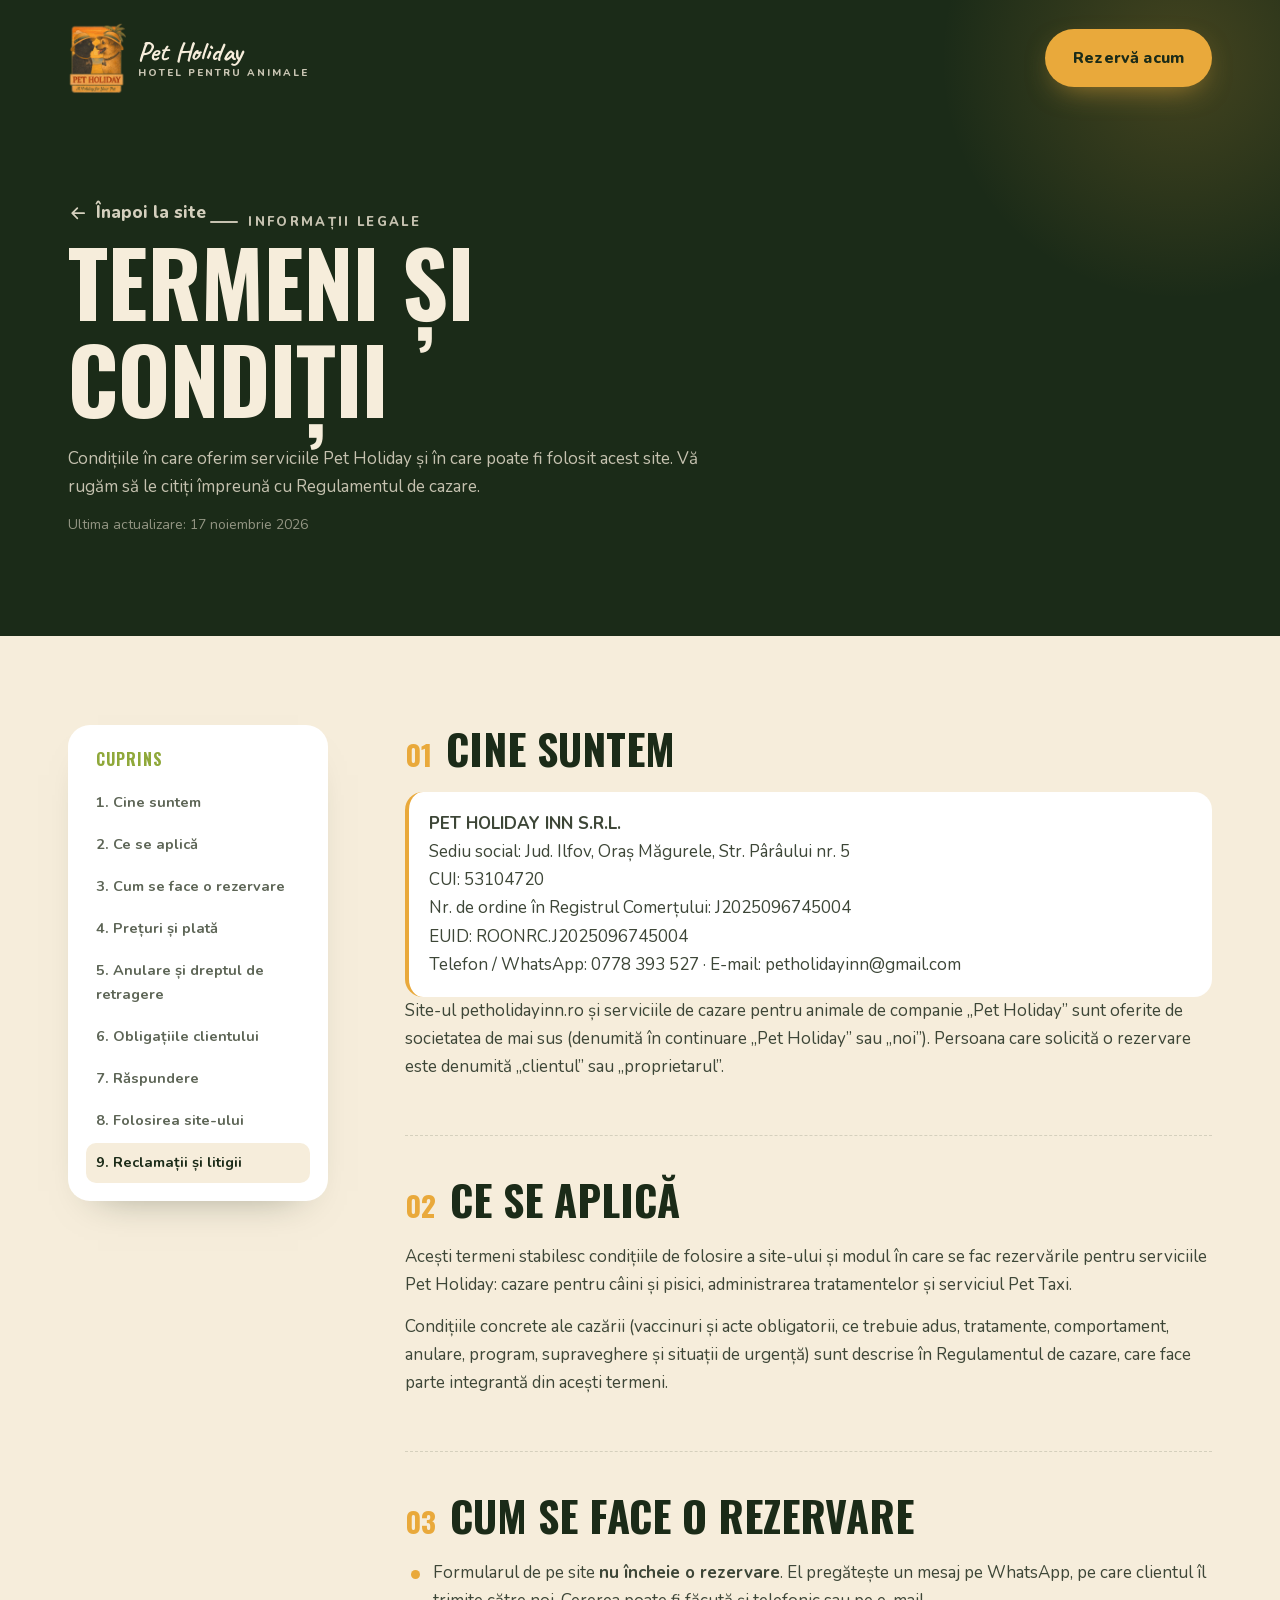
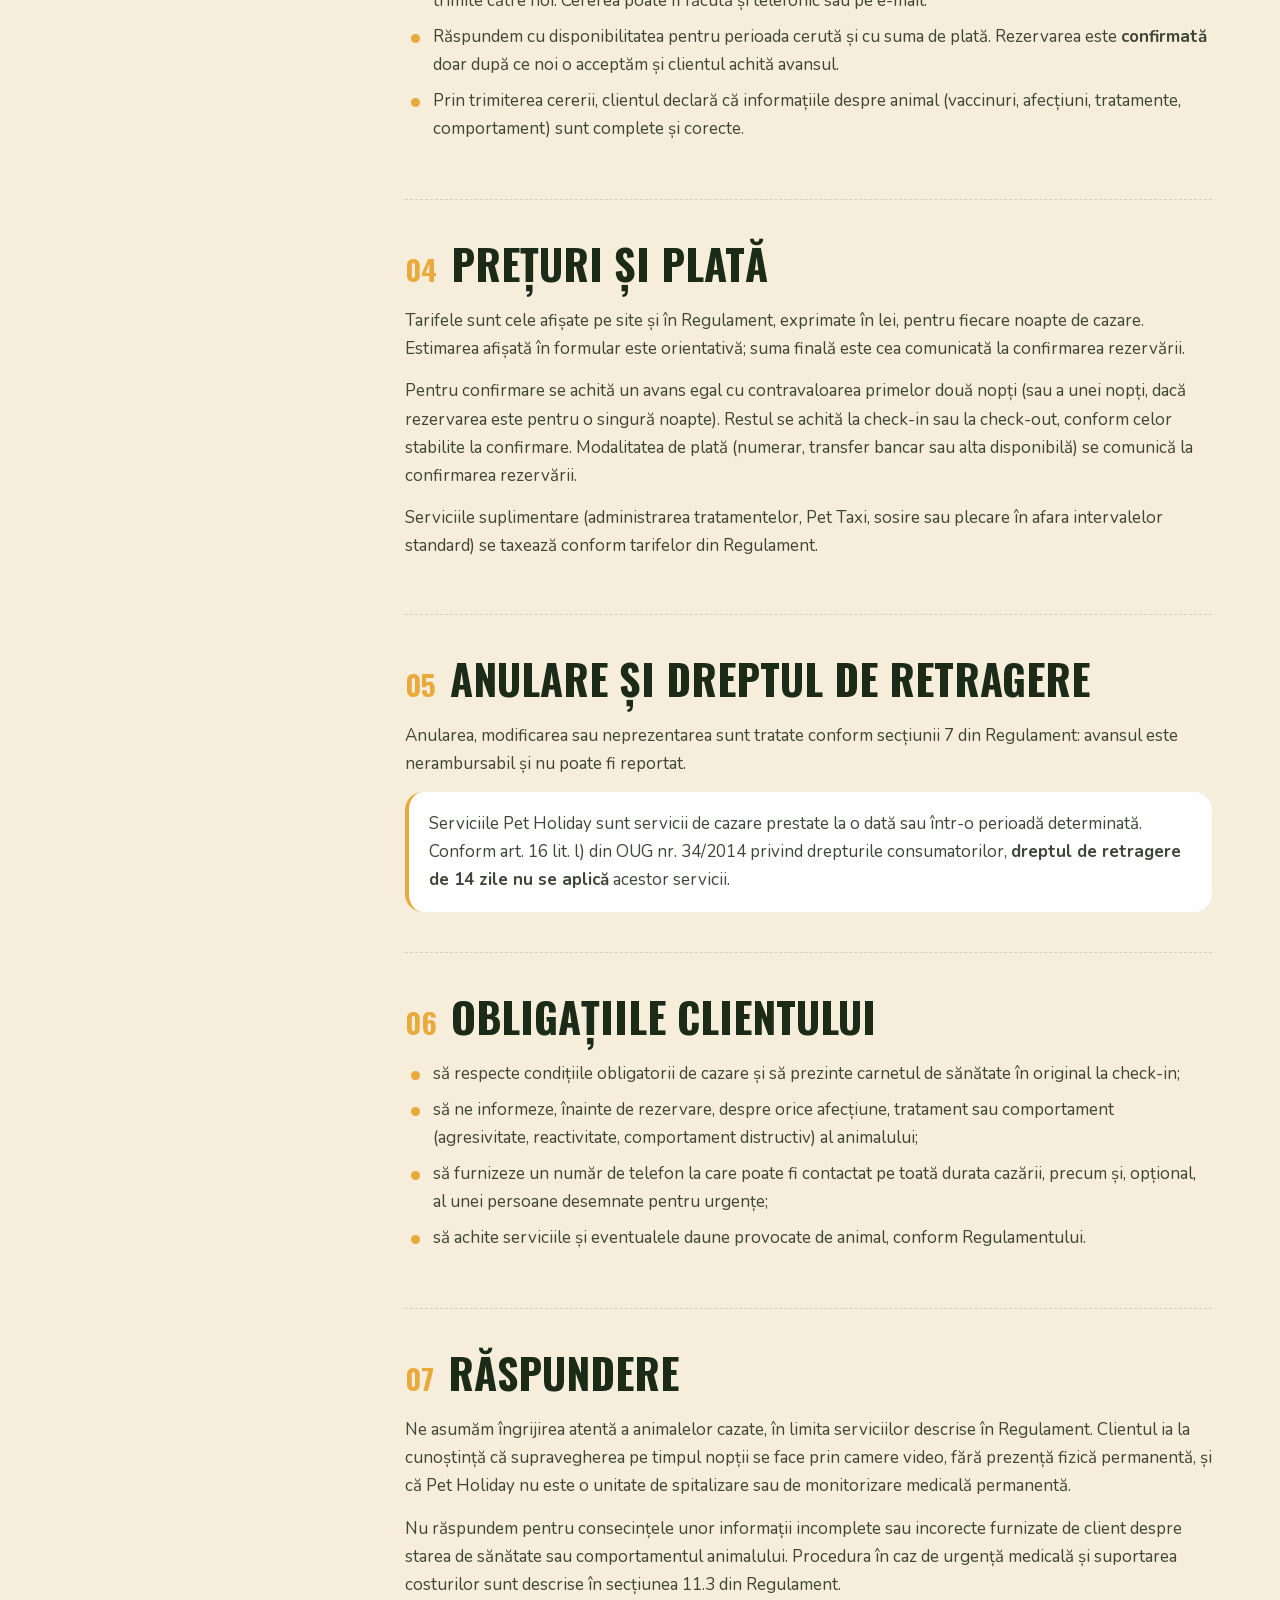
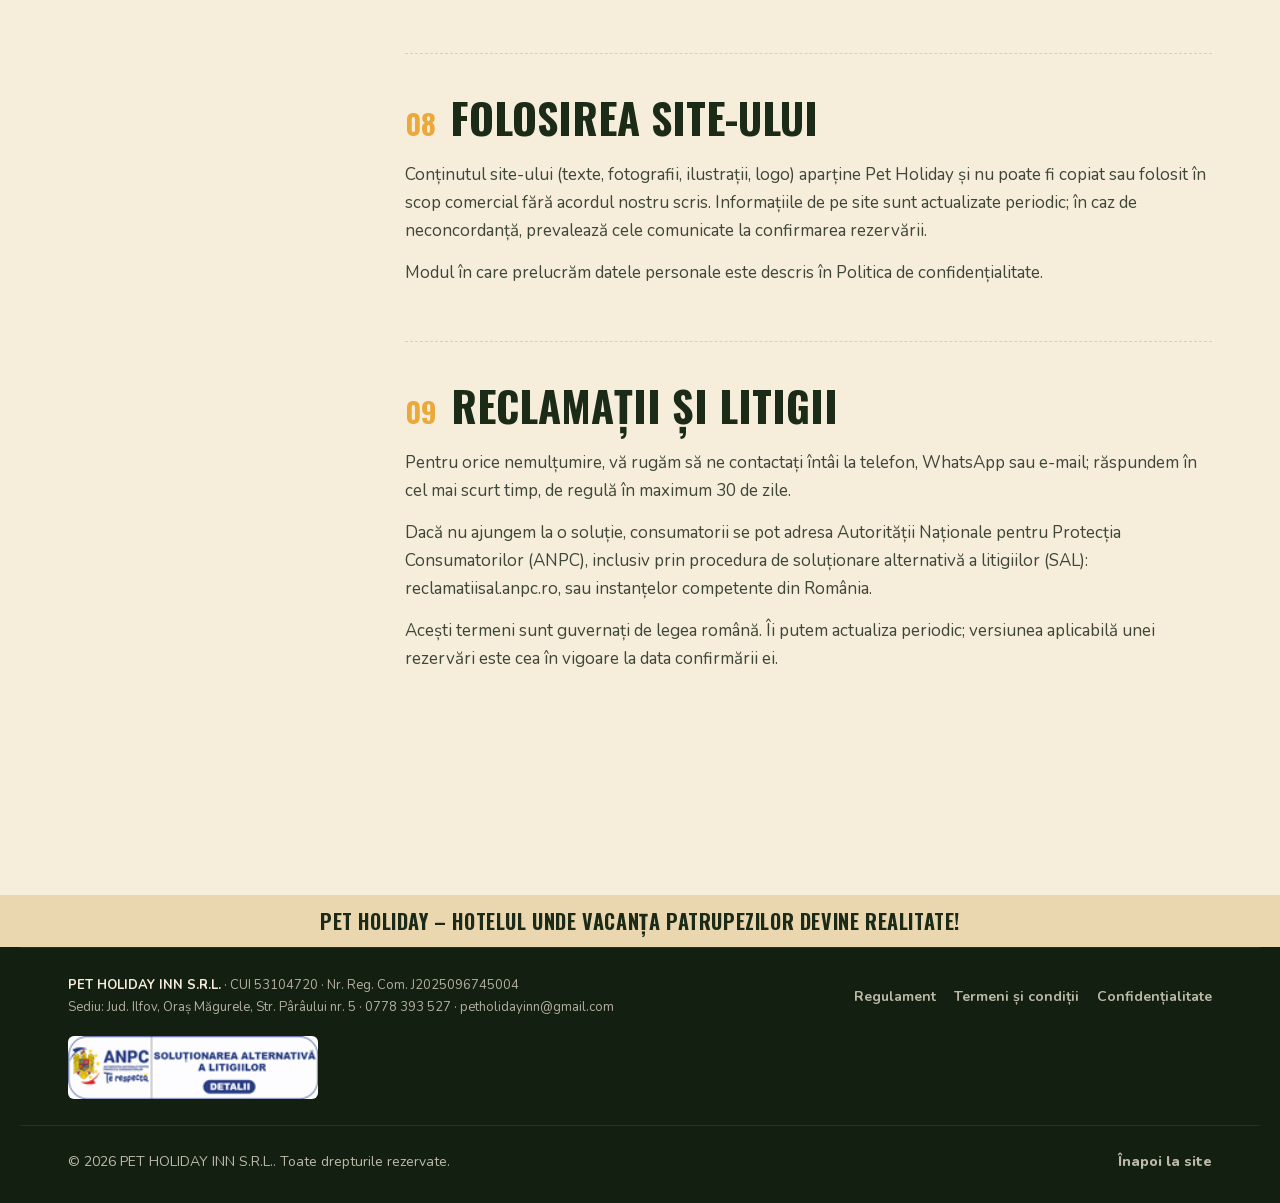
<file: termeni.html>
<!doctype html>
<html lang="ro">
<head>
  <meta charset="utf-8">
  <meta name="viewport" content="width=device-width, initial-scale=1, viewport-fit=cover">
  <title>Termeni și condiții – Pet Holiday | Măgurele, Ilfov</title>
  <meta name="description" content="Termenii și condițiile Pet Holiday Inn S.R.L.: cum se face o rezervare, prețuri, avans, anulare, răspundere și reclamații.">
  <meta name="theme-color" content="#1b2b18">
  <link rel="icon" type="image/png" sizes="64x64" href="assets/img/favicon-pet-holiday-64.png"><link rel="icon" type="image/png" sizes="192x192" href="assets/img/favicon-pet-holiday-192.png"><link rel="apple-touch-icon" href="assets/img/apple-touch-icon.png">
  <link rel="stylesheet" href="assets/fonts.css">
  <link rel="stylesheet" href="styles.css?v=22">
</head>
<body class="page-rules">
  <svg width="0" height="0" style="position:absolute" aria-hidden="true">
    <symbol id="i-arrow" viewBox="0 0 24 24" fill="none" stroke="currentColor" stroke-width="2" stroke-linecap="round" stroke-linejoin="round"><path d="M5 12h14M13 6l6 6-6 6"/></symbol>
  </svg>

  <header class="rules-top">
    <div class="wrap">
      <div class="rules-bar">
        <a class="brand" href="index.html" aria-label="Pet Holiday – acasă">
          <img class="logo-full" src="assets/img/logo-client.webp" alt="Pet Holiday" width="51" height="64">
          <span class="brand__txt"><b>Pet Holiday</b><small>Hotel pentru animale</small></span>
        </a>
        <a class="btn btn--gold" href="index.html#contact"><span>Rezervă acum</span></a>
      </div>
      <a class="rules-bar__back" href="index.html"><svg class="ic"><use href="#i-arrow"/></svg>Înapoi la site</a>
      <p class="eyebrow eyebrow--light" style="margin-top:28px">Informații legale</p>
      <h1>Termeni și condiții</h1>
      <p>Condițiile în care oferim serviciile Pet Holiday și în care poate fi folosit acest site. Vă rugăm să le citiți împreună cu Regulamentul de cazare.</p>
      <p style="margin-top:12px;font-size:14px;opacity:.7">Ultima actualizare: 17 noiembrie 2026</p>
    </div>
  </header>

  <main class="wrap rules">
    <nav class="rules__toc" aria-label="Cuprins">
      <b>Cuprins</b>
      <a href="#furnizor">1. Cine suntem</a>
      <a href="#obiect">2. Ce se aplică</a>
      <a href="#rezervare">3. Cum se face o rezervare</a>
      <a href="#preturi">4. Prețuri și plată</a>
      <a href="#anulare">5. Anulare și dreptul de retragere</a>
      <a href="#obligatii">6. Obligațiile clientului</a>
      <a href="#raspundere">7. Răspundere</a>
      <a href="#site">8. Folosirea site-ului</a>
      <a href="#litigii">9. Reclamații și litigii</a>
    </nav>

    <div class="rules__body">
      <section class="rule" id="furnizor">
        <h2><span>01</span>Cine suntem</h2>
        <div class="callout">
          <p><b>PET HOLIDAY INN S.R.L.</b><br>Sediu social: Jud. Ilfov, Oraș Măgurele, Str. Pârâului nr. 5<br>CUI: 53104720<br>Nr. de ordine în Registrul Comerțului: J2025096745004<br>EUID: ROONRC.J2025096745004<br>Telefon / WhatsApp: 0778 393 527 · E-mail: petholidayinn@gmail.com</p>
        </div>
        <p>Site-ul petholidayinn.ro și serviciile de cazare pentru animale de companie „Pet Holiday” sunt oferite de societatea de mai sus (denumită în continuare „Pet Holiday” sau „noi”). Persoana care solicită o rezervare este denumită „clientul” sau „proprietarul”.</p>
      </section>
      <section class="rule" id="obiect">
        <h2><span>02</span>Ce se aplică</h2>

        <p>Acești termeni stabilesc condițiile de folosire a site-ului și modul în care se fac rezervările pentru serviciile Pet Holiday: cazare pentru câini și pisici, administrarea tratamentelor și serviciul Pet Taxi.</p>
        <p>Condițiile concrete ale cazării (vaccinuri și acte obligatorii, ce trebuie adus, tratamente, comportament, anulare, program, supraveghere și situații de urgență) sunt descrise în <a href="regulament.html">Regulamentul de cazare</a>, care face parte integrantă din acești termeni.</p>
      </section>
      <section class="rule" id="rezervare">
        <h2><span>03</span>Cum se face o rezervare</h2>

        <ul>
          <li>Formularul de pe site <b>nu încheie o rezervare</b>. El pregătește un mesaj pe WhatsApp, pe care clientul îl trimite către noi. Cererea poate fi făcută și telefonic sau pe e-mail.</li>
          <li>Răspundem cu disponibilitatea pentru perioada cerută și cu suma de plată. Rezervarea este <b>confirmată</b> doar după ce noi o acceptăm și clientul achită avansul.</li>
          <li>Prin trimiterea cererii, clientul declară că informațiile despre animal (vaccinuri, afecțiuni, tratamente, comportament) sunt complete și corecte.</li>
        </ul>
      </section>
      <section class="rule" id="preturi">
        <h2><span>04</span>Prețuri și plată</h2>

        <p>Tarifele sunt cele afișate pe site și în Regulament, exprimate în lei, pentru fiecare noapte de cazare. Estimarea afișată în formular este orientativă; suma finală este cea comunicată la confirmarea rezervării.</p>
        <p>Pentru confirmare se achită un avans egal cu contravaloarea primelor două nopți (sau a unei nopți, dacă rezervarea este pentru o singură noapte). Restul se achită la check-in sau la check-out, conform celor stabilite la confirmare. Modalitatea de plată (numerar, transfer bancar sau alta disponibilă) se comunică la confirmarea rezervării.</p>
        <p>Serviciile suplimentare (administrarea tratamentelor, Pet Taxi, sosire sau plecare în afara intervalelor standard) se taxează conform tarifelor din Regulament.</p>
      </section>
      <section class="rule" id="anulare">
        <h2><span>05</span>Anulare și dreptul de retragere</h2>

        <p>Anularea, modificarea sau neprezentarea sunt tratate conform secțiunii 7 din <a href="regulament.html#anulare">Regulament</a>: avansul este nerambursabil și nu poate fi reportat.</p>
        <div class="callout"><p>Serviciile Pet Holiday sunt servicii de cazare prestate la o dată sau într-o perioadă determinată. Conform art. 16 lit. l) din OUG nr. 34/2014 privind drepturile consumatorilor, <b>dreptul de retragere de 14 zile nu se aplică</b> acestor servicii.</p></div>
      </section>
      <section class="rule" id="obligatii">
        <h2><span>06</span>Obligațiile clientului</h2>

        <ul>
          <li>să respecte condițiile obligatorii de cazare și să prezinte carnetul de sănătate în original la check-in;</li>
          <li>să ne informeze, înainte de rezervare, despre orice afecțiune, tratament sau comportament (agresivitate, reactivitate, comportament distructiv) al animalului;</li>
          <li>să furnizeze un număr de telefon la care poate fi contactat pe toată durata cazării, precum și, opțional, al unei persoane desemnate pentru urgențe;</li>
          <li>să achite serviciile și eventualele daune provocate de animal, conform Regulamentului.</li>
        </ul>
      </section>
      <section class="rule" id="raspundere">
        <h2><span>07</span>Răspundere</h2>

        <p>Ne asumăm îngrijirea atentă a animalelor cazate, în limita serviciilor descrise în Regulament. Clientul ia la cunoștință că supravegherea pe timpul nopții se face prin camere video, fără prezență fizică permanentă, și că Pet Holiday nu este o unitate de spitalizare sau de monitorizare medicală permanentă.</p>
        <p>Nu răspundem pentru consecințele unor informații incomplete sau incorecte furnizate de client despre starea de sănătate sau comportamentul animalului. Procedura în caz de urgență medicală și suportarea costurilor sunt descrise în secțiunea 11.3 din Regulament.</p>
      </section>
      <section class="rule" id="site">
        <h2><span>08</span>Folosirea site-ului</h2>

        <p>Conținutul site-ului (texte, fotografii, ilustrații, logo) aparține Pet Holiday și nu poate fi copiat sau folosit în scop comercial fără acordul nostru scris. Informațiile de pe site sunt actualizate periodic; în caz de neconcordanță, prevalează cele comunicate la confirmarea rezervării.</p>
        <p>Modul în care prelucrăm datele personale este descris în <a href="confidentialitate.html">Politica de confidențialitate</a>.</p>
      </section>
      <section class="rule" id="litigii">
        <h2><span>09</span>Reclamații și litigii</h2>

        <p>Pentru orice nemulțumire, vă rugăm să ne contactați întâi la telefon, WhatsApp sau e-mail; răspundem în cel mai scurt timp, de regulă în maximum 30 de zile.</p>
        <p>Dacă nu ajungem la o soluție, consumatorii se pot adresa Autorității Naționale pentru Protecția Consumatorilor (ANPC), inclusiv prin procedura de soluționare alternativă a litigiilor (SAL): <a href="https://reclamatiisal.anpc.ro/" target="_blank" rel="noopener">reclamatiisal.anpc.ro</a>, sau instanțelor competente din România.</p>
        <p>Acești termeni sunt guvernați de legea română. Îi putem actualiza periodic; versiunea aplicabilă unei rezervări este cea în vigoare la data confirmării ei.</p>
      </section>

    </div>
  </main>

  <footer class="foot">
    <div class="foot__ribbon">Pet Holiday – hotelul unde vacanța patrupezilor devine realitate!</div>
    <div class="wrap foot__legal">
      <div class="foot__company"><b>PET HOLIDAY INN S.R.L.</b> · CUI 53104720 · Nr. Reg. Com. J2025096745004<br>Sediu: Jud. Ilfov, Oraș Măgurele, Str. Pârâului nr. 5 · <a href="tel:+40778393527">0778 393 527</a> · <a href="mailto:petholidayinn@gmail.com">petholidayinn@gmail.com</a></div>
      <nav class="foot__links"><a href="regulament.html">Regulament</a><a href="termeni.html">Termeni și condiții</a><a href="confidentialitate.html">Confidențialitate</a></nav>
      <a class="foot__sal" href="https://reclamatiisal.anpc.ro/" target="_blank" rel="noopener"><img src="assets/img/anpc-sal.png" alt="ANPC – Soluționarea alternativă a litigiilor" width="250" height="62"></a>
    </div>
    <div class="wrap foot__bottom"><span>© 2026 PET HOLIDAY INN S.R.L.. Toate drepturile rezervate.</span><a href="index.html" class="totop">Înapoi la site</a></div>
  </footer>

  <script>
    const links = [...document.querySelectorAll(".rules__toc a")];
    const io = new IntersectionObserver(es => es.forEach(e => {
      if (e.isIntersecting) links.forEach(l => l.classList.toggle("is-active", l.getAttribute("href") === "#" + e.target.id));
    }), { rootMargin: "-30% 0px -60% 0px" });
    document.querySelectorAll(".rule").forEach(s => io.observe(s));
  </script>
</body>
</html>
</file>
<file: assets/fonts.css>
/* Fonturi găzduite local (Oswald, Caveat, Nunito – OFL), fără cereri către Google */
@font-face {
  font-family: 'Caveat';
  font-style: normal;
  font-weight: 500;
  font-display: swap;
  src: url(fonts/caveat-500-latin-ext.woff2) format('woff2');
  unicode-range: U+0100-02BA, U+02BD-02C5, U+02C7-02CC, U+02CE-02D7, U+02DD-02FF, U+0304, U+0308, U+0329, U+1D00-1DBF, U+1E00-1E9F, U+1EF2-1EFF, U+2020, U+20A0-20AB, U+20AD-20C4, U+2113, U+2C60-2C7F, U+A720-A7FF;
}
@font-face {
  font-family: 'Caveat';
  font-style: normal;
  font-weight: 500;
  font-display: swap;
  src: url(fonts/caveat-500-latin.woff2) format('woff2');
  unicode-range: U+0000-00FF, U+0131, U+0152-0153, U+02BB-02BC, U+02C6, U+02DA, U+02DC, U+0304, U+0308, U+0329, U+2000-206F, U+20AC, U+2122, U+2191, U+2193, U+2212, U+2215, U+FEFF, U+FFFD;
}
@font-face {
  font-family: 'Caveat';
  font-style: normal;
  font-weight: 700;
  font-display: swap;
  src: url(fonts/caveat-700-latin-ext.woff2) format('woff2');
  unicode-range: U+0100-02BA, U+02BD-02C5, U+02C7-02CC, U+02CE-02D7, U+02DD-02FF, U+0304, U+0308, U+0329, U+1D00-1DBF, U+1E00-1E9F, U+1EF2-1EFF, U+2020, U+20A0-20AB, U+20AD-20C4, U+2113, U+2C60-2C7F, U+A720-A7FF;
}
@font-face {
  font-family: 'Caveat';
  font-style: normal;
  font-weight: 700;
  font-display: swap;
  src: url(fonts/caveat-700-latin.woff2) format('woff2');
  unicode-range: U+0000-00FF, U+0131, U+0152-0153, U+02BB-02BC, U+02C6, U+02DA, U+02DC, U+0304, U+0308, U+0329, U+2000-206F, U+20AC, U+2122, U+2191, U+2193, U+2212, U+2215, U+FEFF, U+FFFD;
}
@font-face {
  font-family: 'Nunito';
  font-style: normal;
  font-weight: 400;
  font-display: swap;
  src: url(fonts/nunito-400-latin-ext.woff2) format('woff2');
  unicode-range: U+0100-02BA, U+02BD-02C5, U+02C7-02CC, U+02CE-02D7, U+02DD-02FF, U+0304, U+0308, U+0329, U+1D00-1DBF, U+1E00-1E9F, U+1EF2-1EFF, U+2020, U+20A0-20AB, U+20AD-20C4, U+2113, U+2C60-2C7F, U+A720-A7FF;
}
@font-face {
  font-family: 'Nunito';
  font-style: normal;
  font-weight: 400;
  font-display: swap;
  src: url(fonts/nunito-400-latin.woff2) format('woff2');
  unicode-range: U+0000-00FF, U+0131, U+0152-0153, U+02BB-02BC, U+02C6, U+02DA, U+02DC, U+0304, U+0308, U+0329, U+2000-206F, U+20AC, U+2122, U+2191, U+2193, U+2212, U+2215, U+FEFF, U+FFFD;
}
@font-face {
  font-family: 'Nunito';
  font-style: normal;
  font-weight: 600;
  font-display: swap;
  src: url(fonts/nunito-600-latin-ext.woff2) format('woff2');
  unicode-range: U+0100-02BA, U+02BD-02C5, U+02C7-02CC, U+02CE-02D7, U+02DD-02FF, U+0304, U+0308, U+0329, U+1D00-1DBF, U+1E00-1E9F, U+1EF2-1EFF, U+2020, U+20A0-20AB, U+20AD-20C4, U+2113, U+2C60-2C7F, U+A720-A7FF;
}
@font-face {
  font-family: 'Nunito';
  font-style: normal;
  font-weight: 600;
  font-display: swap;
  src: url(fonts/nunito-600-latin.woff2) format('woff2');
  unicode-range: U+0000-00FF, U+0131, U+0152-0153, U+02BB-02BC, U+02C6, U+02DA, U+02DC, U+0304, U+0308, U+0329, U+2000-206F, U+20AC, U+2122, U+2191, U+2193, U+2212, U+2215, U+FEFF, U+FFFD;
}
@font-face {
  font-family: 'Nunito';
  font-style: normal;
  font-weight: 700;
  font-display: swap;
  src: url(fonts/nunito-700-latin-ext.woff2) format('woff2');
  unicode-range: U+0100-02BA, U+02BD-02C5, U+02C7-02CC, U+02CE-02D7, U+02DD-02FF, U+0304, U+0308, U+0329, U+1D00-1DBF, U+1E00-1E9F, U+1EF2-1EFF, U+2020, U+20A0-20AB, U+20AD-20C4, U+2113, U+2C60-2C7F, U+A720-A7FF;
}
@font-face {
  font-family: 'Nunito';
  font-style: normal;
  font-weight: 700;
  font-display: swap;
  src: url(fonts/nunito-700-latin.woff2) format('woff2');
  unicode-range: U+0000-00FF, U+0131, U+0152-0153, U+02BB-02BC, U+02C6, U+02DA, U+02DC, U+0304, U+0308, U+0329, U+2000-206F, U+20AC, U+2122, U+2191, U+2193, U+2212, U+2215, U+FEFF, U+FFFD;
}
@font-face {
  font-family: 'Nunito';
  font-style: normal;
  font-weight: 800;
  font-display: swap;
  src: url(fonts/nunito-800-latin-ext.woff2) format('woff2');
  unicode-range: U+0100-02BA, U+02BD-02C5, U+02C7-02CC, U+02CE-02D7, U+02DD-02FF, U+0304, U+0308, U+0329, U+1D00-1DBF, U+1E00-1E9F, U+1EF2-1EFF, U+2020, U+20A0-20AB, U+20AD-20C4, U+2113, U+2C60-2C7F, U+A720-A7FF;
}
@font-face {
  font-family: 'Nunito';
  font-style: normal;
  font-weight: 800;
  font-display: swap;
  src: url(fonts/nunito-800-latin.woff2) format('woff2');
  unicode-range: U+0000-00FF, U+0131, U+0152-0153, U+02BB-02BC, U+02C6, U+02DA, U+02DC, U+0304, U+0308, U+0329, U+2000-206F, U+20AC, U+2122, U+2191, U+2193, U+2212, U+2215, U+FEFF, U+FFFD;
}
@font-face {
  font-family: 'Oswald';
  font-style: normal;
  font-weight: 600;
  font-display: swap;
  src: url(fonts/oswald-600-latin-ext.woff2) format('woff2');
  unicode-range: U+0100-02BA, U+02BD-02C5, U+02C7-02CC, U+02CE-02D7, U+02DD-02FF, U+0304, U+0308, U+0329, U+1D00-1DBF, U+1E00-1E9F, U+1EF2-1EFF, U+2020, U+20A0-20AB, U+20AD-20C4, U+2113, U+2C60-2C7F, U+A720-A7FF;
}
@font-face {
  font-family: 'Oswald';
  font-style: normal;
  font-weight: 600;
  font-display: swap;
  src: url(fonts/oswald-600-latin.woff2) format('woff2');
  unicode-range: U+0000-00FF, U+0131, U+0152-0153, U+02BB-02BC, U+02C6, U+02DA, U+02DC, U+0304, U+0308, U+0329, U+2000-206F, U+20AC, U+2122, U+2191, U+2193, U+2212, U+2215, U+FEFF, U+FFFD;
}
@font-face {
  font-family: 'Oswald';
  font-style: normal;
  font-weight: 700;
  font-display: swap;
  src: url(fonts/oswald-700-latin-ext.woff2) format('woff2');
  unicode-range: U+0100-02BA, U+02BD-02C5, U+02C7-02CC, U+02CE-02D7, U+02DD-02FF, U+0304, U+0308, U+0329, U+1D00-1DBF, U+1E00-1E9F, U+1EF2-1EFF, U+2020, U+20A0-20AB, U+20AD-20C4, U+2113, U+2C60-2C7F, U+A720-A7FF;
}
@font-face {
  font-family: 'Oswald';
  font-style: normal;
  font-weight: 700;
  font-display: swap;
  src: url(fonts/oswald-700-latin.woff2) format('woff2');
  unicode-range: U+0000-00FF, U+0131, U+0152-0153, U+02BB-02BC, U+02C6, U+02DA, U+02DC, U+0304, U+0308, U+0329, U+2000-206F, U+20AC, U+2122, U+2191, U+2193, U+2212, U+2215, U+FEFF, U+FFFD;
}
</file>
<file: styles.css>
/* Pet Holiday — paleta din postările de Instagram */
:root {
  --forest: #1b2b18;
  --forest-2: #24391f;
  --forest-3: #2f4a28;
  --olive: #8fa83a;
  --lime: #a9c34a;
  --gold: #e9a93b;
  --gold-2: #f3c063;
  --cream: #f6eddb;
  --kraft: #ead7b0;
  --ink: #1a2116;
  --muted: #5d6556;
  --line: rgba(27, 43, 24, .12);
  --radius: 22px;
  --ease: cubic-bezier(.2, .7, .1, 1);
  --head: "Oswald", "Arial Narrow", sans-serif;
  --script: "Caveat", cursive;
  --body: "Nunito", system-ui, sans-serif;
  --gutter: clamp(16px, 4vw, 48px);
  color-scheme: light;
}

*, *::before, *::after { box-sizing: border-box; }
html { -webkit-text-size-adjust: 100%; scroll-padding-top: 80px; overflow-x: clip; }
html.lenis, html.lenis body { height: auto; }
.lenis.lenis-smooth { scroll-behavior: auto !important; }
body {
  margin: 0; background: var(--cream); color: var(--ink);
  font: 400 17px/1.65 var(--body); overflow-x: clip;
  -webkit-font-smoothing: antialiased;
}
img { display: block; max-width: 100%; height: auto; }
a { color: inherit; text-decoration: none; }
button, input, select, textarea { font: inherit; color: inherit; }
::selection { background: var(--gold); color: var(--forest); }

.wrap { width: 100%; max-width: 1240px; margin: 0 auto; padding: 0 var(--gutter); }
.section { padding: clamp(80px, 11vw, 150px) 0; position: relative; }
.center { text-align: center; }
.center .h2 { margin-inline: auto; }
.ic { width: 1.2em; height: 1.2em; flex: none; }
.paw { width: 1em; height: 1em; fill: currentColor; color: currentColor; }
.script { font-family: var(--script); font-weight: 700; }

/* ---------- Typography ---------- */
.eyebrow {
  display: inline-flex; align-items: center; gap: 10px; margin: 0 0 18px;
  font-weight: 800; font-size: 13px; letter-spacing: .18em; text-transform: uppercase; color: var(--olive);
}
.eyebrow::before { content: ""; width: 28px; height: 2px; background: currentColor; border-radius: 2px; }
.eyebrow--light { color: var(--lime); }
.h2 {
  font-family: var(--head); font-weight: 700; text-transform: uppercase;
  font-size: clamp(40px, 6vw, 80px); line-height: 1.08; letter-spacing: .005em;
  margin: 0 0 24px; max-width: 14ch; color: var(--forest);
}
.h2--light { color: var(--cream); }
[data-split] .w { display: inline-block; overflow: hidden; vertical-align: top; padding: .16em 0 .22em; margin: -.16em 0 -.22em; }
[data-split] .w > span { display: inline-block; will-change: transform; }

/* ---------- Buttons ---------- */
.btn {
  --bg: var(--gold); --fg: var(--forest);
  position: relative; display: inline-flex; align-items: center; justify-content: center; gap: 10px;
  padding: 16px 28px; border-radius: 999px; border: 0; cursor: pointer;
  background: var(--bg); color: var(--fg); font-weight: 800; font-size: 16px; letter-spacing: .01em;
  overflow: hidden; isolation: isolate; transition: box-shadow .4s var(--ease);
  box-shadow: 0 10px 30px -12px rgba(233, 169, 59, .7);
}
.btn::before {
  content: ""; position: absolute; inset: 0; z-index: -1; border-radius: inherit;
  background: var(--cream); transform: translateY(101%); transition: transform .5s var(--ease);
}
.btn:hover::before { transform: none; }
.btn .ic { transition: transform .4s var(--ease); }
.btn:hover .ic { transform: translateX(4px); }
.btn--gold { --bg: var(--gold); }
.btn--ghost { --bg: rgba(255, 255, 255, .1); --fg: #fff; box-shadow: inset 0 0 0 1.5px rgba(255, 255, 255, .5); backdrop-filter: blur(8px); }
.btn--ghost:hover { --fg: var(--forest); }
.btn--dark { --bg: var(--forest); --fg: var(--cream); box-shadow: none; }
.btn--dark::before { background: var(--gold); }
.btn--dark:hover { --fg: var(--forest); }
.btn--block { width: 100%; }
.btn--sm { padding: 11px 18px; font-size: 14px; }
.btn > * { transition: color .3s; }
.btn:hover > * { color: var(--forest); }

.link { display: inline-flex; align-items: center; gap: 6px; font-weight: 800; color: var(--forest); border-bottom: 2px solid var(--gold); padding-bottom: 2px; }
.link .ic { transition: transform .3s var(--ease); }
.link:hover .ic { transform: translateX(4px); }

/* ---------- Loader ---------- */
.loader {
  position: fixed; inset: 0; z-index: 100; background: var(--forest); color: var(--gold);
  display: grid; place-content: center; justify-items: center; gap: 18px;
}
.loader__paws { display: flex; gap: 14px; transform: rotate(-12deg); }
.loader__paws .paw { width: 34px; height: 34px; opacity: 0; animation: step 1.2s infinite; }
.loader__paws .paw:nth-child(odd) { transform: translateY(14px) rotate(8deg); }
.loader__paws .paw:nth-child(2) { animation-delay: .15s; }
.loader__paws .paw:nth-child(3) { animation-delay: .3s; }
.loader__paws .paw:nth-child(4) { animation-delay: .45s; }
@keyframes step { 0%, 100% { opacity: 0; } 30%, 70% { opacity: 1; } }
.loader__word { margin: 0; font: 700 44px/1 var(--script); color: var(--cream); }
.is-loaded .loader { opacity: 0; visibility: hidden; transition: opacity .6s .1s, visibility 0s .7s; }
.no-js .loader { display: none; }

/* ---------- Nav ---------- */
.nav {
  position: fixed; inset: 14px var(--gutter) auto; z-index: 50;
  display: flex; align-items: center; gap: 24px; padding: 10px 10px 10px 14px;
  border-radius: 999px; color: #fff; transition: background .4s, box-shadow .4s, transform .5s var(--ease), color .4s;
  max-width: 1240px; margin: 0 auto;
}
.nav.is-solid { background: rgba(27, 43, 24, .82); backdrop-filter: blur(14px) saturate(1.3); -webkit-backdrop-filter: blur(14px) saturate(1.3); box-shadow: 0 10px 40px -15px rgba(0, 0, 0, .5); }
.nav.is-hidden { transform: translateY(-140%); }
.brand { display: flex; align-items: center; gap: 12px; }
.brand img { border-radius: 50%; box-shadow: 0 0 0 2px var(--gold); }
.brand__txt { display: grid; line-height: 1; }
.brand__txt b { font: 700 27px/1 var(--script); }
.brand__txt small { font-size: 10px; letter-spacing: .2em; text-transform: uppercase; font-weight: 800; opacity: .8; margin-top: 3px; }
.nav__links { display: flex; gap: 6px; margin-left: auto; }
.nav__links a { position: relative; padding: 8px 14px; font-weight: 700; font-size: 15px; border-radius: 999px; transition: background .3s; }
.nav__links a:hover, .nav__links a.is-active { background: rgba(255, 255, 255, .12); }
.nav__cta { padding: 12px 22px; font-size: 15px; }
.burger { display: none; width: 48px; height: 48px; border-radius: 50%; border: 0; background: var(--gold); cursor: pointer; position: relative; margin-left: auto; }
.burger span { position: absolute; left: 14px; right: 14px; height: 2px; background: var(--forest); border-radius: 2px; transition: transform .4s var(--ease); }
.burger span:first-child { top: 19px; } .burger span:last-child { top: 27px; }
.menu-open .burger span:first-child { transform: translateY(4px) rotate(45deg); }
.menu-open .burger span:last-child { transform: translateY(-4px) rotate(-45deg); }

.menu {
  position: fixed; inset: 0; z-index: 45; background: var(--forest); color: var(--cream);
  display: flex; flex-direction: column; justify-content: center; padding: 100px var(--gutter) 40px;
  clip-path: circle(0 at calc(100% - 40px) 40px); transition: clip-path .7s var(--ease); visibility: hidden;
}
.menu-open .menu { clip-path: circle(150% at calc(100% - 40px) 40px); visibility: visible; }
.menu nav { display: grid; gap: 4px; }
.menu nav a { font: 700 clamp(40px, 11vw, 64px)/1.1 var(--head); text-transform: uppercase; opacity: 0; transform: translateY(30px); transition: opacity .5s, transform .6s var(--ease), color .3s; }
.menu nav a:hover { color: var(--gold); }
.menu-open .menu nav a { opacity: 1; transform: none; }
.menu-open .menu nav a:nth-child(2) { transition-delay: .05s; } .menu-open .menu nav a:nth-child(3) { transition-delay: .1s; }
.menu-open .menu nav a:nth-child(4) { transition-delay: .15s; } .menu-open .menu nav a:nth-child(5) { transition-delay: .2s; }
.menu-open .menu nav a:nth-child(6) { transition-delay: .25s; }
.menu__note { font: 700 26px var(--script); color: var(--gold); display: flex; gap: 8px; align-items: center; margin-top: 40px; }
.menu-open { overflow: hidden; }

/* ---------- Hero ---------- */
.hero { position: relative; min-height: 100svh; display: flex; align-items: center; color: #fff; overflow: hidden; background: var(--forest); }
.hero__media { position: absolute; inset: 0; }
.hero__media img { width: 100%; height: 115%; object-fit: cover; object-position: 60% 50%; will-change: transform; }
.hero__shade { position: absolute; inset: 0; background:
  linear-gradient(90deg, rgba(20, 33, 17, .92) 0%, rgba(20, 33, 17, .7) 38%, rgba(20, 33, 17, .05) 70%),
  linear-gradient(0deg, rgba(20, 33, 17, .75) 0%, transparent 35%); }
.hero__inner { position: relative; z-index: 2; padding-top: 120px; padding-bottom: 120px; }
.tag { display: inline-flex; gap: 8px; align-items: center; padding: 8px 16px; border-radius: 999px; background: rgba(255, 255, 255, .12); backdrop-filter: blur(6px); font-weight: 700; font-size: 14px; margin: 0 0 26px; }
.hero__title { font-family: var(--head); font-weight: 700; text-transform: uppercase; font-size: clamp(50px, 6.8vw, 106px); line-height: 1.1; margin: 0 0 28px; letter-spacing: .005em; }
.hero__title .line { display: block; overflow: hidden; padding: .12em 0 .2em; margin: -.12em 0 -.2em; }
.hero__title .line > span { display: inline-block; }
.line--gold { color: var(--gold); }
.hero__lead { font-size: clamp(17px, 1.6vw, 20px); max-width: 34em; margin: 0 0 34px; color: rgba(255, 255, 255, .88); }
.hero__lead strong { color: var(--gold-2); }
.hero__ctas { display: flex; gap: 14px; flex-wrap: wrap; }
.hero__note {
  position: absolute; z-index: 2; right: 7%; top: 22%; padding: 16px 22px; transform: rotate(-6deg);
  background: var(--olive); color: var(--forest); font-size: 26px; line-height: 1.05; border-radius: 10px;
  box-shadow: 0 20px 40px -20px rgba(0, 0, 0, .5); clip-path: polygon(2% 4%, 99% 0, 97% 96%, 0 100%);
}
.seal { position: absolute; z-index: 2; right: 6%; bottom: 10%; width: 170px; height: 170px; border-radius: 50%; background: var(--cream); color: var(--forest); display: grid; place-items: center; box-shadow: 0 20px 50px -20px rgba(0, 0, 0, .6); }
.seal__ring { position: absolute; inset: 0; width: 100%; height: 100%; animation: spin 18s linear infinite; }
.seal__ring text { font: 800 14px var(--body); fill: var(--forest); }
.seal__icon { width: 54px; height: 54px; color: var(--olive); }
@keyframes spin { to { transform: rotate(360deg); } }
.hero__scroll { position: absolute; z-index: 2; left: 50%; bottom: 24px; transform: translateX(-50%); display: grid; justify-items: center; gap: 8px; font-size: 11px; letter-spacing: .3em; text-transform: uppercase; font-weight: 800; opacity: .75; }
.hero__scroll span { width: 24px; height: 38px; border: 2px solid currentColor; border-radius: 14px; position: relative; }
.hero__scroll span::after { content: ""; position: absolute; left: 50%; top: 7px; width: 4px; height: 8px; margin-left: -2px; border-radius: 2px; background: var(--gold); animation: wheel 1.6s infinite; }
@keyframes wheel { 0% { opacity: 0; transform: translateY(0); } 30% { opacity: 1; } 100% { opacity: 0; transform: translateY(12px); } }

/* ---------- Marquee ---------- */
.marquee { background: var(--gold); color: var(--forest); overflow: hidden; padding: 18px 0; transform: rotate(-1.2deg) scale(1.03); margin: -24px 0 0; position: relative; z-index: 3; }
.marquee__track { display: flex; align-items: center; gap: 34px; width: max-content; animation: marquee 32s linear infinite; will-change: transform; backface-visibility: hidden; }
.has-gsap .marquee__track { animation: none; }
.marquee span { font: 700 clamp(22px, 2.6vw, 34px)/1 var(--head); text-transform: uppercase; white-space: nowrap; }
.marquee .paw { width: 26px; height: 26px; color: var(--forest); }
@keyframes marquee { to { transform: translateX(-50%); } }

/* ---------- About ---------- */
.about__grid { display: grid; grid-template-columns: 1fr 1.05fr; gap: clamp(40px, 7vw, 110px); align-items: center; }
.about__media { position: relative; }
.about__media img { border-radius: 30px; aspect-ratio: 4/5; object-fit: cover; width: 100%; }
.reveal-img { clip-path: inset(0 0 0 0 round 30px); }
.sticker { border-radius: 18px; padding: 18px 20px; box-shadow: 0 24px 50px -24px rgba(27, 43, 24, .55); }
.sticker--cream { background: var(--cream); }
.sticker--kraft { background: var(--kraft); color: var(--forest); }
.about__sticker { position: absolute; right: -28px; bottom: 34px; max-width: 290px; display: flex; gap: 14px; align-items: flex-start; border: 2px dashed rgba(27, 43, 24, .25); }
.about__sticker .ic { width: 42px; height: 42px; color: var(--olive); }
.about__sticker p { margin: 0; font-size: 14px; line-height: 1.45; color: var(--muted); }
.about__sticker b { display: block; color: var(--forest); font-size: 16px; margin-bottom: 4px; }
.about__copy > p:not(.eyebrow):not(.script) { color: var(--muted); margin: 0 0 18px; }
.about__copy strong { color: var(--forest); }
.about__script { font-size: 30px; color: var(--olive); margin: -10px 0 24px; }
.stats { list-style: none; padding: 30px 0 0; margin: 30px 0 0; border-top: 1px solid var(--line); display: grid; grid-template-columns: repeat(3, 1fr); gap: 20px; }
.stats b { display: block; font: 700 clamp(38px, 4.4vw, 60px)/1 var(--head); color: var(--forest); }
.stats span { font-size: 14px; font-weight: 700; color: var(--muted); }

/* ---------- Cabins ---------- */
.cabins { background: var(--forest); color: var(--cream); padding-top: clamp(80px, 11vw, 150px); position: relative; overflow: hidden; }
.cabins::before { content: ""; position: absolute; inset: 0; background: radial-gradient(60% 50% at 80% 0%, rgba(169, 195, 74, .14), transparent 70%); pointer-events: none; }
.cabins__head { position: relative; display: grid; grid-template-columns: 1fr 1fr; gap: 30px 60px; align-items: end; }
.cabins__head .eyebrow { grid-column: 1 / -1; margin-bottom: -10px; }
.cabins__head .h2 { margin: 0; }
.cabins__lead { margin: 0; color: rgba(246, 237, 219, .75); max-width: 30em; }
.cabins__pin { padding: 60px 0 clamp(80px, 10vw, 130px); }
.cabins__track { display: flex; gap: 28px; padding: 0 var(--gutter); width: max-content; }
.cabin {
  --accent: var(--lime);
  width: min(78vw, 980px); display: grid; grid-template-columns: 1fr 1.05fr; border-radius: 30px; overflow: hidden;
  background: var(--forest-2); box-shadow: inset 0 0 0 1px rgba(255, 255, 255, .06);
}
.cabin[data-color="olive"] { --accent: var(--olive); }
.cabin[data-color="gold"] { --accent: var(--gold); }
.cabin__img { position: relative; overflow: hidden; min-height: 520px; }
.cabin__img img { position: absolute; inset: 0; width: 100%; height: 100%; object-fit: cover; transition: transform 1.2s var(--ease); }
.cabin:hover .cabin__img img { transform: scale(1.05); }
.cabin__badge { position: absolute; top: 20px; left: 20px; width: 96px; height: 96px; border-radius: 50%; background: var(--cream); color: var(--forest); display: grid; place-items: center; text-align: center; font: 700 15px/1.05 var(--head); text-transform: uppercase; letter-spacing: .06em; border: 3px double var(--gold); transform: rotate(-10deg); }
.cabin__body { padding: clamp(28px, 3.5vw, 50px); display: flex; flex-direction: column; }
.cabin__num { font: 700 15px var(--head); color: var(--accent); letter-spacing: .1em; margin: 0 0 10px; }
.cabin__title { font: 700 clamp(44px, 5vw, 72px)/.95 var(--head); text-transform: uppercase; margin: 0; }
.cabin__title em { font-style: normal; display: block; color: var(--accent); }
.cabin__tagline { font-size: 26px; color: var(--accent); margin: 10px 0 14px; }
.cabin__body > p:not([class]) { color: rgba(246, 237, 219, .75); margin: 0 0 20px; font-size: 16px; }
.ticks { list-style: none; padding: 0; margin: 0 0 26px; display: grid; gap: 10px; }
.ticks li { display: flex; gap: 12px; align-items: center; font-weight: 700; font-size: 15px; }
.ticks .ic { width: 34px; height: 34px; padding: 7px; border-radius: 50%; background: rgba(255, 255, 255, .07); color: var(--accent); }
.cabin__foot { margin-top: auto; display: flex; align-items: center; justify-content: space-between; gap: 14px; flex-wrap: wrap; padding-top: 22px; border-top: 1px solid rgba(255, 255, 255, .1); }
.cabin .link { color: var(--cream); border-color: var(--accent); }
.chip { padding: 7px 14px; border-radius: 999px; background: color-mix(in srgb, var(--accent) 18%, transparent); color: var(--accent); font-weight: 800; font-size: 13px; }
.cabins__progress { margin: 40px var(--gutter) 0; height: 3px; background: rgba(255, 255, 255, .12); border-radius: 3px; overflow: hidden; max-width: 400px; }
.cabins__progress span { display: block; height: 100%; width: 100%; background: var(--gold); transform-origin: left; transform: scaleX(0); }

/* ---------- Yard ---------- */
.yard__head { display: grid; grid-template-columns: auto 1fr; align-items: end; gap: 0 32px; margin-bottom: 50px; }
.yard__head .eyebrow { grid-column: 1 / -1; }
.yard__big { font: 700 clamp(72px, 14vw, 200px)/.9 var(--head); margin: 0; white-space: nowrap; color: var(--forest); letter-spacing: -.01em; }
.yard__sub { font: 700 clamp(30px, 4.4vw, 62px)/1 var(--head); text-transform: uppercase; color: var(--olive); margin: 0 0 .1em; max-width: 9ch; }
.yard__grid { display: grid; grid-template-columns: 1.5fr 1fr; gap: clamp(30px, 5vw, 70px); align-items: center; }
.yard__img { margin: 0; overflow: hidden; border-radius: 30px; }
.yard__img img { width: 100%; aspect-ratio: 16/11; object-fit: cover; }
.yard__script { font-size: 30px; line-height: 1.15; color: var(--forest); margin: 0 0 18px; }
.yard__copy > p:not([class]) { color: var(--muted); margin: 0 0 24px; }
.pills { list-style: none; margin: 0 0 30px; padding: 0; display: flex; flex-wrap: wrap; gap: 10px; }
.pills li { display: inline-flex; align-items: center; gap: 8px; padding: 10px 16px; border-radius: 999px; background: #fff; font-weight: 700; font-size: 14px; box-shadow: 0 6px 20px -12px rgba(27, 43, 24, .4); }
.pills .ic { color: var(--olive); }
.yard__sticker { font-size: 24px; line-height: 1.1; max-width: 300px; transform: rotate(-3deg); border: 2px dashed rgba(27, 43, 24, .3); }
.yard__sticker .ic { vertical-align: middle; color: var(--olive); }

/* ---------- Cats ---------- */
.cats { background: var(--forest-3); color: var(--cream); overflow: hidden; }
.cats__grid { display: grid; grid-template-columns: 1fr 1fr; gap: clamp(40px, 7vw, 100px); align-items: center; }
.cats__copy > p:not(.eyebrow) { color: rgba(246, 237, 219, .8); margin: 0 0 32px; }
.cats__copy strong { color: var(--gold-2); }
.cats__media { position: relative; }
.cats__media img { border-radius: 30px; aspect-ratio: 4/5; object-fit: cover; width: 100%; }
.cats__paw { position: absolute; width: 110px; height: 110px; color: var(--gold); left: -40px; top: 40px; transform: rotate(-20deg); opacity: .95; }

/* ---------- Services ---------- */
.services__grid { display: grid; grid-template-columns: repeat(3, 1fr); gap: 20px; margin-top: 60px; }
.svc { position: relative; background: #fff; border-radius: var(--radius); padding: 34px 30px; overflow: hidden; transition: transform .5s var(--ease), box-shadow .5s var(--ease); box-shadow: 0 1px 0 var(--line); }
.svc::after { content: ""; position: absolute; width: 180px; height: 180px; right: -60px; bottom: -60px; border-radius: 50%; background: var(--kraft); opacity: 0; transform: scale(.4); transition: .6s var(--ease); }
.svc:hover { transform: translateY(-6px); box-shadow: 0 30px 50px -30px rgba(27, 43, 24, .45); }
.svc:hover::after { opacity: .6; transform: scale(1); }
.svc > * { position: relative; z-index: 1; }
.svc__ic { display: grid; place-items: center; width: 60px; height: 60px; border-radius: 18px; background: var(--forest); color: var(--gold); margin-bottom: 22px; transition: transform .5s var(--ease); }
.svc:hover .svc__ic { transform: rotate(-8deg) scale(1.08); }
.svc__ic .ic { width: 28px; height: 28px; }
.svc h3 { font: 700 26px/1.05 var(--head); text-transform: uppercase; margin: 0 0 10px; color: var(--forest); }
.svc p { margin: 0; color: var(--muted); font-size: 15.5px; }

/* ---------- Steps ---------- */
.steps { background: var(--forest); color: var(--cream); }
.steps__wrap { position: relative; margin-top: 70px; }
.steps__line { position: absolute; left: 0; right: 0; top: 0; width: 100%; height: 120px; }
.steps__line path { fill: none; stroke: var(--gold); stroke-width: 3; stroke-dasharray: 8 10; vector-effect: non-scaling-stroke; }
.steps__list { list-style: none; padding: 0; margin: 0; display: grid; grid-template-columns: repeat(4, 1fr); gap: 26px; position: relative; }
.step { padding-top: 30px; }
.step:nth-child(even) { padding-top: 70px; }
.step__n { display: grid; place-items: center; width: 66px; height: 66px; border-radius: 50%; background: var(--gold); color: var(--forest); font: 700 30px var(--head); margin-bottom: 20px; box-shadow: 0 0 0 8px var(--forest); }
.step h3 { font: 700 30px/1 var(--head); text-transform: uppercase; margin: 0 0 10px; }
.step p { margin: 0; color: rgba(246, 237, 219, .72); font-size: 15.5px; }

/* ---------- Band ---------- */
.band { position: relative; min-height: 80vh; display: grid; place-items: center; text-align: center; color: #fff; overflow: hidden; }
.band__img { position: absolute; inset: -10% 0; }
.band__img img { width: 100%; height: 100%; object-fit: cover; object-position: 50% 60%; }
.band::after { content: ""; position: absolute; inset: 0; background: rgba(20, 33, 17, .55); }
.band__inner { position: relative; z-index: 1; }
.band__quote { font: 700 clamp(44px, 8vw, 120px)/1.22 var(--head); text-transform: uppercase; margin: 0 auto 10px; max-width: 13ch; }
.band__sig { font-size: 32px; color: var(--gold); margin: 0; }

/* ---------- FAQ ---------- */
.faq__grid { display: grid; grid-template-columns: .9fr 1.1fr; gap: clamp(40px, 6vw, 90px); align-items: start; }
.faq__grid > div:first-child { position: sticky; top: 120px; }
.faq__aside { color: var(--muted); }
.faq__list { display: grid; gap: 12px; }
.qa { background: #fff; border-radius: 18px; overflow: hidden; box-shadow: 0 1px 0 var(--line); transition: box-shadow .4s; }
.qa[open] { box-shadow: 0 20px 40px -28px rgba(27, 43, 24, .5); }
.qa summary { list-style: none; cursor: pointer; display: flex; justify-content: space-between; align-items: center; gap: 20px; padding: 22px 26px; font-weight: 800; font-size: 17px; color: var(--forest); }
.qa summary::-webkit-details-marker { display: none; }
.qa summary i { flex: none; width: 32px; height: 32px; border-radius: 50%; background: var(--cream); position: relative; transition: background .3s, transform .4s var(--ease); }
.qa summary i::before, .qa summary i::after { content: ""; position: absolute; left: 50%; top: 50%; width: 12px; height: 2px; margin: -1px 0 0 -6px; background: var(--forest); border-radius: 2px; }
.qa summary i::after { transform: rotate(90deg); transition: transform .4s var(--ease); }
.qa[open] summary i { background: var(--gold); transform: rotate(180deg); }
.qa[open] summary i::after { transform: rotate(0); }
.qa__a { padding: 0 26px 22px; color: var(--muted); }
.qa__a p { margin: 0; }

/* ---------- Instagram ---------- */
.insta { padding-top: 0; }
.insta__head { display: flex; justify-content: space-between; align-items: end; gap: 20px; flex-wrap: wrap; margin-bottom: 40px; }
.insta__head .h2 { margin: 0; }
.insta__grid { display: grid; grid-template-columns: repeat(4, 1fr); gap: 16px; }
.insta__item { position: relative; border-radius: 20px; overflow: hidden; aspect-ratio: 1; }
.insta__item img { width: 100%; height: 100%; object-fit: cover; transition: transform .8s var(--ease); }
.insta__item span { position: absolute; inset: 0; display: grid; place-items: center; background: rgba(27, 43, 24, .5); color: #fff; opacity: 0; transition: opacity .4s; }
.insta__item span .ic { width: 40px; height: 40px; transform: scale(.6); transition: transform .5s var(--ease); }
.insta__item:hover img { transform: scale(1.08); }
.insta__item:hover span { opacity: 1; }
.insta__item:hover span .ic { transform: none; }

/* ---------- Contact ---------- */
.contact { background: var(--forest); color: var(--cream); overflow: hidden; }
.contact::before { content: ""; position: absolute; width: 700px; height: 700px; left: -250px; top: -250px; border-radius: 50%; background: radial-gradient(circle, rgba(233, 169, 59, .16), transparent 65%); pointer-events: none; }
.contact__grid { display: grid; grid-template-columns: .9fr 1.1fr; gap: clamp(40px, 6vw, 90px); align-items: start; position: relative; }
.contact__info > p:not(.eyebrow) { color: rgba(246, 237, 219, .75); margin: 0 0 34px; }
.contact__list { list-style: none; padding: 0; margin: 0; display: grid; gap: 14px; }
.contact__list li { display: flex; gap: 16px; align-items: center; padding: 16px 18px; border-radius: 18px; background: rgba(255, 255, 255, .05); transition: background .3s; }
.contact__list li:hover { background: rgba(255, 255, 255, .09); }
.contact__list .ic { width: 46px; height: 46px; padding: 11px; border-radius: 14px; background: var(--gold); color: var(--forest); }
.contact__list b { display: block; font-size: 12px; letter-spacing: .14em; text-transform: uppercase; color: var(--lime); }
.contact__list a:hover { color: var(--gold); }

.form { position: relative; background: var(--cream); color: var(--ink); border-radius: 30px; padding: clamp(24px, 3.5vw, 44px); box-shadow: 0 40px 80px -40px rgba(0, 0, 0, .6); }
.form__body { display: grid; gap: 16px; transition: opacity .4s, transform .5s var(--ease); }
.row2 { display: grid; grid-template-columns: 1fr 1fr; gap: 16px; }
.field { display: grid; gap: 6px; }
.field > span, .seg legend { font-size: 13px; font-weight: 800; color: var(--forest); letter-spacing: .02em; }
.field input, .field select, .field textarea {
  width: 100%; padding: 14px 16px; border-radius: 14px; border: 1.5px solid transparent; background: #fff; outline: none;
  transition: border-color .3s, box-shadow .3s; font-size: 16px; min-height: 52px;
}
.field textarea { resize: vertical; min-height: 96px; }
.field select { appearance: none; background: #fff url("data:image/svg+xml,%3Csvg xmlns='http://www.w3.org/2000/svg' width='14' height='14' viewBox='0 0 24 24' fill='none' stroke='%231b2b18' stroke-width='2.5'%3E%3Cpath d='M6 9l6 6 6-6'/%3E%3C/svg%3E") no-repeat right 16px center; padding-right: 40px; }
.field input:focus, .field select:focus, .field textarea:focus { border-color: var(--olive); box-shadow: 0 0 0 4px rgba(143, 168, 58, .18); }
.field.is-bad input { border-color: #c4472f; box-shadow: 0 0 0 4px rgba(196, 71, 47, .12); animation: shake .4s; }
@keyframes shake { 25% { transform: translateX(-5px); } 75% { transform: translateX(5px); } }
.seg { border: 0; padding: 0; margin: 0; display: flex; gap: 10px; flex-wrap: wrap; }
.seg legend { margin-bottom: 6px; padding: 0; width: 100%; }
.seg label { flex: 1; }
.seg input { position: absolute; opacity: 0; pointer-events: none; }
.seg span { display: flex; align-items: center; justify-content: center; gap: 8px; padding: 13px; border-radius: 14px; background: #fff; font-weight: 800; cursor: pointer; border: 1.5px solid transparent; transition: .3s; }
.seg input:checked + span { background: var(--forest); color: var(--gold); }
.seg input:focus-visible + span { border-color: var(--olive); }
.hp { position: absolute; left: -9999px; }
.consent { display: flex; gap: 12px; align-items: flex-start; font-size: 13.5px; color: var(--muted); cursor: pointer; line-height: 1.45; }
.consent input { width: 20px; height: 20px; accent-color: var(--forest); margin-top: 1px; flex: none; }
.consent.is-bad span { color: #c4472f; }
.form__err { margin: 0; color: #c4472f; font-weight: 700; font-size: 14px; min-height: 1em; }
.form__err:empty { display: none; }
.btn.is-loading { pointer-events: none; opacity: .8; }
.btn.is-loading span::after { content: "…"; }
.form__ok { position: absolute; inset: 0; display: grid; place-content: center; text-align: center; padding: 30px; opacity: 0; visibility: hidden; transform: scale(.96); transition: .6s var(--ease); }
.form__ok h3 { font: 700 64px/1 var(--head); text-transform: uppercase; color: var(--forest); margin: 10px 0; }
.form__ok p { margin: 0; color: var(--muted); }
.form__ok .script { font-size: 30px; color: var(--olive); margin-top: 10px; }
.form__okpaws { display: flex; justify-content: center; gap: 10px; color: var(--gold); transform: rotate(-15deg); }
.form__okpaws .paw { width: 40px; height: 40px; opacity: 0; }
.form.is-sent .form__body { display: none; }
.form.is-sent .form__ok { position: static; opacity: 1; visibility: visible; transform: none; padding: clamp(50px, 8vw, 110px) 20px; animation: okIn .7s var(--ease); }
@keyframes okIn { from { opacity: 0; transform: scale(.94); } }
.form.is-sent .form__okpaws .paw { animation: pop .5s var(--ease) forwards; }
.form.is-sent .form__okpaws .paw:nth-child(2) { animation-delay: .2s; transform: translateY(-12px); }
.form.is-sent .form__okpaws .paw:nth-child(3) { animation-delay: .4s; }
@keyframes pop { from { opacity: 0; scale: .3; } to { opacity: 1; scale: 1; } }

.map { margin-top: clamp(60px, 8vw, 100px); position: relative; }
.map__frame { position: relative; border-radius: 30px; overflow: hidden; height: clamp(340px, 45vw, 480px); box-shadow: 0 0 0 1px rgba(255, 255, 255, .08); }
.map__frame iframe { width: 100%; height: 100%; border: 0; filter: saturate(.75) contrast(1.05); }
.map__card { position: absolute; left: 24px; bottom: 24px; display: flex; align-items: center; gap: 14px; padding: 12px 12px 12px 14px; border-radius: 20px; background: var(--cream); color: var(--forest); box-shadow: 0 20px 40px -20px rgba(0, 0, 0, .6); }
.map__card img { border-radius: 50%; }
.map__card b { display: block; font: 700 26px/1 var(--script); }
.map__card span { font-size: 14px; color: var(--muted); font-weight: 700; }

/* ---------- Footer ---------- */
.foot { background: #131f11; color: rgba(246, 237, 219, .75); }
.foot__ribbon { background: var(--kraft); color: var(--forest); text-align: center; padding: 14px var(--gutter); font: 700 clamp(15px, 1.6vw, 20px)/1.2 var(--head); text-transform: uppercase; letter-spacing: .03em; display: flex; align-items: center; justify-content: center; gap: 14px; }
.foot__grid { display: grid; grid-template-columns: 2fr 1fr 1fr; gap: 40px; padding-top: 70px; padding-bottom: 50px; }
.foot .brand { color: var(--cream); margin-bottom: 18px; }
.foot__brand p { max-width: 30em; margin: 0; }
.foot__col { display: grid; gap: 10px; align-content: start; }
.foot__col h4 { margin: 0 0 6px; color: var(--gold); font: 700 18px var(--head); letter-spacing: .08em; text-transform: uppercase; }
.foot__col a:hover { color: var(--gold); }
.foot__bottom { display: flex; justify-content: space-between; gap: 20px; flex-wrap: wrap; padding-top: 24px; padding-bottom: 30px; border-top: 1px solid rgba(255, 255, 255, .08); font-size: 14px; }
.totop { display: inline-flex; gap: 6px; align-items: center; font-weight: 800; }
.totop .ic { transform: rotate(-90deg); }

/* ---------- FAB + cursor ---------- */
.fab { position: fixed; right: 16px; bottom: calc(16px + env(safe-area-inset-bottom)); z-index: 40; display: none; align-items: center; gap: 8px; padding: 14px 20px; border-radius: 999px; background: var(--gold); color: var(--forest); font-weight: 800; box-shadow: 0 14px 30px -10px rgba(0, 0, 0, .45); transform: translateY(140%); transition: transform .5s var(--ease); }
.fab.is-on { transform: none; }
.cursor { position: fixed; left: 0; top: 0; z-index: 90; pointer-events: none; width: 46px; height: 46px; margin: -23px 0 0 -23px; border-radius: 50%; display: grid; place-items: center; background: var(--gold); color: var(--forest); opacity: 0; transform: scale(.3); transition: opacity .3s, transform .4s var(--ease); }
.cursor .paw { width: 22px; height: 22px; }
.cursor.is-on { opacity: .95; transform: scale(1); }
.trail { position: fixed; z-index: 4; pointer-events: none; width: 22px; height: 22px; color: var(--gold); opacity: .9; }

/* ---------- Responsive ---------- */
@media (max-width: 1080px) {
  .nav__links { display: none; }
  .nav__cta { margin-left: auto; }
  .services__grid { grid-template-columns: repeat(2, 1fr); }
  .cabin { width: 86vw; }
}
@media (max-width: 860px) {
  body { font-size: 16px; }
  .nav { inset: 10px 12px auto; padding: 8px 8px 8px 10px; }
  .nav__cta { display: none; }
  .burger { display: block; }
  .brand__txt b { font-size: 24px; }
  .hero { align-items: flex-end; }
  .hero__inner { padding-top: 120px; padding-bottom: 110px; }
  .hero__shade { background: linear-gradient(0deg, rgba(20, 33, 17, .96) 0%, rgba(20, 33, 17, .78) 45%, rgba(20, 33, 17, .1) 75%, rgba(20, 33, 17, .35) 100%); }
  .hero__media img { object-position: 62% 50%; }
  .hero__note { display: none; }
  .tag__more { display: none; }
  .hero__media img { height: 100%; }
  .seal { width: 100px; height: 100px; right: 16px; top: 84px; bottom: auto; }
  .seal__icon { width: 38px; height: 38px; }
  .hero__scroll { display: none; }
  .hero__ctas .btn { flex: 1 1 auto; }
  .about__grid, .cats__grid, .faq__grid, .contact__grid, .yard__grid { grid-template-columns: 1fr; }
  .about__sticker { right: 12px; left: 12px; bottom: 12px; max-width: none; }
  .faq__grid > div:first-child { position: static; }
  .cabins__head { grid-template-columns: 1fr; }
  .cabins__pin { padding-top: 40px; }
  .cabins__track { flex-direction: column; width: auto; gap: 22px; }
  .cabin { width: auto; grid-template-columns: 1fr; }
  .cabin__img { min-height: 0; aspect-ratio: 4/3.4; }
  .cabins__progress { display: none; }
  .yard__head { grid-template-columns: 1fr; }
  .yard__sub { max-width: none; margin-top: 10px; }
  .cats__media { order: -1; }
  .cats__paw { width: 70px; height: 70px; left: auto; right: 10px; top: -24px; }
  .services__grid { grid-template-columns: 1fr; margin-top: 40px; }
  .steps__line { display: none; }
  .steps__list { grid-template-columns: 1fr; gap: 0; border-left: 2px dashed rgba(233, 169, 59, .6); margin-left: 32px; }
  .step, .step:nth-child(even) { padding: 0 0 36px 46px; position: relative; }
  .step__n { position: absolute; left: -33px; top: -4px; width: 64px; height: 64px; }
  .step h3 { padding-top: 12px; }
  .insta__grid { grid-template-columns: repeat(2, 1fr); gap: 10px; }
  .foot__grid { grid-template-columns: 1fr 1fr; }
  .foot__brand { grid-column: 1 / -1; }
  .fab { display: inline-flex; }
  .map__card { left: 12px; right: 12px; bottom: 12px; }
  .map__card .btn { margin-left: auto; }
  .stats { gap: 12px; }
}
@media (max-width: 520px) {
  .row2 { grid-template-columns: 1fr; }
  .hero__title { font-size: clamp(52px, 16vw, 80px); }
  .foot__ribbon .paw { display: none; }
  .stats span { font-size: 12.5px; }
}
@media (hover: none) { .cursor { display: none; } }
@media (prefers-reduced-motion: reduce) {
  *, *::before, *::after { animation-duration: .01ms !important; animation-iteration-count: 1 !important; transition-duration: .01ms !important; }
  .marquee__track { animation: none; }
}

/* ---------- Prețuri pe cabane / pisici ---------- */
.cabin__price { margin: -4px 0 16px; font-weight: 700; color: rgba(246, 237, 219, .7); }
.cabin__price b { font: 700 34px/1 var(--head); color: var(--cream); margin-right: 4px; }
.cats__price { margin: -8px 0 18px; font-weight: 700; color: rgba(246, 237, 219, .7); }
.cats__price b { font: 700 40px/1 var(--head); color: var(--gold); margin-right: 4px; }
.cats__req { list-style: none; padding: 0; margin: 0 0 32px; display: grid; gap: 10px; }
.cats__req li { display: flex; gap: 10px; align-items: center; font-weight: 700; font-size: 15px; }
.cats__req .ic { width: 26px; height: 26px; padding: 5px; border-radius: 50%; background: var(--gold); color: var(--forest); }
.svc__tag { display: inline-block; margin-top: 16px; padding: 6px 12px; border-radius: 999px; background: var(--forest); color: var(--gold); font-weight: 800; font-size: 13px; }

/* ---------- Tarife și program ---------- */
.rates { background: var(--kraft); padding-top: clamp(80px, 10vw, 130px); }
.rates__grid { display: grid; grid-template-columns: 1fr 1fr; gap: 22px; margin-top: 56px; }
.rates__card { background: var(--cream); border-radius: 30px; padding: clamp(26px, 3.5vw, 44px); box-shadow: 0 30px 60px -40px rgba(27, 43, 24, .5); }
.rates__card--dark { background: var(--forest); color: var(--cream); }
.rates__title { display: flex; align-items: center; gap: 12px; font: 700 28px/1.1 var(--head); text-transform: uppercase; margin: 0 0 20px; color: var(--forest); }
.rates__card--dark .rates__title { color: var(--cream); }
.rates__title .ic { width: 30px; height: 30px; color: var(--gold); }
.rates__title--sm { font-size: 20px; margin: 30px 0 10px; color: var(--olive); }
.price-list { list-style: none; padding: 0; margin: 0; }
.price-list li { display: flex; justify-content: space-between; align-items: baseline; gap: 16px; padding: 14px 0; border-bottom: 1.5px dashed rgba(27, 43, 24, .15); }
.price-list li:last-child { border-bottom: 0; }
.price-list span { font-weight: 800; color: var(--forest); }
.price-list small { display: block; font-weight: 600; font-size: 13px; color: var(--muted); }
.price-list b { font: 700 30px/1 var(--head); color: var(--forest); white-space: nowrap; }
.price-list--sm li { padding: 10px 0; }
.price-list--sm span { font-weight: 700; font-size: 15px; }
.price-list--sm b { font-size: 20px; color: var(--olive); }
.hours { display: grid; gap: 14px; }
.hours__row { display: grid; grid-template-columns: 110px 1fr 1fr; gap: 14px; align-items: center; padding: 16px 18px; border-radius: 18px; background: rgba(255, 255, 255, .06); }
.hours__row b { font: 700 20px var(--head); text-transform: uppercase; color: var(--gold); }
.hours__row span { font-size: 13px; font-weight: 700; color: rgba(246, 237, 219, .65); }
.hours__row em { display: block; font: 700 22px/1.2 var(--head); font-style: normal; color: var(--cream); letter-spacing: .02em; }
.rates__note { margin: 22px 0 0; font-size: 14.5px; color: rgba(246, 237, 219, .7); padding-left: 14px; border-left: 3px solid var(--gold); }
.rates__strip { display: grid; grid-template-columns: repeat(3, 1fr); gap: 22px; margin-top: 22px; }
.rates__strip > div { display: flex; gap: 14px; align-items: flex-start; padding: 22px; border-radius: 22px; background: rgba(255, 255, 255, .5); }
.rates__strip .ic { width: 44px; height: 44px; padding: 10px; border-radius: 14px; background: var(--forest); color: var(--gold); }
.rates__strip p { margin: 0; font-size: 14.5px; line-height: 1.5; color: var(--muted); }
.rates__strip b { display: block; color: var(--forest); font-size: 16px; margin-bottom: 2px; }
.rates__more { margin: 40px 0 0; }

/* ---------- FAQ / formular extra ---------- */
.qa__a p + p { margin-top: 10px; }
.qa__a b { color: var(--forest); }
.faq__rules { margin: 14px 0 0; }
.consent a { color: var(--forest); font-weight: 800; text-decoration: underline; text-underline-offset: 2px; }
.consent--opt { color: var(--forest); }
.form__est { display: flex; flex-wrap: wrap; align-items: baseline; gap: 4px 12px; margin: 0; padding: 14px 18px; border-radius: 14px; background: var(--forest); color: var(--cream); font-weight: 700; font-size: 14px; }
.form__est:empty { display: none; }
.form__est b { font: 700 26px/1 var(--head); color: var(--gold); margin-left: auto; }
.form__est small { width: 100%; color: rgba(246, 237, 219, .65); font-size: 12.5px; }

@media (max-width: 860px) {
  .rates__grid, .rates__strip { grid-template-columns: 1fr; }
  .hours__row { grid-template-columns: 1fr 1fr; }
  .hours__row b { grid-column: 1 / -1; }
}

/* ---------- Pagina de regulament ---------- */
.page-rules { background: var(--cream); }
.rules-top { background: var(--forest); color: var(--cream); padding: 22px 0 clamp(60px, 8vw, 100px); position: relative; overflow: hidden; }
.rules-top::after { content: ""; position: absolute; width: 520px; height: 520px; right: -160px; top: -200px; border-radius: 50%; background: radial-gradient(circle, rgba(233, 169, 59, .2), transparent 65%); }
.rules-bar { display: flex; align-items: center; gap: 16px; justify-content: space-between; margin-bottom: clamp(50px, 7vw, 90px); position: relative; z-index: 1; }
.rules-bar__back { display: inline-flex; align-items: center; gap: 8px; font-weight: 800; color: var(--cream); opacity: .85; }
.rules-bar__back .ic { transform: rotate(180deg); }
.rules-bar__back:hover { opacity: 1; color: var(--gold); }
.rules-top h1 { font: 700 clamp(44px, 7vw, 96px)/1.08 var(--head); text-transform: uppercase; margin: 0 0 18px; max-width: 14ch; position: relative; z-index: 1; }
.rules-top p { max-width: 40em; color: rgba(246, 237, 219, .78); margin: 0; position: relative; z-index: 1; }
.rules { display: grid; grid-template-columns: 260px 1fr; gap: clamp(30px, 6vw, 80px); padding-top: clamp(50px, 7vw, 90px); padding-bottom: clamp(80px, 10vw, 130px); align-items: start; }
.rules__toc { position: sticky; top: 24px; display: grid; gap: 2px; padding: 18px; border-radius: 22px; background: #fff; box-shadow: 0 20px 40px -30px rgba(27, 43, 24, .5); }
.rules__toc b { font: 700 16px var(--head); text-transform: uppercase; color: var(--olive); letter-spacing: .06em; padding: 4px 10px 10px; }
.rules__toc a { padding: 8px 10px; border-radius: 10px; font-weight: 700; font-size: 14.5px; color: var(--muted); transition: background .3s, color .3s; }
.rules__toc a:hover, .rules__toc a.is-active { background: var(--cream); color: var(--forest); }
.rules__body { min-width: 0; }
.rule { scroll-margin-top: 24px; padding-bottom: 40px; margin-bottom: 40px; border-bottom: 1.5px dashed rgba(27, 43, 24, .15); }
.rule:last-child { border-bottom: 0; }
.rule h2 { display: flex; gap: 14px; align-items: baseline; font: 700 clamp(28px, 3.4vw, 42px)/1.12 var(--head); text-transform: uppercase; color: var(--forest); margin: 0 0 20px; }
.rule h2 span { color: var(--gold); font-size: .7em; }
.rule h3 { font: 700 21px/1.2 var(--head); text-transform: uppercase; color: var(--olive); margin: 28px 0 10px; letter-spacing: .02em; }
.rule p, .rule li { color: #3d4637; }
.rule p { margin: 0 0 14px; }
.rule ul { padding-left: 0; list-style: none; margin: 0 0 16px; display: grid; gap: 8px; }
.rule ul li { position: relative; padding-left: 28px; }
.rule ul li::before { content: ""; position: absolute; left: 6px; top: .62em; width: 9px; height: 9px; border-radius: 50%; background: var(--gold); }
.rule .callout { background: #fff; border-radius: 18px; padding: 18px 20px; border-left: 4px solid var(--gold); }
.rule .callout p:last-child { margin: 0; }
.rule-price { display: grid; grid-template-columns: repeat(auto-fill, minmax(190px, 1fr)); gap: 12px; margin: 0 0 18px; }
.rule-price div { background: #fff; border-radius: 18px; padding: 18px; }
.rule-price b { display: block; font: 700 32px/1 var(--head); color: var(--forest); margin-top: 6px; }
.rule-price span { font-weight: 800; color: var(--muted); font-size: 14px; }
.rule-hours { display: grid; grid-template-columns: repeat(3, 1fr); gap: 12px; margin: 0 0 18px; }
.rule-hours div { background: var(--forest); color: var(--cream); border-radius: 18px; padding: 18px; }
.rule-hours b { display: block; font: 700 20px var(--head); text-transform: uppercase; color: var(--gold); margin-bottom: 8px; }
.rule-hours span { display: block; font-size: 14px; color: rgba(246, 237, 219, .85); }
.rules__end { text-align: center; padding: 50px 24px; border-radius: 30px; background: var(--forest); color: var(--cream); }
.rules__end p { margin: 0 0 22px; color: rgba(246, 237, 219, .8); }
.rules__end .script { font-size: 30px; color: var(--gold); margin-bottom: 18px; }
@media (max-width: 860px) {
  .rules { grid-template-columns: 1fr; }
  .rules__toc { position: static; grid-template-columns: 1fr 1fr; }
  .rules__toc b { grid-column: 1 / -1; }
  .rule-hours { grid-template-columns: 1fr; }
  .rules-bar .btn { padding: 11px 16px; font-size: 14px; white-space: nowrap; }
  .rules-bar .brand__txt small { display: none; }
}

/* ---------- Buton + popup condiții ---------- */
.cond-btn { display: inline-flex; align-items: center; gap: 8px; align-self: flex-start; margin: 0 0 4px; padding: 10px 16px; border-radius: 999px; border: 1.5px solid color-mix(in srgb, var(--accent, var(--gold)) 55%, transparent); background: transparent; color: var(--cream); font-weight: 800; font-size: 14px; cursor: pointer; transition: background .3s, color .3s, border-color .3s; }
.cond-btn .ic { color: var(--accent, var(--gold)); transition: color .3s; }
.cond-btn:hover { background: var(--accent, var(--gold)); border-color: var(--accent, var(--gold)); color: var(--forest); }
.cond-btn:hover .ic { color: var(--forest); }
.cats__ctas { display: flex; flex-wrap: wrap; gap: 14px; align-items: center; }
.cond-btn--light { padding: 15px 22px; font-size: 15px; margin: 0; }

.cond { position: fixed; inset: 0; z-index: 80; display: grid; place-items: center; padding: 16px; }
.cond[hidden] { display: none; }
.cond__backdrop { position: absolute; inset: 0; background: rgba(15, 24, 13, .6); backdrop-filter: blur(6px); -webkit-backdrop-filter: blur(6px); opacity: 0; transition: opacity .45s var(--ease); }
.cond__panel { position: relative; width: min(640px, 100%); max-height: calc(100svh - 32px); overflow-y: auto; overscroll-behavior: contain; background: var(--cream); border-radius: 28px; padding: clamp(26px, 4vw, 42px); box-shadow: 0 40px 80px -30px rgba(0, 0, 0, .6); opacity: 0; transform: translateY(30px) scale(.97); transition: opacity .45s var(--ease), transform .55s var(--ease); }
.cond.is-open .cond__backdrop { opacity: 1; }
.cond.is-open .cond__panel { opacity: 1; transform: none; }
.cond-open { overflow: hidden; }
.cond__x { position: absolute; top: 18px; right: 18px; width: 42px; height: 42px; border-radius: 50%; border: 0; background: #fff; cursor: pointer; transition: background .3s, transform .4s var(--ease); }
.cond__x span { position: absolute; left: 13px; right: 13px; top: 20px; height: 2px; background: var(--forest); border-radius: 2px; transform: rotate(45deg); }
.cond__x span + span { transform: rotate(-45deg); }
.cond__x:hover { background: var(--gold); transform: rotate(90deg); }
.cond__title { font: 700 clamp(30px, 4vw, 42px)/1.1 var(--head); text-transform: uppercase; color: var(--forest); margin: -6px 0 6px; }
.cond h3 { font: 700 17px var(--head); text-transform: uppercase; letter-spacing: .05em; color: var(--olive); margin: 24px 0 10px; }
.cond ul { list-style: none; padding: 0; margin: 0; display: grid; gap: 8px; }
.cond__body li { position: relative; padding-left: 30px; color: #3d4637; font-size: 15.5px; }
.cond__body li::before { content: ""; position: absolute; left: 0; top: 2px; width: 20px; height: 20px; border-radius: 50%; background: var(--forest) url("data:image/svg+xml,%3Csvg xmlns='http://www.w3.org/2000/svg' viewBox='0 0 24 24' fill='none' stroke='%23e9a93b' stroke-width='3.2' stroke-linecap='round' stroke-linejoin='round'%3E%3Cpath d='M6 12.5l4 4L18 8'/%3E%3C/svg%3E") center / 12px no-repeat; }
.cond__warn { margin: 14px 0 0; padding: 12px 16px; border-radius: 14px; background: #fff; border-left: 4px solid var(--gold); font-size: 14.5px; color: var(--muted); }
.cond__chips { display: flex; flex-wrap: wrap; gap: 8px; }
.cond__chips span { display: inline-flex; align-items: center; gap: 8px; padding: 9px 14px; border-radius: 999px; background: #fff; font-weight: 700; font-size: 14px; color: var(--forest); }
.cond__chips span[hidden] { display: none; }
.cond__chips .ic { color: var(--olive); }
.cond__facts { grid-template-columns: repeat(3, 1fr); gap: 10px !important; }
.cond__facts li { padding: 14px; border-radius: 16px; background: var(--forest); color: var(--cream); font-size: 13.5px; font-weight: 700; }
.cond__facts b { display: block; font: 700 16px var(--head); text-transform: uppercase; color: var(--gold); margin-bottom: 4px; }
.cond__note { margin: 18px 0 0; font-size: 13.5px; color: var(--muted); line-height: 1.55; }
.cond__ctas { display: flex; flex-wrap: wrap; align-items: center; justify-content: space-between; gap: 16px; margin-top: 26px; padding-top: 22px; border-top: 1.5px dashed rgba(27, 43, 24, .15); }
@media (max-width: 560px) {
  .cond { padding: 0; place-items: end stretch; }
  .cond__panel { border-radius: 26px 26px 0 0; max-height: 92svh; transform: translateY(100%); padding-bottom: calc(26px + env(safe-area-inset-bottom)); }
  .cond__facts { grid-template-columns: 1fr; }
  .cond__ctas .btn { width: 100%; }
  .cond__ctas .link { margin: 0 auto; }
}

/* ---------- Formular: afecțiuni + accept regulament ---------- */
.seg[hidden], .med[hidden] { display: none; }
.seg--yn span { padding: 11px; }
.seg.is-bad span { border-color: #c4472f; }
.seg.is-bad legend { color: #c4472f; }
.med { display: grid; gap: 12px; animation: okIn .5s var(--ease); }
.med__info { padding: 14px 16px; border-radius: 14px; background: #fff; border-left: 4px solid var(--gold); font-size: 13.5px; line-height: 1.5; color: var(--muted); }
.med__info p { margin: 0; }
.med__info p + p { margin-top: 8px; }
.med__info b { color: var(--forest); }
.consent--rules { padding: 14px 16px; border-radius: 14px; background: #fff; color: var(--forest); }
.consent--rules.is-bad { box-shadow: 0 0 0 2px #c4472f; }

/* ---------- Galerii foto cabane ---------- */
.gal { cursor: pointer; }
.gal img { opacity: 0; transition: opacity .8s var(--ease), transform 1.2s var(--ease); }
.gal img.is-on { opacity: 1; }
.gal__dots { position: absolute; left: 50%; bottom: 18px; transform: translateX(-50%); z-index: 2; display: flex; gap: 6px; padding: 7px 10px; border-radius: 999px; background: rgba(20, 33, 17, .55); backdrop-filter: blur(6px); -webkit-backdrop-filter: blur(6px); }
.gal__dots button { width: 8px; height: 8px; padding: 0; border: 0; border-radius: 999px; background: rgba(255, 255, 255, .5); cursor: pointer; transition: width .4s var(--ease), background .3s; }
.gal__dots button.is-on { width: 22px; background: var(--gold); }
.cabin__badge { z-index: 2; }

/* ---------- Hero pe mobil: câinele sus-dreapta, textul dedesubt ---------- */
.hero__media picture { display: contents; }
@media (max-width: 860px) {
  .hero__media img { object-position: 50% 0; }
  .hero__shade { background: linear-gradient(0deg, rgba(20, 33, 17, .96) 0%, rgba(20, 33, 17, .82) 38%, rgba(20, 33, 17, .25) 62%, rgba(20, 33, 17, 0) 75%, rgba(20, 33, 17, .3) 100%); }
  .hero__inner { padding-bottom: 44px; }
  .hero__tag { margin-bottom: 18px; }
  .hero__title { font-size: clamp(42px, 12.6vw, 64px); margin-bottom: 18px; }
  .hero__lead { font-size: 15px; line-height: 1.55; margin-bottom: 22px; }
  .hero__ctas { flex-wrap: nowrap; gap: 10px; }
  .hero__ctas .btn { flex: 1 1 0; padding: 14px 10px; font-size: 14.5px; }
  .hero__ctas .btn .ic { display: none; }
  .seal { left: 16px; right: auto; top: 84px; width: 92px; height: 92px; }
}

/* ---------- Logo nou (pătrat, fundal crem) ---------- */
.brand img, .map__card img { border-radius: 0; box-shadow: none; background: none; object-fit: contain; }
.loader__logo { width: 120px; height: 120px; animation: logoIn .7s var(--ease) both; }
@keyframes logoIn { from { opacity: 0; transform: scale(.8) rotate(-6deg); } }

/* ---------- Bara de sus: rotunjită, mereu cu fundal, se ascunde la scroll în jos ---------- */
.nav, .nav.is-solid {
  inset: 10px var(--gutter) auto;
  background: rgba(27, 43, 24, .92); backdrop-filter: blur(14px) saturate(1.3); -webkit-backdrop-filter: blur(14px) saturate(1.3);
  box-shadow: 0 10px 30px -14px rgba(0, 0, 0, .55);
}
.nav.is-hidden { transform: translateY(calc(-100% - 20px)); }
@media (max-width: 860px) {
  .nav, .nav.is-solid { inset: max(8px, env(safe-area-inset-top)) 12px auto; }
}
/* logo mai mare */
.nav .brand img { width: 64px; height: 64px; margin: -6px 0; }
.foot .brand img { width: 84px; height: 84px; }
.map__card img { width: 66px; height: 66px; }
.rules-bar .brand img { width: 68px; height: 68px; }
@media (max-width: 860px) { .nav .brand img { width: 56px; height: 56px; margin: -6px 0; } }

/* buton WhatsApp + notă */
.form__hint { margin: -6px 0 0; text-align: center; font-size: 13px; color: var(--muted); }
.form button[type=submit] .ic { width: 20px; height: 20px; }

/* ---------- Logo-ul clientului (ilustrația cu pisica și câinele) ---------- */
.brand img, .map__card img { border-radius: 10px; }
.foot .brand--full img { width: auto; height: 170px; border-radius: 0; filter: drop-shadow(0 12px 24px rgba(0,0,0,.35)); }
.loader__logo { width: auto; height: 200px; animation: logoIn .7s var(--ease) both; }
@media (max-width: 860px) { .foot .brand--full img { height: 150px; } }
/* logo-ul întreg (nu decupat) în bară, hartă și regulament */
.brand img.logo-full, .map__card img.logo-full { width: auto; border-radius: 0; object-fit: contain; }
.nav .brand img.logo-full { height: 64px; width: auto; margin: -8px 0; }
.map__card img.logo-full { height: 66px; }
.rules-bar .brand img.logo-full { height: 72px; }
@media (max-width: 860px) { .nav .brand img.logo-full { height: 56px; width: auto; margin: -6px 0; } }

/* linia punctată se oprește la pasul 4 (desktop și mobil) */
.steps__line { right: auto; width: calc(75% + 52px); }
@media (max-width: 860px) {
  .steps__list { border-left: 0; }
  .step:not(:last-child) { border-left: 2px dashed rgba(233, 169, 59, .6); }
  .step:last-child { padding-bottom: 0; }
}

/* ---------- Hartă la click ---------- */
.map__consent { position: absolute; inset: 0; display: grid; place-content: center; justify-items: center; gap: 14px; padding: 24px 24px 110px; text-align: center;
  background: linear-gradient(rgba(27,43,24,.82), rgba(27,43,24,.82)), url("assets/img/curte.webp") center / cover; color: var(--cream); }
.map__consent p { max-width: 34em; margin: 0; font-size: 14px; color: rgba(246,237,219,.85); }
.map__consent a { color: var(--gold); text-decoration: underline; }

/* ---------- Subsol legal: firmă, linkuri, SAL ---------- */
.foot__legal { display: flex; flex-wrap: wrap; align-items: center; justify-content: space-between; gap: 18px 30px; padding-top: 26px; padding-bottom: 26px; border-top: 1px solid rgba(255,255,255,.08); }
.foot__company { font-size: 13px; line-height: 1.7; color: rgba(246,237,219,.7); }
.foot__company b { color: var(--cream); }
.foot__company a:hover { color: var(--gold); }
.foot__links { display: flex; flex-wrap: wrap; gap: 6px 18px; font-size: 14px; font-weight: 700; }
.foot__links a:hover { color: var(--gold); }
.foot__sal img { display: block; width: 250px; height: auto; border-radius: 6px; background: #fff; }
.page-rules .foot { color: rgba(246,237,219,.75); }
@media (max-width: 860px) { .foot__legal { flex-direction: column; align-items: flex-start; } .foot__sal img { width: 220px; } }
</file>
